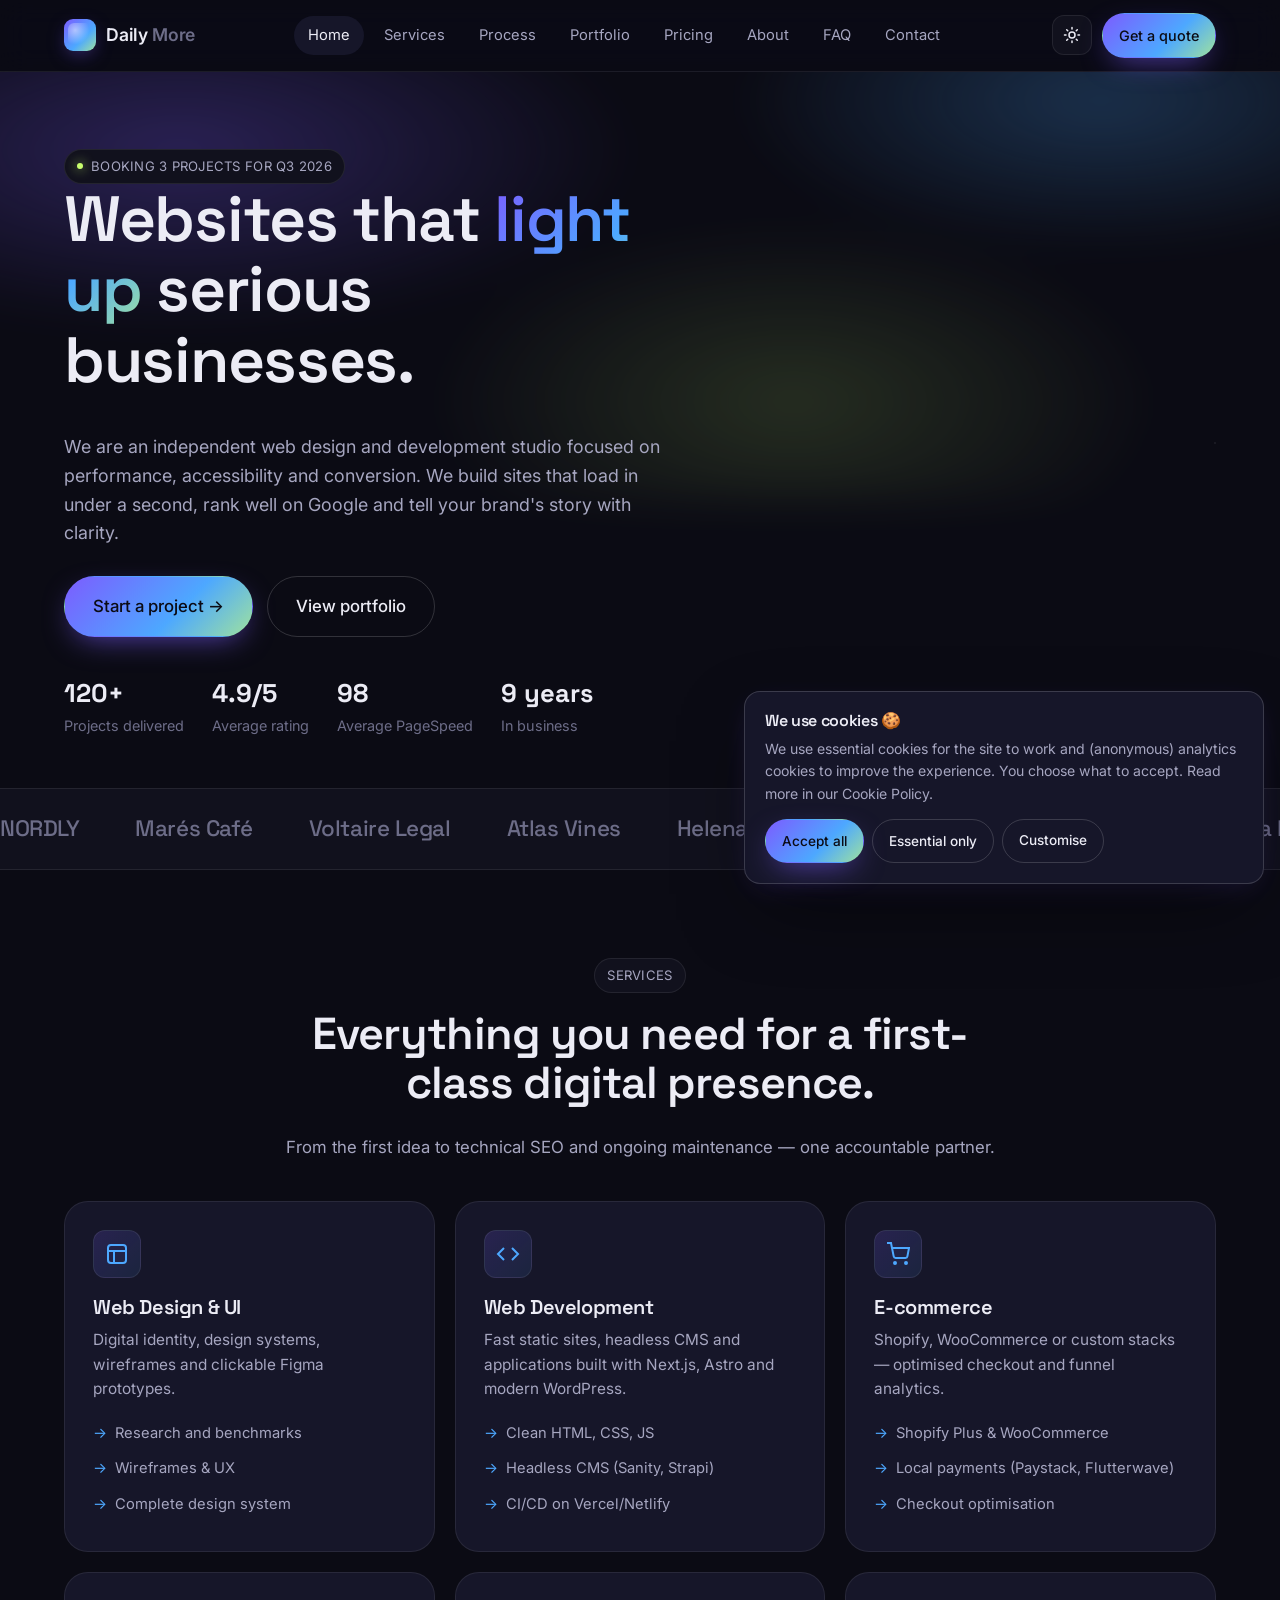
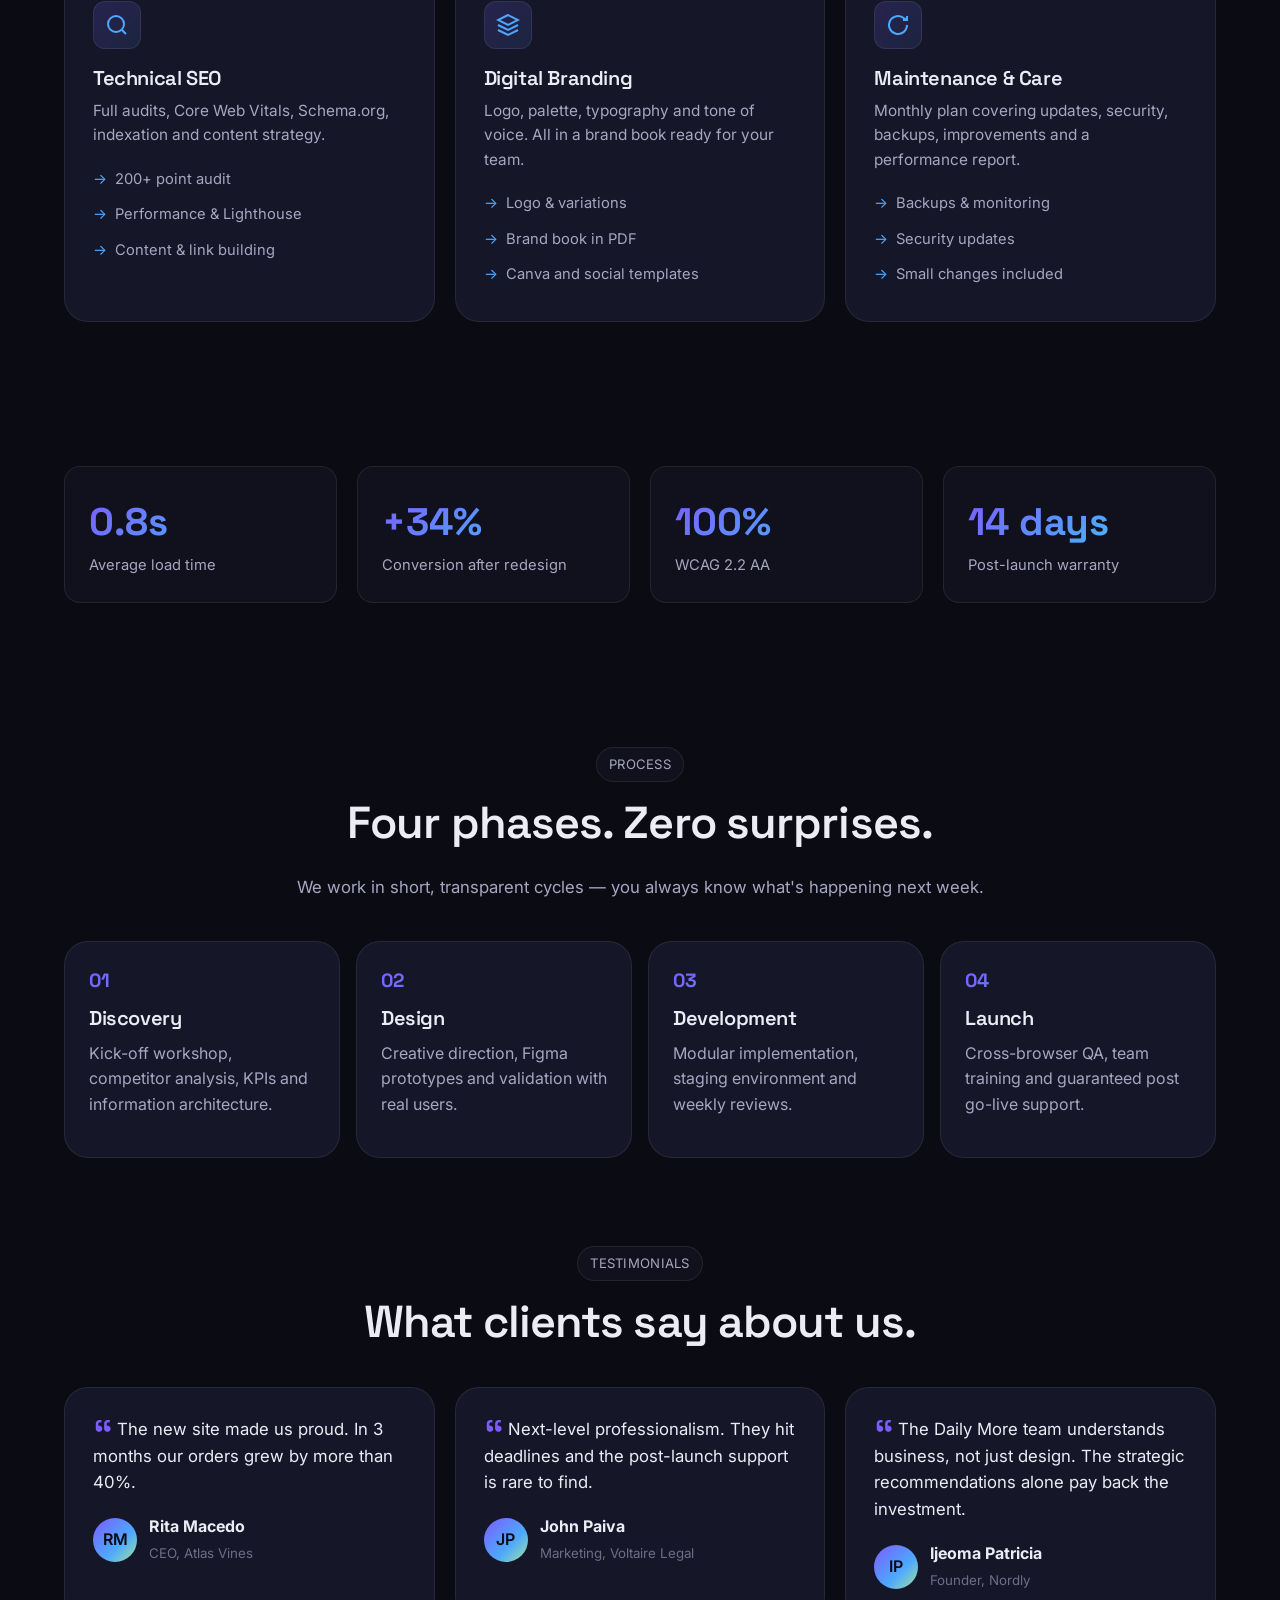
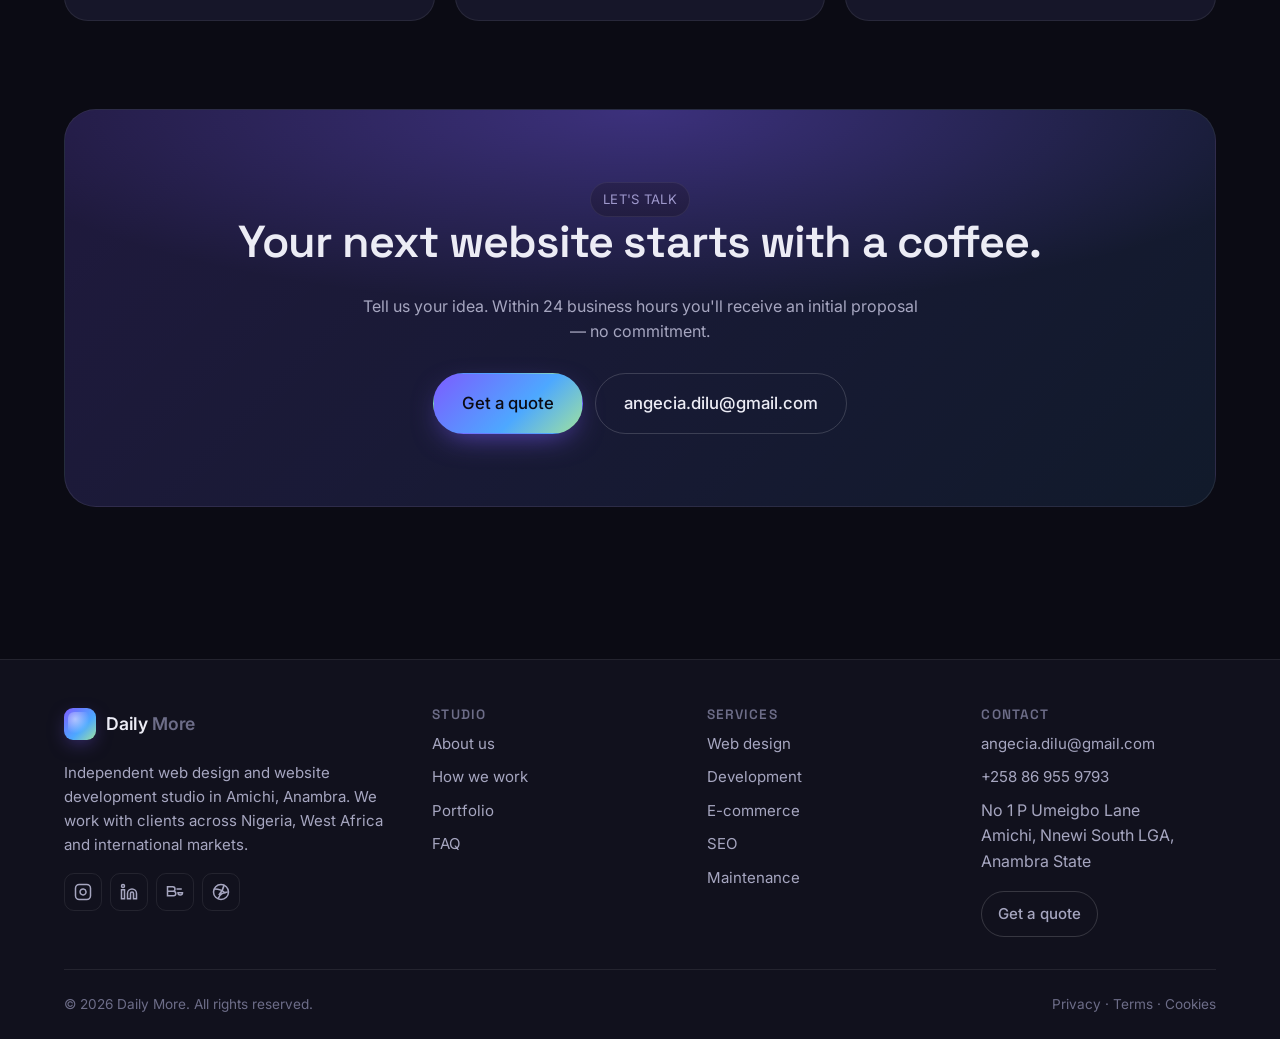
<file: index.html>
<!DOCTYPE html>
<html lang="en">
<head>
  <meta charset="UTF-8">
  <meta name="viewport" content="width=device-width, initial-scale=1.0">
  <title>Daily More — Web Design & Website Development</title>
  <meta name="description" content="A web design and development studio focused on fast, accessible websites that convert. Branding, e-commerce, technical SEO and ongoing care.">
  <meta name="keywords" content="web design, website development, web development, e-commerce, SEO, responsive design, Nigeria, Anambra, Amichi">
  <meta name="author" content="Daily More">
  <meta name="robots" content="index, follow">
  <meta name="theme-color" content="#0b0b14">
  <link rel="canonical" href="https://www.daily-more.info/">
  <link rel="icon" type="image/svg+xml" href="assets/img/favicon.svg">
  <link rel="manifest" href="manifest.webmanifest">

  <!-- Open Graph -->
  <meta property="og:type" content="website">
  <meta property="og:title" content="Daily More — Web Design & Website Development">
  <meta property="og:description" content="Fast, accessible websites with above-average conversion rates. Amichi, Anambra, Nigeria.">
  <meta property="og:url" content="https://www.daily-more.info/">
  <meta property="og:image" content="https://www.daily-more.info/assets/img/og.png">
  <meta name="twitter:card" content="summary_large_image">

  <link rel="preconnect" href="https://fonts.googleapis.com">
  <link rel="preconnect" href="https://fonts.gstatic.com" crossorigin>
  <link href="https://fonts.googleapis.com/css2?family=Inter:wght@400;500;600&family=Space+Grotesk:wght@500;600;700&display=swap" rel="stylesheet">
  <link rel="stylesheet" href="assets/css/styles.css">

  <script type="application/ld+json">
  {
    "@context": "https://schema.org",
    "@type": "ProfessionalService",
    "name": "Daily More",
    "alternateName": "Lumen Studio",
    "image": "https://www.daily-more.info/assets/img/favicon.svg",
    "url": "https://www.daily-more.info/",
    "telephone": "+258 86 955 9793",
    "priceRange": "$$",
    "address": {
      "@type": "PostalAddress",
      "streetAddress": "No 1 P Umeigbo Lane",
      "addressLocality": "Amichi, Nnewi South LGA",
      "addressRegion": "Anambra",
      "addressCountry": "NG"
    },
    "areaServed": ["Nigeria", "West Africa", "International"],
    "sameAs": ["https://www.linkedin.com/", "https://www.behance.net/", "https://dribbble.com/"]
  }
  </script>
</head>
<body>
  <a class="skip" href="#main">Skip to content</a>

  <header class="site-header">
    <div class="container">
      <a href="index.html" class="brand" aria-label="Daily More — home">
        <span class="brand-mark" aria-hidden="true"></span>
        <span>Daily<span class="muted"> More</span></span>
      </a>
      <nav class="nav" aria-label="Main navigation">
        <a href="index.html">Home</a>
        <a href="servicos.html">Services</a>
        <a href="processo.html">Process</a>
        <a href="portfolio.html">Portfolio</a>
        <a href="precos.html">Pricing</a>
        <a href="sobre.html">About</a>
        <a href="faq.html">FAQ</a>
        <a href="contacto.html">Contact</a>
      </nav>
      <div class="nav-actions">
        <button class="theme-toggle" data-theme-toggle aria-label="Toggle light/dark theme" title="Toggle theme">
          <svg width="18" height="18" viewBox="0 0 24 24" fill="none" stroke="currentColor" stroke-width="2" stroke-linecap="round" stroke-linejoin="round"><circle cx="12" cy="12" r="4"/><path d="M12 2v2M12 20v2M4.93 4.93l1.41 1.41M17.66 17.66l1.41 1.41M2 12h2M20 12h2M4.93 19.07l1.41-1.41M17.66 6.34l1.41-1.41"/></svg>
        </button>
        <a href="contacto.html" class="btn btn-primary btn-sm">Get a quote</a>
        <button class="menu-toggle" data-menu-toggle aria-label="Open menu">
          <svg width="20" height="20" viewBox="0 0 24 24" fill="none" stroke="currentColor" stroke-width="2" stroke-linecap="round"><path d="M3 6h18M3 12h18M3 18h18"/></svg>
        </button>
      </div>
    </div>
  </header>

  <main id="main">
    <!-- HERO -->
    <section class="hero">
      <div class="container hero-grid">
        <div class="reveal">
          <span class="eyebrow"><i class="dot"></i> Booking 3 projects for Q3 2026</span>
          <h1>Websites that <span>light up</span> serious businesses.</h1>
          <p class="lead">We are an independent web design and development studio focused on performance, accessibility and conversion. We build sites that load in under a second, rank well on Google and tell your brand's story with clarity.</p>
          <div class="hero-cta">
            <a href="contacto.html" class="btn btn-primary btn-lg">Start a project →</a>
            <a href="portfolio.html" class="btn btn-ghost btn-lg">View portfolio</a>
          </div>
          <div class="hero-meta">
            <div><strong>120+</strong><span>Projects delivered</span></div>
            <div><strong>4.9/5</strong><span>Average rating</span></div>
            <div><strong>98</strong><span>Average PageSpeed</span></div>
            <div><strong>9 years</strong><span>In business</span></div>
          </div>
        </div>
        <div class="hero-art reveal" aria-hidden="true">
          <div class="browser">
            <div class="browser-bar"><i></i><i></i><i></i></div>
            <div class="browser-body">
              <div class="skel lg"></div>
              <div class="skel md"></div>
              <div class="skel sm"></div>
              <div class="skel block"></div>
              <div class="skel md"></div>
              <div class="skel sm"></div>
            </div>
          </div>
        </div>
      </div>
    </section>

    <!-- LOGOS -->
    <section class="logos" aria-label="Clients">
      <div class="logos-track">
        <span>NORDLY</span><span>Marés Café</span><span>Voltaire Legal</span><span>Atlas Vines</span>
        <span>Helena & Sá</span><span>Pinhal Bio</span><span>Studio Krivt</span><span>Câmara Health</span>
        <span>NORDLY</span><span>Marés Café</span><span>Voltaire Legal</span><span>Atlas Vines</span>
        <span>Helena & Sá</span><span>Pinhal Bio</span><span>Studio Krivt</span><span>Câmara Health</span>
      </div>
    </section>

    <!-- SERVICES -->
    <section class="section">
      <div class="container">
        <div class="section-head reveal">
          <span class="eyebrow">Services</span>
          <h2>Everything you need for a first-class digital presence.</h2>
          <p>From the first idea to technical SEO and ongoing maintenance — one accountable partner.</p>
        </div>
        <div class="cards cols-3">
          <article class="card reveal">
            <div class="icon" aria-hidden="true">
              <svg width="24" height="24" viewBox="0 0 24 24" fill="none" stroke="currentColor" stroke-width="2"><rect x="3" y="3" width="18" height="18" rx="3"/><path d="M3 9h18M9 21V9"/></svg>
            </div>
            <h3>Web Design & UI</h3>
            <p>Digital identity, design systems, wireframes and clickable Figma prototypes.</p>
            <ul><li>Research and benchmarks</li><li>Wireframes & UX</li><li>Complete design system</li></ul>
          </article>
          <article class="card reveal">
            <div class="icon" aria-hidden="true">
              <svg width="24" height="24" viewBox="0 0 24 24" fill="none" stroke="currentColor" stroke-width="2"><path d="M16 18l6-6-6-6M8 6L2 12l6 6"/></svg>
            </div>
            <h3>Web Development</h3>
            <p>Fast static sites, headless CMS and applications built with Next.js, Astro and modern WordPress.</p>
            <ul><li>Clean HTML, CSS, JS</li><li>Headless CMS (Sanity, Strapi)</li><li>CI/CD on Vercel/Netlify</li></ul>
          </article>
          <article class="card reveal">
            <div class="icon" aria-hidden="true">
              <svg width="24" height="24" viewBox="0 0 24 24" fill="none" stroke="currentColor" stroke-width="2"><circle cx="9" cy="21" r="1"/><circle cx="20" cy="21" r="1"/><path d="M1 1h4l2.7 13.4a2 2 0 0 0 2 1.6h9.7a2 2 0 0 0 2-1.6L23 6H6"/></svg>
            </div>
            <h3>E-commerce</h3>
            <p>Shopify, WooCommerce or custom stacks — optimised checkout and funnel analytics.</p>
            <ul><li>Shopify Plus & WooCommerce</li><li>Local payments (Paystack, Flutterwave)</li><li>Checkout optimisation</li></ul>
          </article>
          <article class="card reveal">
            <div class="icon" aria-hidden="true">
              <svg width="24" height="24" viewBox="0 0 24 24" fill="none" stroke="currentColor" stroke-width="2"><circle cx="11" cy="11" r="8"/><path d="m21 21-4.3-4.3"/></svg>
            </div>
            <h3>Technical SEO</h3>
            <p>Full audits, Core Web Vitals, Schema.org, indexation and content strategy.</p>
            <ul><li>200+ point audit</li><li>Performance & Lighthouse</li><li>Content & link building</li></ul>
          </article>
          <article class="card reveal">
            <div class="icon" aria-hidden="true">
              <svg width="24" height="24" viewBox="0 0 24 24" fill="none" stroke="currentColor" stroke-width="2"><path d="M12 2 2 7l10 5 10-5-10-5zM2 17l10 5 10-5M2 12l10 5 10-5"/></svg>
            </div>
            <h3>Digital Branding</h3>
            <p>Logo, palette, typography and tone of voice. All in a brand book ready for your team.</p>
            <ul><li>Logo & variations</li><li>Brand book in PDF</li><li>Canva and social templates</li></ul>
          </article>
          <article class="card reveal">
            <div class="icon" aria-hidden="true">
              <svg width="24" height="24" viewBox="0 0 24 24" fill="none" stroke="currentColor" stroke-width="2"><path d="M21 12a9 9 0 1 1-3-6.7L21 7"/><path d="M21 3v4h-4"/></svg>
            </div>
            <h3>Maintenance & Care</h3>
            <p>Monthly plan covering updates, security, backups, improvements and a performance report.</p>
            <ul><li>Backups & monitoring</li><li>Security updates</li><li>Small changes included</li></ul>
          </article>
        </div>
      </div>
    </section>

    <!-- STATS -->
    <section class="section-tight">
      <div class="container">
        <div class="stats reveal">
          <div class="stat"><strong>0.8s</strong><span>Average load time</span></div>
          <div class="stat"><strong>+34%</strong><span>Conversion after redesign</span></div>
          <div class="stat"><strong>100%</strong><span>WCAG 2.2 AA</span></div>
          <div class="stat"><strong>14 days</strong><span>Post-launch warranty</span></div>
        </div>
      </div>
    </section>

    <!-- PROCESS -->
    <section class="section">
      <div class="container">
        <div class="section-head reveal">
          <span class="eyebrow">Process</span>
          <h2>Four phases. Zero surprises.</h2>
          <p>We work in short, transparent cycles — you always know what's happening next week.</p>
        </div>
        <div class="process">
          <div class="process-step reveal">
            <h3>Discovery</h3>
            <p>Kick-off workshop, competitor analysis, KPIs and information architecture.</p>
          </div>
          <div class="process-step reveal">
            <h3>Design</h3>
            <p>Creative direction, Figma prototypes and validation with real users.</p>
          </div>
          <div class="process-step reveal">
            <h3>Development</h3>
            <p>Modular implementation, staging environment and weekly reviews.</p>
          </div>
          <div class="process-step reveal">
            <h3>Launch</h3>
            <p>Cross-browser QA, team training and guaranteed post go-live support.</p>
          </div>
        </div>
      </div>
    </section>

    <!-- TESTIMONIALS -->
    <section class="section">
      <div class="container">
        <div class="section-head reveal">
          <span class="eyebrow">Testimonials</span>
          <h2>What clients say about us.</h2>
        </div>
        <div class="cards cols-3">
          <div class="testimonial reveal">
            <blockquote>The new site made us proud. In 3 months our orders grew by more than 40%.</blockquote>
            <div class="author"><span class="avatar">RM</span><div><strong>Rita Macedo</strong><br><small>CEO, Atlas Vines</small></div></div>
          </div>
          <div class="testimonial reveal">
            <blockquote>Next-level professionalism. They hit deadlines and the post-launch support is rare to find.</blockquote>
            <div class="author"><span class="avatar">JP</span><div><strong>John Paiva</strong><br><small>Marketing, Voltaire Legal</small></div></div>
          </div>
          <div class="testimonial reveal">
            <blockquote>The Daily More team understands business, not just design. The strategic recommendations alone pay back the investment.</blockquote>
            <div class="author"><span class="avatar">IP</span><div><strong>Ijeoma Patricia</strong><br><small>Founder, Nordly</small></div></div>
          </div>
        </div>
      </div>
    </section>

    <!-- CTA -->
    <section class="section">
      <div class="container">
        <div class="cta-banner reveal">
          <span class="eyebrow">Let's talk</span>
          <h2>Your next website starts with a coffee.</h2>
          <p>Tell us your idea. Within 24 business hours you'll receive an initial proposal — no commitment.</p>
          <div class="row center">
            <a href="contacto.html" class="btn btn-primary btn-lg">Get a quote</a>
            <a href="mailto:angecia.dilu@gmail.com" class="btn btn-ghost btn-lg">angecia.dilu@gmail.com</a>
          </div>
        </div>
      </div>
    </section>
  </main>

  <footer class="site-footer">
    <div class="container">
      <div class="footer-grid">
        <div>
          <a href="index.html" class="brand"><span class="brand-mark"></span><span>Daily<span class="muted"> More</span></span></a>
          <p class="dim" style="margin-top:14px;">Independent web design and website development studio in Amichi, Anambra. We work with clients across Nigeria, West Africa and international markets.</p>
          <div class="socials" aria-label="Social media">
            <a href="#" aria-label="Instagram"><svg width="18" height="18" viewBox="0 0 24 24" fill="none" stroke="currentColor" stroke-width="2"><rect x="2" y="2" width="20" height="20" rx="5"/><path d="M16 11.4A4 4 0 1 1 12.6 8 4 4 0 0 1 16 11.4z"/><path d="M17.5 6.5h.01"/></svg></a>
            <a href="#" aria-label="LinkedIn"><svg width="18" height="18" viewBox="0 0 24 24" fill="none" stroke="currentColor" stroke-width="2"><path d="M16 8a6 6 0 0 1 6 6v7h-4v-7a2 2 0 0 0-4 0v7h-4v-7a6 6 0 0 1 6-6z"/><rect x="2" y="9" width="4" height="12"/><circle cx="4" cy="4" r="2"/></svg></a>
            <a href="#" aria-label="Behance"><svg width="18" height="18" viewBox="0 0 24 24" fill="none" stroke="currentColor" stroke-width="2"><path d="M2 5h7a3 3 0 0 1 0 6H2zM2 11h8a3 3 0 0 1 0 6H2zM14 8h7M16 13h6a3 3 0 0 1-6 0z"/></svg></a>
            <a href="#" aria-label="Dribbble"><svg width="18" height="18" viewBox="0 0 24 24" fill="none" stroke="currentColor" stroke-width="2"><circle cx="12" cy="12" r="10"/><path d="M8 21c2-6 8-9 13-9M3 8c5 0 11 1 15 6M16 3c-1 5-3 9-7 13"/></svg></a>
          </div>
        </div>
        <div>
          <h4>Studio</h4>
          <ul>
            <li><a href="sobre.html">About us</a></li>
            <li><a href="processo.html">How we work</a></li>
            <li><a href="portfolio.html">Portfolio</a></li>
            <li><a href="faq.html">FAQ</a></li>
          </ul>
        </div>
        <div>
          <h4>Services</h4>
          <ul>
            <li><a href="servicos.html">Web design</a></li>
            <li><a href="servicos.html">Development</a></li>
            <li><a href="servicos.html">E-commerce</a></li>
            <li><a href="servicos.html">SEO</a></li>
            <li><a href="servicos.html">Maintenance</a></li>
          </ul>
        </div>
        <div>
          <h4>Contact</h4>
          <ul>
            <li><a href="mailto:angecia.dilu@gmail.com">angecia.dilu@gmail.com</a></li>
            <li><a href="tel:+258869559793">+258 86 955 9793</a></li>
            <li class="dim">No 1 P Umeigbo Lane<br>Amichi, Nnewi South LGA, Anambra State</li>
            <li><a href="contacto.html" class="btn btn-ghost btn-sm" style="margin-top:8px;">Get a quote</a></li>
          </ul>
        </div>
      </div>
      <div class="legal-row">
        <span>© <span data-year>2026</span> Daily More. All rights reserved.</span>
        <span>
          <a href="politica-privacidade.html">Privacy</a> ·
          <a href="termos-servico.html">Terms</a> ·
          <a href="politica-cookies.html">Cookies</a>
        </span>
      </div>
    </div>
  </footer>

  <!-- Cookie banner -->
  <div class="cookie-banner" data-cookie-banner role="dialog" aria-live="polite" aria-label="Cookie notice">
    <h4>We use cookies 🍪</h4>
    <p>We use essential cookies for the site to work and (anonymous) analytics cookies to improve the experience. You choose what to accept. Read more in our <a href="politica-cookies.html">Cookie Policy</a>.</p>
    <div class="actions">
      <button class="btn btn-primary" data-cookie-action="accept-all">Accept all</button>
      <button class="btn btn-ghost" data-cookie-action="essential">Essential only</button>
      <a class="btn btn-ghost" href="politica-cookies.html">Customise</a>
    </div>
  </div>

  <script src="assets/js/main.js" defer></script>
</body>
</html>
</file>
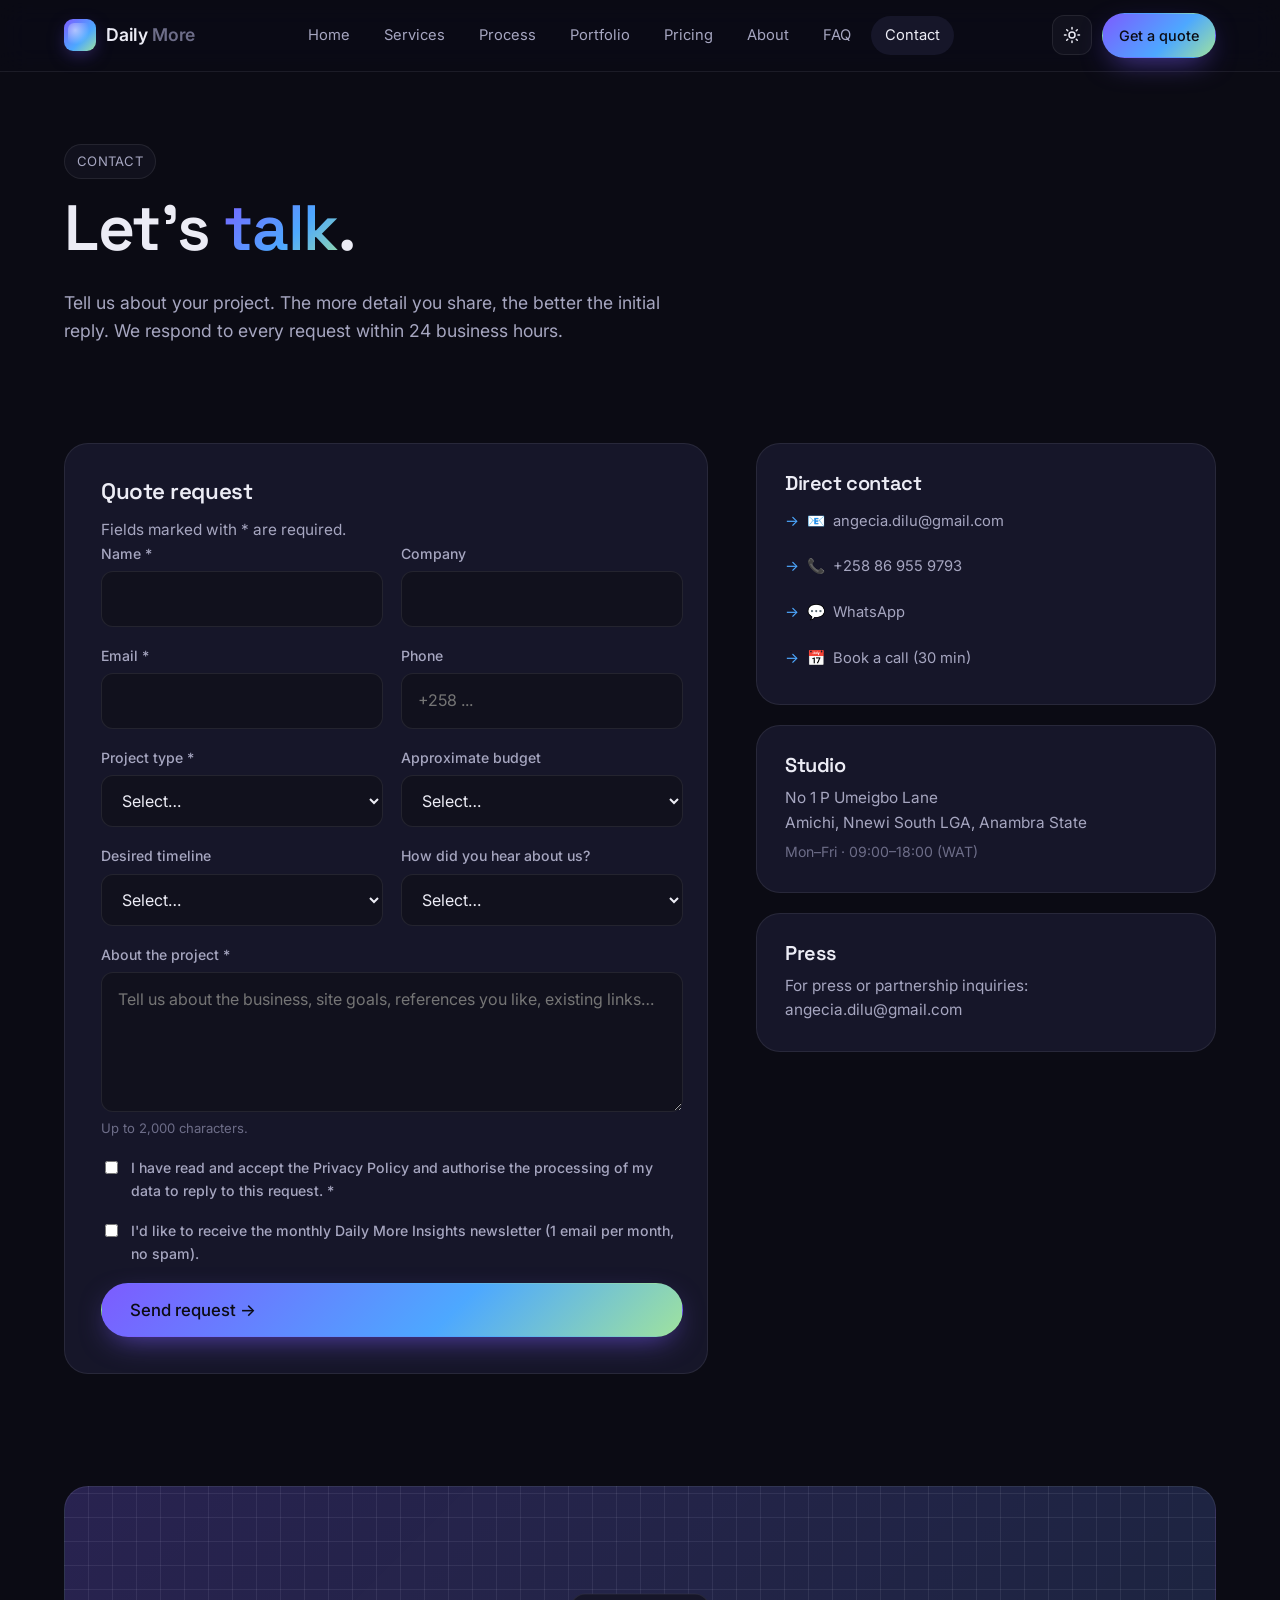
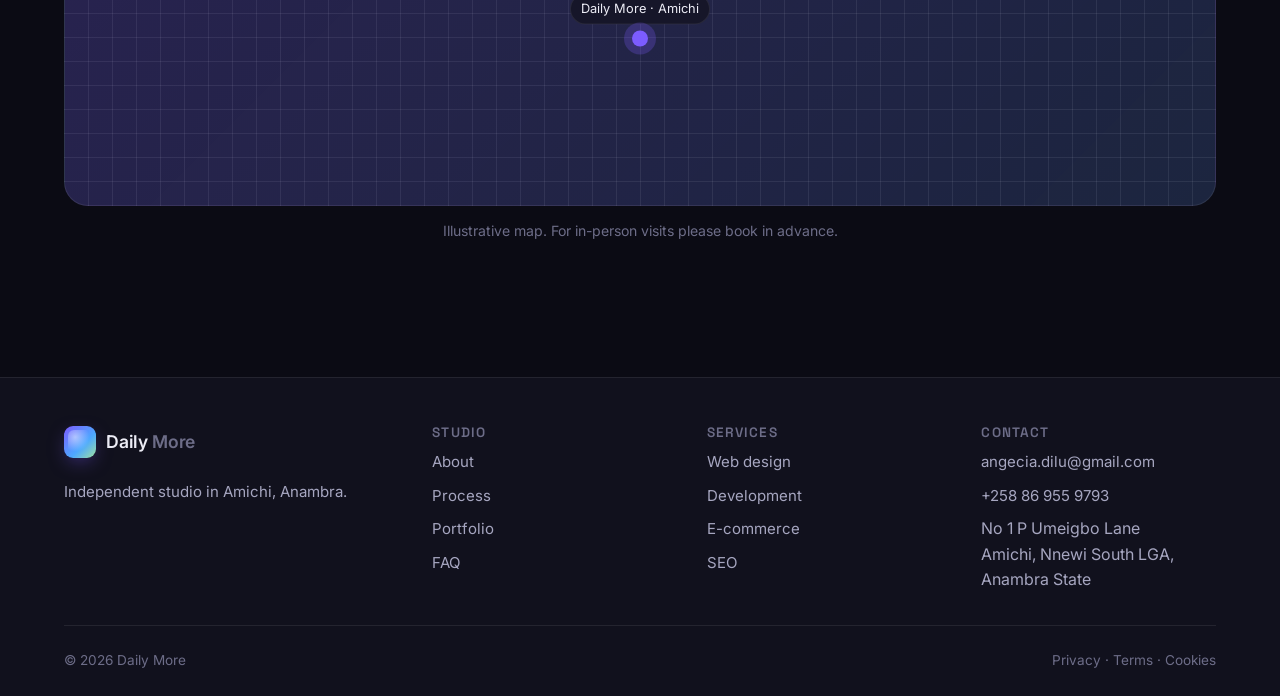
<file: contacto.html>
<!DOCTYPE html>
<html lang="en">
<head>
  <meta charset="UTF-8">
  <meta name="viewport" content="width=device-width, initial-scale=1.0">
  <title>Contact — Daily More</title>
  <meta name="description" content="Get in touch. Quote request, briefing or just a coffee — we reply within 24 business hours.">
  <link rel="canonical" href="https://www.daily-more.info/contacto.html">
  <link rel="icon" type="image/svg+xml" href="assets/img/favicon.svg">
  <meta name="theme-color" content="#0b0b14">
  <link rel="preconnect" href="https://fonts.googleapis.com">
  <link rel="preconnect" href="https://fonts.gstatic.com" crossorigin>
  <link href="https://fonts.googleapis.com/css2?family=Inter:wght@400;500;600&family=Space+Grotesk:wght@500;600;700&display=swap" rel="stylesheet">
  <link rel="stylesheet" href="assets/css/styles.css">
</head>
<body>
  <a class="skip" href="#main">Skip to content</a>
  <header class="site-header">
    <div class="container">
      <a href="index.html" class="brand"><span class="brand-mark"></span><span>Daily<span class="muted"> More</span></span></a>
      <nav class="nav"><a href="index.html">Home</a><a href="servicos.html">Services</a><a href="processo.html">Process</a><a href="portfolio.html">Portfolio</a><a href="precos.html">Pricing</a><a href="sobre.html">About</a><a href="faq.html">FAQ</a><a href="contacto.html">Contact</a></nav>
      <div class="nav-actions">
        <button class="theme-toggle" data-theme-toggle aria-label="Toggle theme"><svg width="18" height="18" viewBox="0 0 24 24" fill="none" stroke="currentColor" stroke-width="2" stroke-linecap="round" stroke-linejoin="round"><circle cx="12" cy="12" r="4"/><path d="M12 2v2M12 20v2M4.93 4.93l1.41 1.41M17.66 17.66l1.41 1.41M2 12h2M20 12h2M4.93 19.07l1.41-1.41M17.66 6.34l1.41-1.41"/></svg></button>
        <a href="contacto.html" class="btn btn-primary btn-sm">Get a quote</a>
        <button class="menu-toggle" data-menu-toggle aria-label="Open menu"><svg width="20" height="20" viewBox="0 0 24 24" fill="none" stroke="currentColor" stroke-width="2"><path d="M3 6h18M3 12h18M3 18h18"/></svg></button>
      </div>
    </div>
  </header>

  <main id="main">
    <section class="page-head">
      <div class="container reveal">
        <span class="eyebrow">Contact</span>
        <h1>Let's <span class="gradient-text">talk</span>.</h1>
        <p>Tell us about your project. The more detail you share, the better the initial reply. We respond to every request within 24 business hours.</p>
      </div>
    </section>

    <section class="section-tight">
      <div class="container">
        <div style="display:grid;grid-template-columns:1.4fr 1fr;gap:48px;align-items:start;">
          <div class="card reveal" style="padding:36px;">
            <h2 style="font-size:1.4rem;">Quote request</h2>
            <p>Fields marked with * are required.</p>
            <form data-contact-form novalidate aria-label="Contact form">
              <div class="form-grid">
                <div class="field">
                  <label for="name">Name *</label>
                  <input id="name" name="name" type="text" required autocomplete="name">
                </div>
                <div class="field">
                  <label for="company">Company</label>
                  <input id="company" name="company" type="text" autocomplete="organization">
                </div>
                <div class="field">
                  <label for="email">Email *</label>
                  <input id="email" name="email" type="email" required autocomplete="email">
                </div>
                <div class="field">
                  <label for="phone">Phone</label>
                  <input id="phone" name="phone" type="tel" autocomplete="tel" placeholder="+258 ...">
                </div>
                <div class="field">
                  <label for="project-type">Project type *</label>
                  <select id="project-type" name="project_type" required>
                    <option value="">Select…</option>
                    <option>Corporate site</option>
                    <option>Online store (e-commerce)</option>
                    <option>SaaS platform</option>
                    <option>Digital branding</option>
                    <option>Redesign / migration</option>
                    <option>Technical SEO</option>
                    <option>Maintenance</option>
                    <option>Other</option>
                  </select>
                </div>
                <div class="field">
                  <label for="budget">Approximate budget</label>
                  <select id="budget" name="budget">
                    <option value="">Select…</option>
                    <option>Up to $3,000</option>
                    <option>$3,000 – $6,000</option>
                    <option>$6,000 – $12,000</option>
                    <option>$12,000 – $25,000</option>
                    <option>$25,000 +</option>
                    <option>Not sure yet</option>
                  </select>
                </div>
                <div class="field">
                  <label for="timeline">Desired timeline</label>
                  <select id="timeline" name="timeline">
                    <option value="">Select…</option>
                    <option>No rush (4+ months)</option>
                    <option>Next 2–3 months</option>
                    <option>Next month</option>
                    <option>Urgent (weeks)</option>
                  </select>
                </div>
                <div class="field">
                  <label for="source">How did you hear about us?</label>
                  <select id="source" name="source">
                    <option value="">Select…</option>
                    <option>Google search</option>
                    <option>Recommendation</option>
                    <option>Social media</option>
                    <option>Portfolio (Behance, Dribbble)</option>
                    <option>Event / talk</option>
                    <option>Other</option>
                  </select>
                </div>
                <div class="field full">
                  <label for="message">About the project *</label>
                  <textarea id="message" name="message" required placeholder="Tell us about the business, site goals, references you like, existing links…"></textarea>
                  <span class="hint">Up to 2,000 characters.</span>
                </div>
                <div class="field full">
                  <label class="checkbox">
                    <input type="checkbox" name="privacy" required>
                    <span>I have read and accept the <a href="politica-privacidade.html">Privacy Policy</a> and authorise the processing of my data to reply to this request. *</span>
                  </label>
                </div>
                <div class="field full">
                  <label class="checkbox">
                    <input type="checkbox" name="newsletter">
                    <span>I'd like to receive the monthly Daily More Insights newsletter (1 email per month, no spam).</span>
                  </label>
                </div>
                <div class="field full">
                  <button type="submit" class="btn btn-primary btn-lg">Send request →</button>
                </div>
              </div>
              <div class="form-status" role="status" aria-live="polite"></div>
            </form>
          </div>

          <div class="reveal">
            <div class="card" style="margin-bottom:20px;">
              <h3>Direct contact</h3>
              <ul style="list-style:none;padding:0;margin:0;display:grid;gap:10px;">
                <li>📧 <a href="mailto:angecia.dilu@gmail.com">angecia.dilu@gmail.com</a></li>
                <li>📞 <a href="tel:+258869559793">+258 86 955 9793</a></li>
                <li>💬 <a href="https://wa.me/258869559793" target="_blank" rel="noopener">WhatsApp</a></li>
                <li>📅 <a href="#" target="_blank" rel="noopener">Book a call (30 min)</a></li>
              </ul>
            </div>
            <div class="card" style="margin-bottom:20px;">
              <h3>Studio</h3>
              <p class="dim" style="margin:0 0 6px;">No 1 P Umeigbo Lane<br>Amichi, Nnewi South LGA, Anambra State</p>
              <p class="muted" style="margin:0;font-size:.88rem;">Mon–Fri · 09:00–18:00 (WAT)</p>
            </div>
            <div class="card">
              <h3>Press</h3>
              <p class="dim" style="margin:0;">For press or partnership inquiries: <a href="mailto:angecia.dilu@gmail.com">angecia.dilu@gmail.com</a></p>
            </div>
          </div>
        </div>
      </div>
    </section>

    <section class="section-tight">
      <div class="container">
        <div class="map reveal" aria-label="Studio location in Amichi, Anambra">
          <div class="pin"><small>Daily More · Amichi</small><span class="dot"></span></div>
        </div>
        <p class="muted center" style="margin-top:14px;font-size:.88rem;">Illustrative map. For in-person visits please book in advance.</p>
      </div>
    </section>
  </main>

  <footer class="site-footer">
    <div class="container">
      <div class="footer-grid">
        <div><a href="index.html" class="brand"><span class="brand-mark"></span><span>Daily<span class="muted"> More</span></span></a><p class="dim" style="margin-top:14px;">Independent studio in Amichi, Anambra.</p></div>
        <div><h4>Studio</h4><ul><li><a href="sobre.html">About</a></li><li><a href="processo.html">Process</a></li><li><a href="portfolio.html">Portfolio</a></li><li><a href="faq.html">FAQ</a></li></ul></div>
        <div><h4>Services</h4><ul><li><a href="servicos.html">Web design</a></li><li><a href="servicos.html">Development</a></li><li><a href="servicos.html">E-commerce</a></li><li><a href="servicos.html">SEO</a></li></ul></div>
        <div><h4>Contact</h4><ul><li><a href="mailto:angecia.dilu@gmail.com">angecia.dilu@gmail.com</a></li><li><a href="tel:+258869559793">+258 86 955 9793</a></li><li class="dim">No 1 P Umeigbo Lane<br>Amichi, Nnewi South LGA, Anambra State</li></ul></div>
      </div>
      <div class="legal-row">
        <span>© <span data-year>2026</span> Daily More</span>
        <span><a href="politica-privacidade.html">Privacy</a> · <a href="termos-servico.html">Terms</a> · <a href="politica-cookies.html">Cookies</a></span>
      </div>
    </div>
  </footer>
  <script src="assets/js/main.js" defer></script>
</body>
</html>
</file>
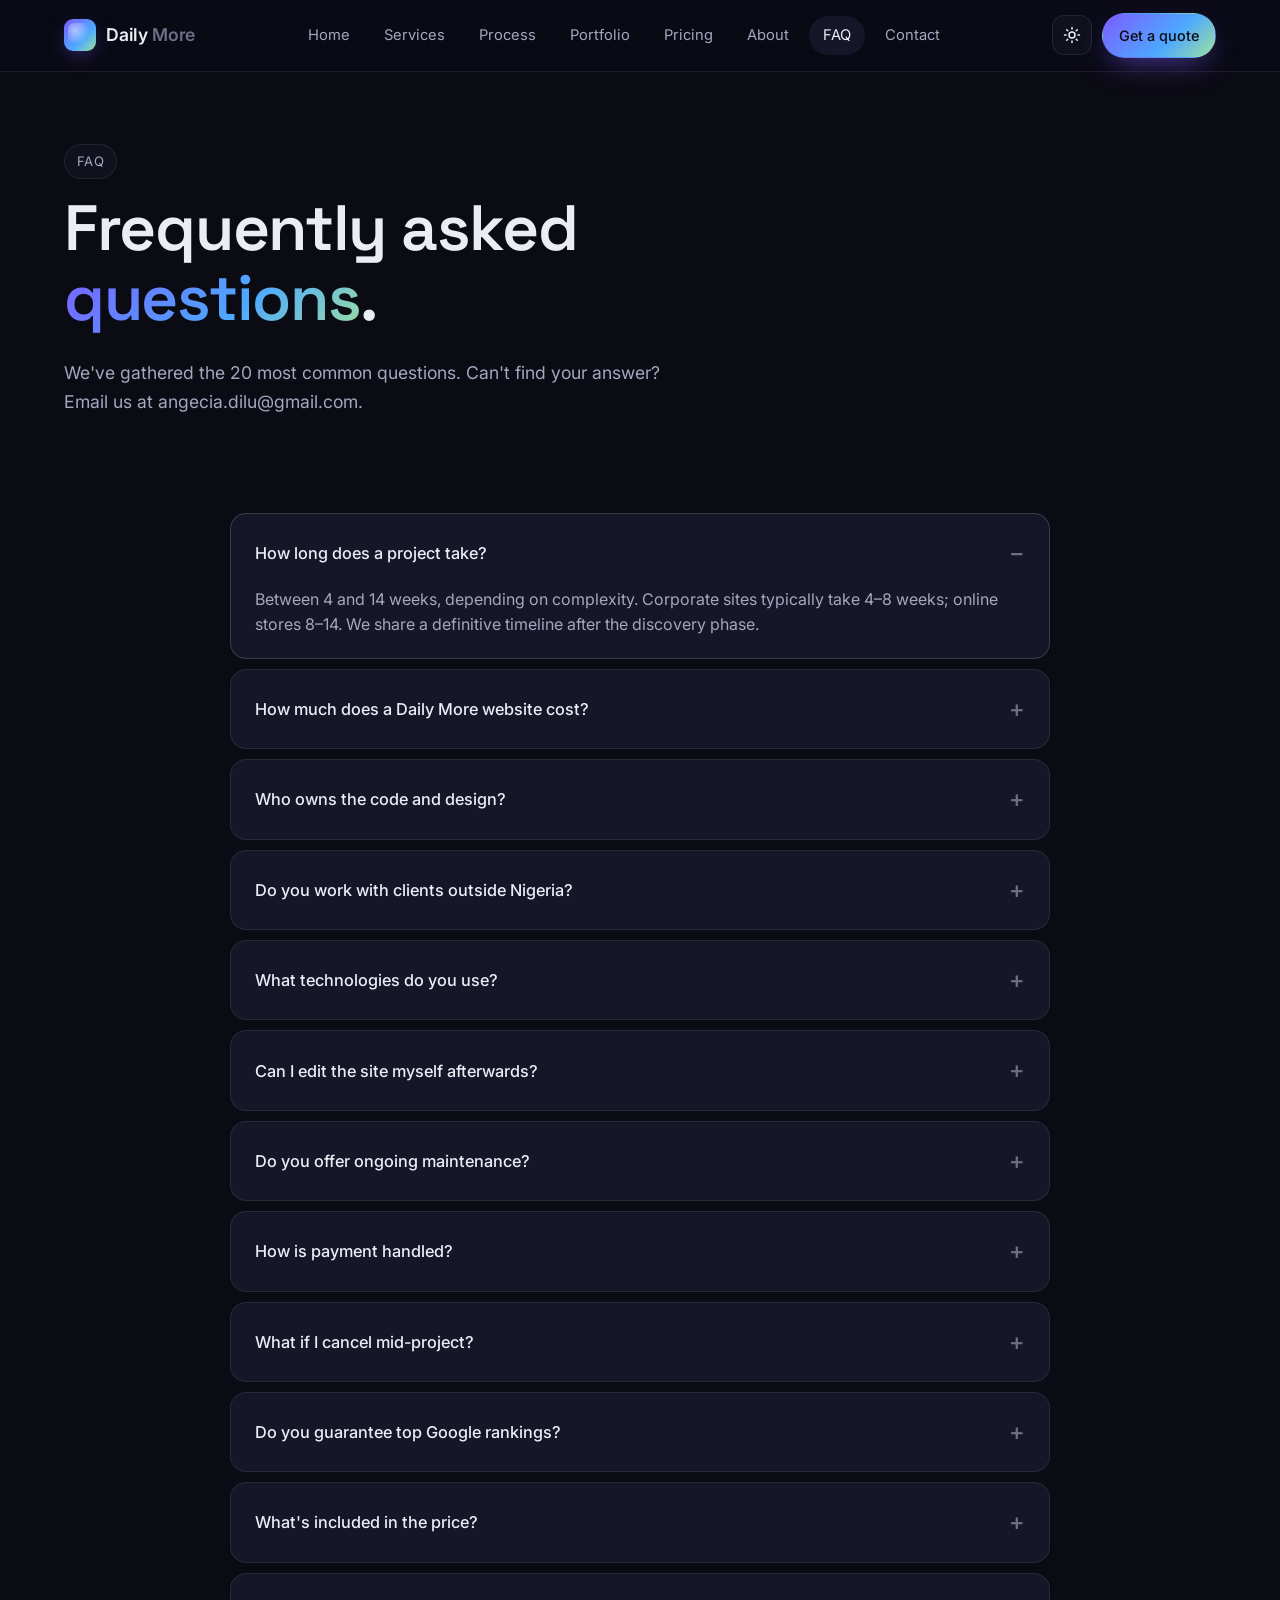
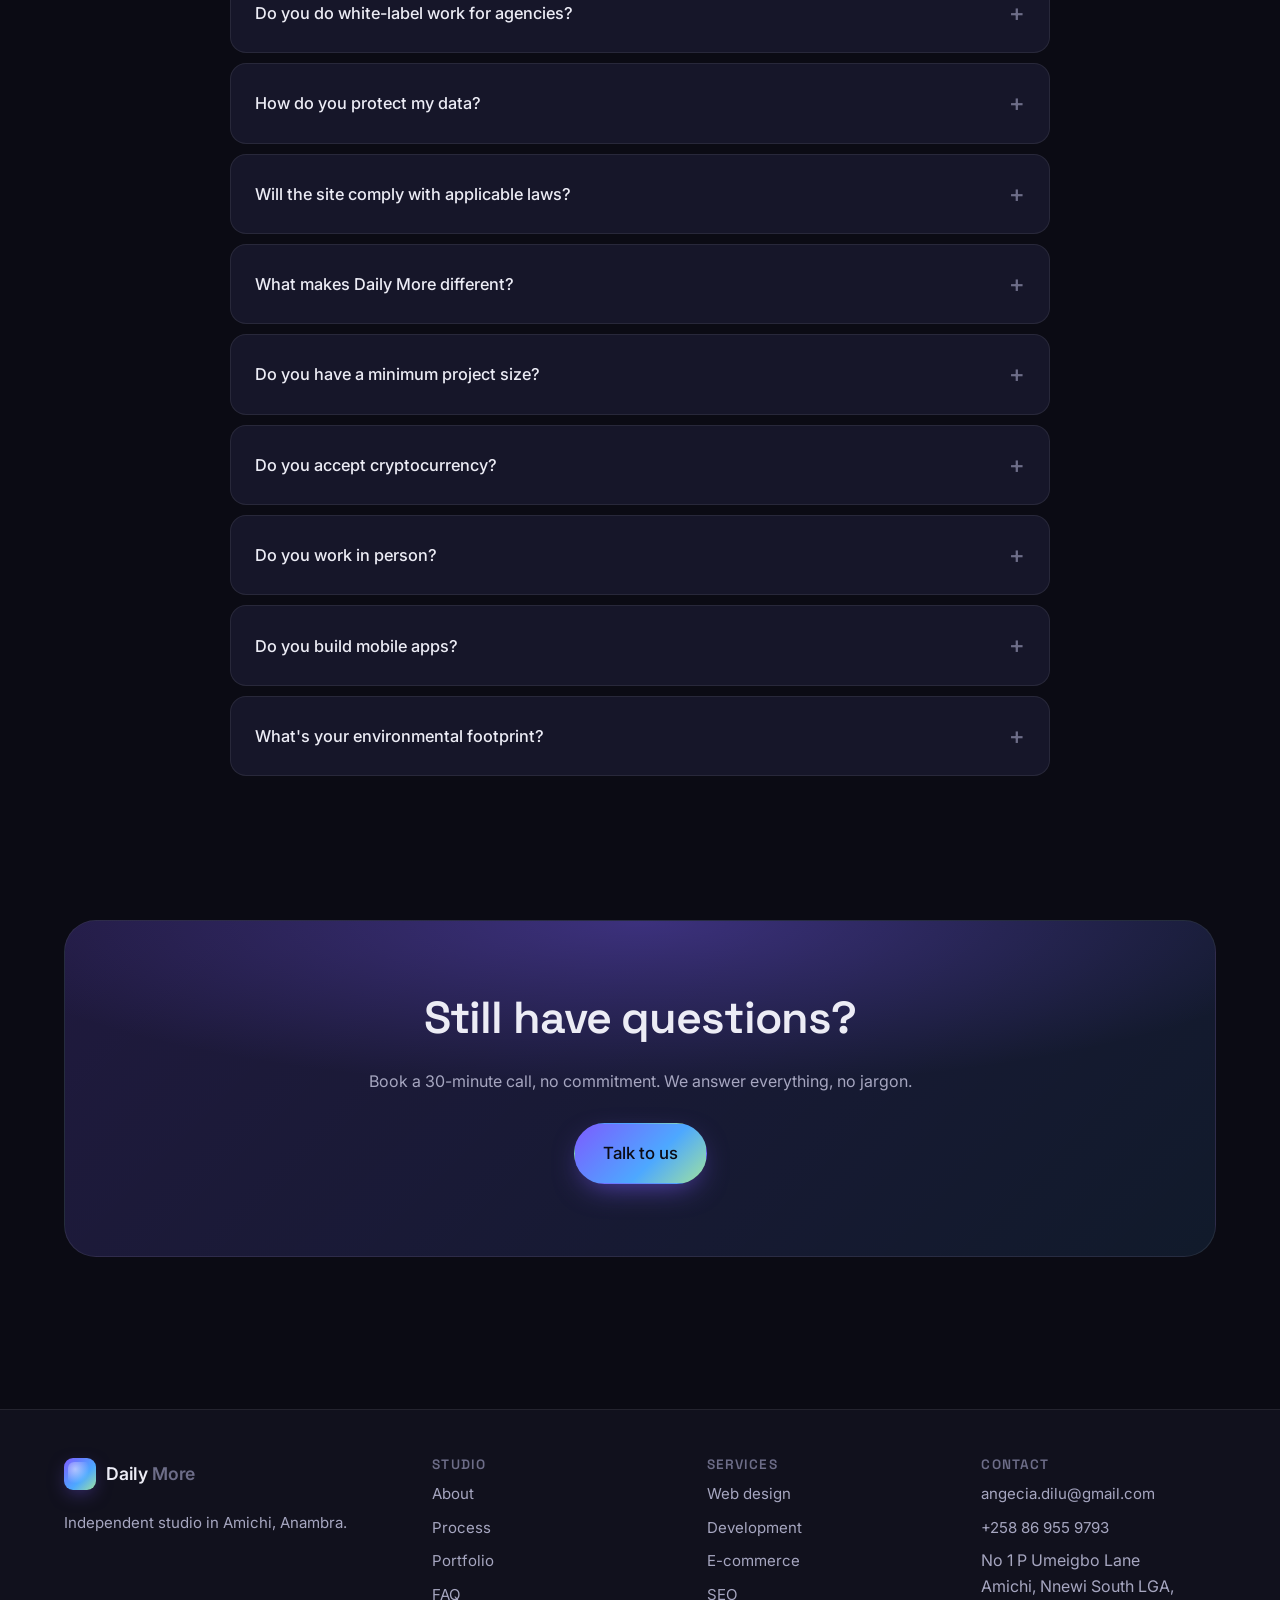
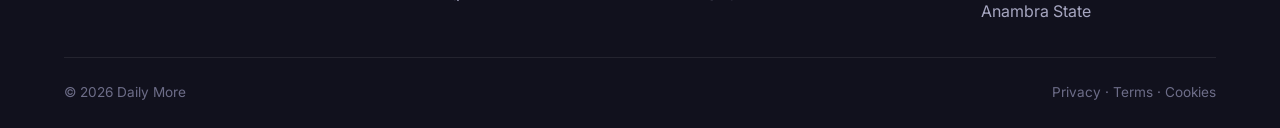
<file: faq.html>
<!DOCTYPE html>
<html lang="en">
<head>
  <meta charset="UTF-8">
  <meta name="viewport" content="width=device-width, initial-scale=1.0">
  <title>Frequently Asked Questions — Daily More</title>
  <meta name="description" content="The most frequent questions about our web design process, timelines, pricing and intellectual property.">
  <link rel="canonical" href="https://www.daily-more.info/faq.html">
  <link rel="icon" type="image/svg+xml" href="assets/img/favicon.svg">
  <meta name="theme-color" content="#0b0b14">
  <link rel="preconnect" href="https://fonts.googleapis.com">
  <link rel="preconnect" href="https://fonts.gstatic.com" crossorigin>
  <link href="https://fonts.googleapis.com/css2?family=Inter:wght@400;500;600&family=Space+Grotesk:wght@500;600;700&display=swap" rel="stylesheet">
  <link rel="stylesheet" href="assets/css/styles.css">
  <script type="application/ld+json">
  {
    "@context": "https://schema.org",
    "@type": "FAQPage",
    "mainEntity": [
      {"@type":"Question","name":"How long does a project take?","acceptedAnswer":{"@type":"Answer","text":"Between 4 and 14 weeks, depending on complexity. Corporate sites 4–8 weeks; e-commerce 8–14 weeks."}},
      {"@type":"Question","name":"Who owns the code?","acceptedAnswer":{"@type":"Answer","text":"The client. After full payment, all code, design and assets become the client's property."}}
    ]
  }
  </script>
</head>
<body>
  <a class="skip" href="#main">Skip to content</a>
  <header class="site-header">
    <div class="container">
      <a href="index.html" class="brand"><span class="brand-mark"></span><span>Daily<span class="muted"> More</span></span></a>
      <nav class="nav"><a href="index.html">Home</a><a href="servicos.html">Services</a><a href="processo.html">Process</a><a href="portfolio.html">Portfolio</a><a href="precos.html">Pricing</a><a href="sobre.html">About</a><a href="faq.html">FAQ</a><a href="contacto.html">Contact</a></nav>
      <div class="nav-actions">
        <button class="theme-toggle" data-theme-toggle aria-label="Toggle theme"><svg width="18" height="18" viewBox="0 0 24 24" fill="none" stroke="currentColor" stroke-width="2" stroke-linecap="round" stroke-linejoin="round"><circle cx="12" cy="12" r="4"/><path d="M12 2v2M12 20v2M4.93 4.93l1.41 1.41M17.66 17.66l1.41 1.41M2 12h2M20 12h2M4.93 19.07l1.41-1.41M17.66 6.34l1.41-1.41"/></svg></button>
        <a href="contacto.html" class="btn btn-primary btn-sm">Get a quote</a>
        <button class="menu-toggle" data-menu-toggle aria-label="Open menu"><svg width="20" height="20" viewBox="0 0 24 24" fill="none" stroke="currentColor" stroke-width="2"><path d="M3 6h18M3 12h18M3 18h18"/></svg></button>
      </div>
    </div>
  </header>

  <main id="main">
    <section class="page-head">
      <div class="container reveal">
        <span class="eyebrow">FAQ</span>
        <h1>Frequently asked <span class="gradient-text">questions</span>.</h1>
        <p>We've gathered the 20 most common questions. Can't find your answer? Email us at <a href="mailto:angecia.dilu@gmail.com">angecia.dilu@gmail.com</a>.</p>
      </div>
    </section>

    <section class="section-tight">
      <div class="container">
        <div class="faq reveal">
          <details open>
            <summary>How long does a project take?</summary>
            <p>Between 4 and 14 weeks, depending on complexity. Corporate sites typically take 4–8 weeks; online stores 8–14. We share a definitive timeline after the discovery phase.</p>
          </details>
          <details>
            <summary>How much does a Daily More website cost?</summary>
            <p>Packages start at $2,950 + VAT (Daily More Start). Most corporate projects fall between $5,000 and $9,000, and e-commerce between $9,000 and $18,000. For custom projects we deliver tailored quotes.</p>
          </details>
          <details>
            <summary>Who owns the code and design?</summary>
            <p>The client. After full payment, all assets (source code, design files, content) become the client's exclusive property. We only reserve the right to feature the work in our portfolio (unless there's an NDA).</p>
          </details>
          <details>
            <summary>Do you work with clients outside Nigeria?</summary>
            <p>Yes. About 30% of our clients are international, mainly in Ghana, Kenya, South Africa, the United Kingdom and the United States. We work in English, pt-PT, pt-BR and French.</p>
          </details>
          <details>
            <summary>What technologies do you use?</summary>
            <p>We pick the stack per project. For corporate sites we often use Astro or Next.js with a headless CMS (Sanity, Strapi). For e-commerce, Shopify or WooCommerce. When the client needs full editorial autonomy, we build on modern WordPress.</p>
          </details>
          <details>
            <summary>Can I edit the site myself afterwards?</summary>
            <p>Yes. Pro and Commerce plans include a CMS so you can edit text, images, blog and products without depending on us. We deliver a recorded video tutorial and a live training session.</p>
          </details>
          <details>
            <summary>Do you offer ongoing maintenance?</summary>
            <p>Yes. We offer three Care plans (Light, Pro, Plus) starting at $79 + VAT / month. They include backups, security updates, monitoring and monthly hours for changes.</p>
          </details>
          <details>
            <summary>How is payment handled?</summary>
            <p>In three milestones: 40% on sign-off, 30% on design approval, 30% on launch. We accept bank transfer, card (via Stripe), Paystack/Flutterwave and issue compliant electronic invoices.</p>
          </details>
          <details>
            <summary>What if I cancel mid-project?</summary>
            <p>You can cancel any time. We invoice for work done up to the cancellation date, with a minimum equal to the milestone(s) already paid. We don't charge cancellation fees.</p>
          </details>
          <details>
            <summary>Do you guarantee top Google rankings?</summary>
            <p>No. Nobody can guarantee positions — Google changes its algorithms hundreds of times a year. What we guarantee is that the site is technically prepared for SEO (Core Web Vitals, schema, correct indexation) and that you receive a viable content plan.</p>
          </details>
          <details>
            <summary>What's included in the price?</summary>
            <p>Design, development, content (up to 1,500 words), 1 round of revision per deliverable, training, documentation and 14 days of post-launch warranty. Not included: hosting, domain, professional photography, long-form copywriting, translations and third-party software licences (we present transparent options).</p>
          </details>
          <details>
            <summary>Do you do white-label work for agencies?</summary>
            <p>Yes. About 20% of our work is white-label for partner communications agencies. We sign NDAs and can work under the agency's brand.</p>
          </details>
          <details>
            <summary>How do you protect my data?</summary>
            <p>We follow data protection regulations strictly. Credentials are stored in a password manager (1Password). Encrypted backups on European servers. We have an external DPO. See the <a href="politica-privacidade.html">Privacy Policy</a> for details.</p>
          </details>
          <details>
            <summary>Will the site comply with applicable laws?</summary>
            <p>Yes. We implement: cookie notice (NDPR/RGPD/ePrivacy), privacy policy, terms of use, corporate identification in the footer, technical info for e-commerce and shipping integrations where applicable.</p>
          </details>
          <details>
            <summary>What makes Daily More different?</summary>
            <p>Three things: 1) the entire team is senior, no hidden juniors; 2) we work on fixed prices, with deadlines guaranteed by contract; 3) we hand over the code and remain partners, not gatekeepers.</p>
          </details>
          <details>
            <summary>Do you have a minimum project size?</summary>
            <p>Yes. We don't accept projects under $2,500 + VAT. Below that we recommend Webflow or Squarespace templates and offer a 2-hour consultancy to help you set up.</p>
          </details>
          <details>
            <summary>Do you accept cryptocurrency?</summary>
            <p>Occasionally yes, in USDC or ETH for international clients. Pricing is converted at the Coinbase exchange rate on the day the invoice is issued.</p>
          </details>
          <details>
            <summary>Do you work in person?</summary>
            <p>Kick-off and final presentation can be in-person in Amichi. The rest is remote and async — we've proved it's more productive.</p>
          </details>
          <details>
            <summary>Do you build mobile apps?</summary>
            <p>No. We specialise in web. For native apps we recommend trusted partners we've collaborated with.</p>
          </details>
          <details>
            <summary>What's your environmental footprint?</summary>
            <p>The sites we deliver are up to 60% lighter than the market average, which reduces emissions. We host on 100% renewable providers (Cloudflare, GreenGeeks, Fastly). We buy carbon credits via Stripe Climate equivalent to 1% of our annual revenue.</p>
          </details>
        </div>
      </div>
    </section>

    <section class="section">
      <div class="container">
        <div class="cta-banner reveal">
          <h2>Still have questions?</h2>
          <p>Book a 30-minute call, no commitment. We answer everything, no jargon.</p>
          <div class="row center"><a href="contacto.html" class="btn btn-primary btn-lg">Talk to us</a></div>
        </div>
      </div>
    </section>
  </main>

  <footer class="site-footer">
    <div class="container">
      <div class="footer-grid">
        <div><a href="index.html" class="brand"><span class="brand-mark"></span><span>Daily<span class="muted"> More</span></span></a><p class="dim" style="margin-top:14px;">Independent studio in Amichi, Anambra.</p></div>
        <div><h4>Studio</h4><ul><li><a href="sobre.html">About</a></li><li><a href="processo.html">Process</a></li><li><a href="portfolio.html">Portfolio</a></li><li><a href="faq.html">FAQ</a></li></ul></div>
        <div><h4>Services</h4><ul><li><a href="servicos.html">Web design</a></li><li><a href="servicos.html">Development</a></li><li><a href="servicos.html">E-commerce</a></li><li><a href="servicos.html">SEO</a></li></ul></div>
        <div><h4>Contact</h4><ul><li><a href="mailto:angecia.dilu@gmail.com">angecia.dilu@gmail.com</a></li><li><a href="tel:+258869559793">+258 86 955 9793</a></li><li class="dim">No 1 P Umeigbo Lane<br>Amichi, Nnewi South LGA, Anambra State</li></ul></div>
      </div>
      <div class="legal-row">
        <span>© <span data-year>2026</span> Daily More</span>
        <span><a href="politica-privacidade.html">Privacy</a> · <a href="termos-servico.html">Terms</a> · <a href="politica-cookies.html">Cookies</a></span>
      </div>
    </div>
  </footer>
  <script src="assets/js/main.js" defer></script>
</body>
</html>
</file>
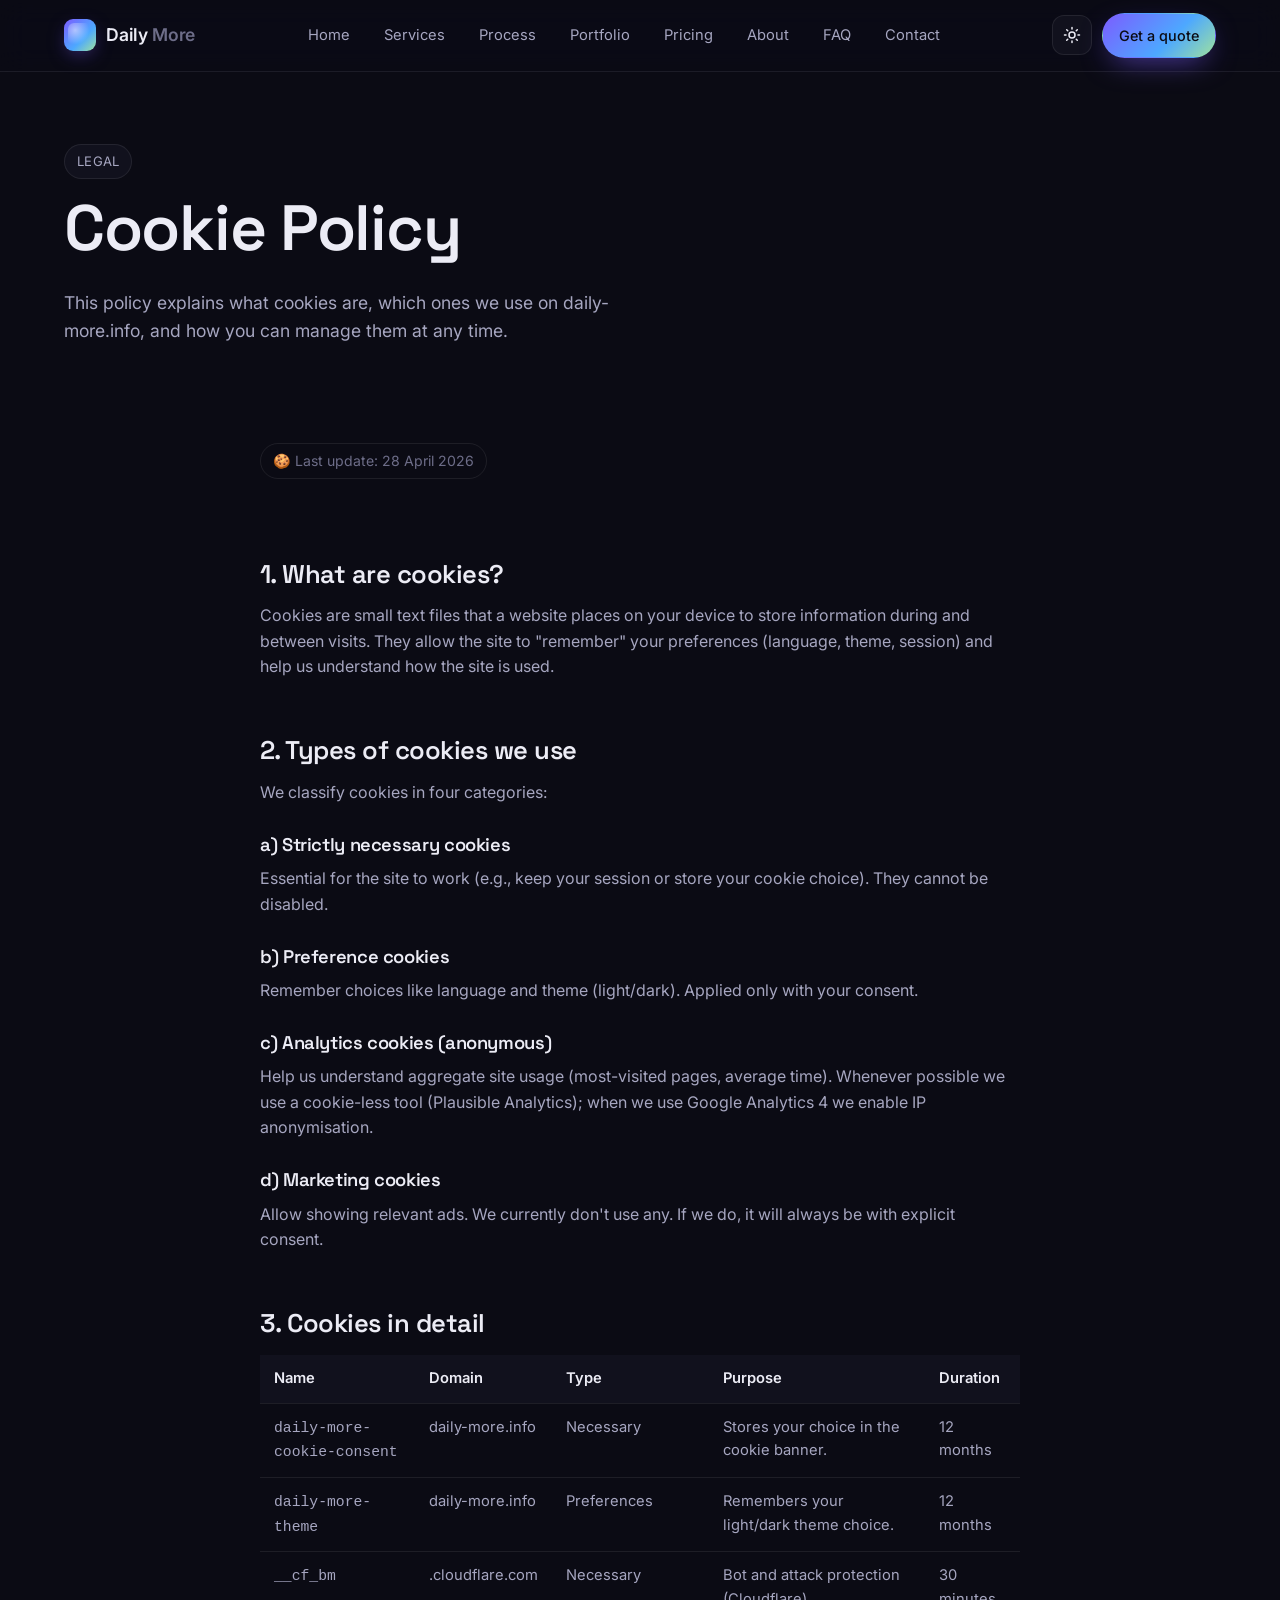
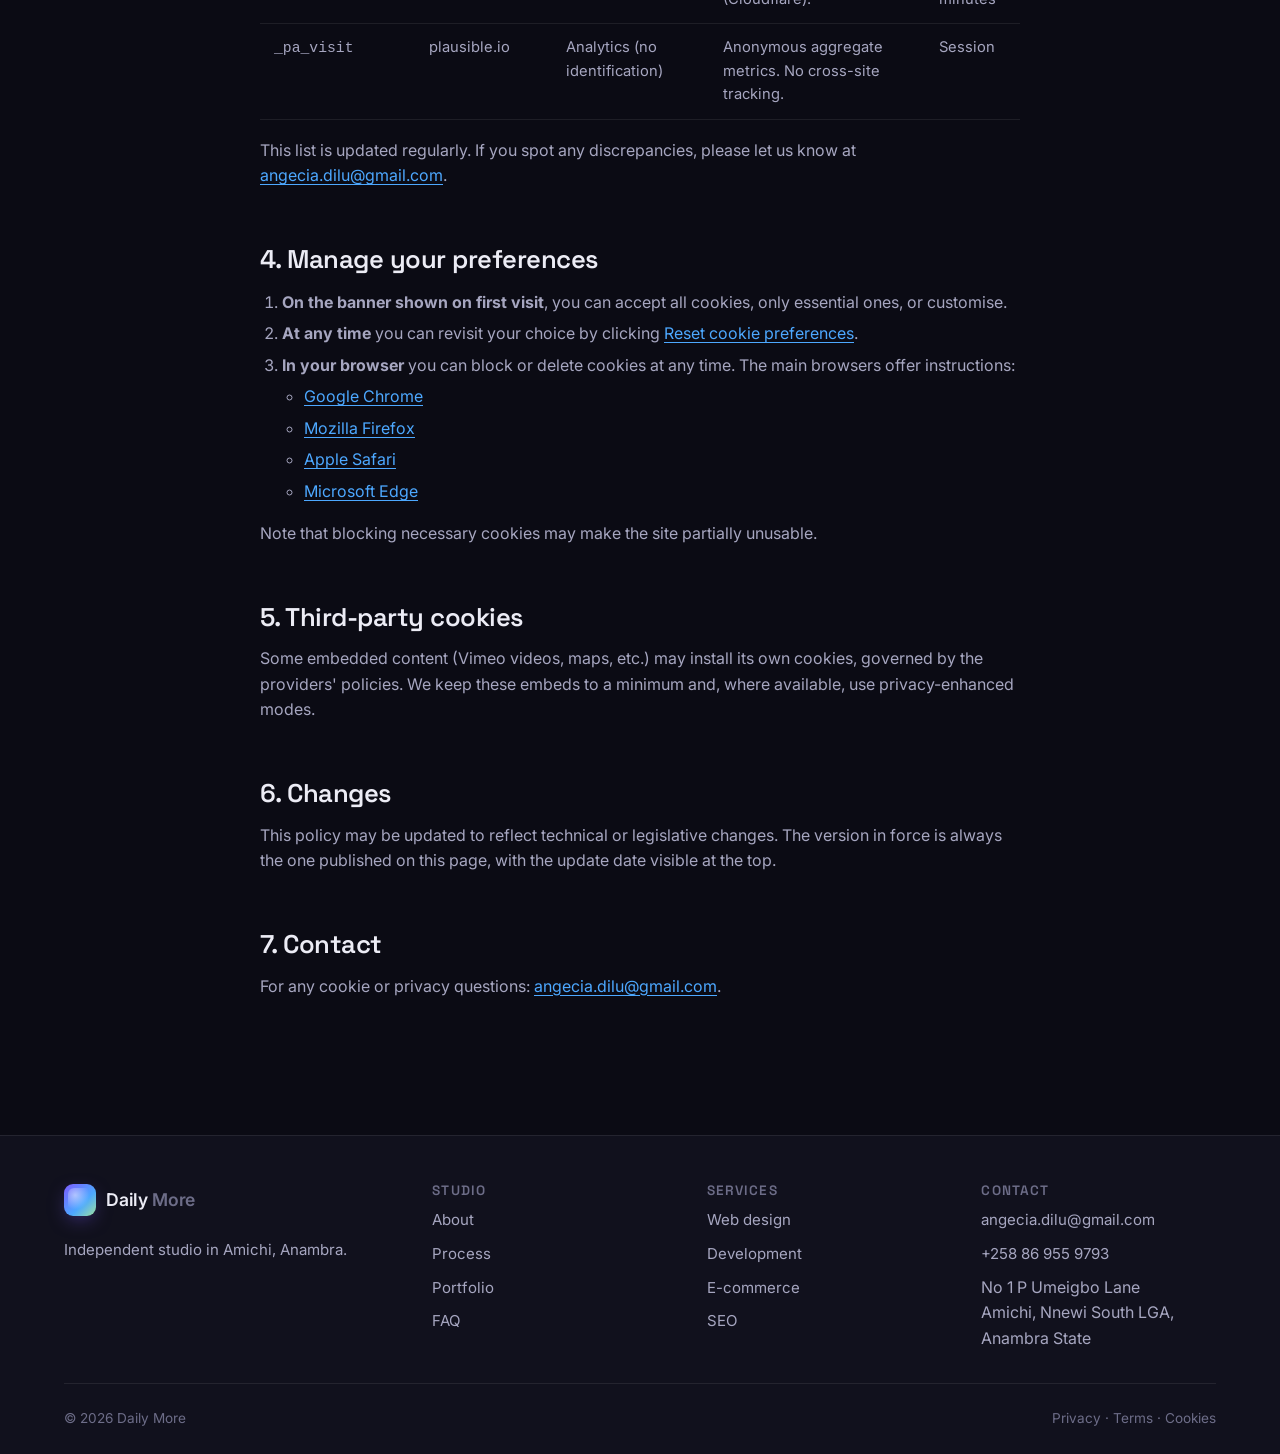
<file: politica-cookies.html>
<!DOCTYPE html>
<html lang="en">
<head>
  <meta charset="UTF-8">
  <meta name="viewport" content="width=device-width, initial-scale=1.0">
  <title>Cookie Policy — Daily More</title>
  <meta name="description" content="Daily More's Cookie Policy: which cookies we use, why and how to manage your preferences.">
  <link rel="canonical" href="https://www.daily-more.info/politica-cookies.html">
  <link rel="icon" type="image/svg+xml" href="assets/img/favicon.svg">
  <meta name="theme-color" content="#0b0b14">
  <link rel="preconnect" href="https://fonts.googleapis.com">
  <link rel="preconnect" href="https://fonts.gstatic.com" crossorigin>
  <link href="https://fonts.googleapis.com/css2?family=Inter:wght@400;500;600&family=Space+Grotesk:wght@500;600;700&display=swap" rel="stylesheet">
  <link rel="stylesheet" href="assets/css/styles.css">
  <style>
    table.cookies { width: 100%; border-collapse: collapse; margin: 18px 0; font-size: .92rem; }
    table.cookies th, table.cookies td { text-align: left; padding: 12px 14px; border-bottom: 1px solid var(--line); }
    table.cookies th { font-weight: 600; color: var(--text); background: var(--bg-soft); }
    table.cookies td { color: var(--text-dim); vertical-align: top; }
    table.cookies tr:hover td { background: var(--bg-soft); }
    @media (max-width: 720px) {
      table.cookies, table.cookies tbody, table.cookies tr, table.cookies td, table.cookies th { display: block; }
      table.cookies th { display: none; }
      table.cookies td { padding: 8px 14px; border: none; }
      table.cookies tr { border: 1px solid var(--line); border-radius: 12px; margin-bottom: 10px; padding: 8px 0; }
      table.cookies td::before { content: attr(data-label); display: block; font-weight: 600; color: var(--text); font-size: .8rem; }
    }
  </style>
</head>
<body>
  <a class="skip" href="#main">Skip to content</a>
  <header class="site-header">
    <div class="container">
      <a href="index.html" class="brand"><span class="brand-mark"></span><span>Daily<span class="muted"> More</span></span></a>
      <nav class="nav"><a href="index.html">Home</a><a href="servicos.html">Services</a><a href="processo.html">Process</a><a href="portfolio.html">Portfolio</a><a href="precos.html">Pricing</a><a href="sobre.html">About</a><a href="faq.html">FAQ</a><a href="contacto.html">Contact</a></nav>
      <div class="nav-actions">
        <button class="theme-toggle" data-theme-toggle aria-label="Toggle theme"><svg width="18" height="18" viewBox="0 0 24 24" fill="none" stroke="currentColor" stroke-width="2" stroke-linecap="round" stroke-linejoin="round"><circle cx="12" cy="12" r="4"/><path d="M12 2v2M12 20v2M4.93 4.93l1.41 1.41M17.66 17.66l1.41 1.41M2 12h2M20 12h2M4.93 19.07l1.41-1.41M17.66 6.34l1.41-1.41"/></svg></button>
        <a href="contacto.html" class="btn btn-primary btn-sm">Get a quote</a>
        <button class="menu-toggle" data-menu-toggle aria-label="Open menu"><svg width="20" height="20" viewBox="0 0 24 24" fill="none" stroke="currentColor" stroke-width="2"><path d="M3 6h18M3 12h18M3 18h18"/></svg></button>
      </div>
    </div>
  </header>

  <main id="main">
    <section class="page-head">
      <div class="container reveal">
        <span class="eyebrow">Legal</span>
        <h1>Cookie Policy</h1>
        <p>This policy explains what cookies are, which ones we use on daily-more.info, and how you can manage them at any time.</p>
      </div>
    </section>

    <section class="section-tight">
      <div class="container">
        <article class="prose reveal">
          <span class="updated">🍪 Last update: 28 April 2026</span>

          <h2>1. What are cookies?</h2>
          <p>Cookies are small text files that a website places on your device to store information during and between visits. They allow the site to "remember" your preferences (language, theme, session) and help us understand how the site is used.</p>

          <h2>2. Types of cookies we use</h2>
          <p>We classify cookies in four categories:</p>

          <h3>a) Strictly necessary cookies</h3>
          <p>Essential for the site to work (e.g., keep your session or store your cookie choice). They cannot be disabled.</p>

          <h3>b) Preference cookies</h3>
          <p>Remember choices like language and theme (light/dark). Applied only with your consent.</p>

          <h3>c) Analytics cookies (anonymous)</h3>
          <p>Help us understand aggregate site usage (most-visited pages, average time). Whenever possible we use a cookie-less tool (Plausible Analytics); when we use Google Analytics 4 we enable IP anonymisation.</p>

          <h3>d) Marketing cookies</h3>
          <p>Allow showing relevant ads. We currently don't use any. If we do, it will always be with explicit consent.</p>

          <h2>3. Cookies in detail</h2>
          <table class="cookies">
            <thead><tr><th>Name</th><th>Domain</th><th>Type</th><th>Purpose</th><th>Duration</th></tr></thead>
            <tbody>
              <tr>
                <td data-label="Name"><code>daily-more-cookie-consent</code></td>
                <td data-label="Domain">daily-more.info</td>
                <td data-label="Type">Necessary</td>
                <td data-label="Purpose">Stores your choice in the cookie banner.</td>
                <td data-label="Duration">12 months</td>
              </tr>
              <tr>
                <td data-label="Name"><code>daily-more-theme</code></td>
                <td data-label="Domain">daily-more.info</td>
                <td data-label="Type">Preferences</td>
                <td data-label="Purpose">Remembers your light/dark theme choice.</td>
                <td data-label="Duration">12 months</td>
              </tr>
              <tr>
                <td data-label="Name"><code>__cf_bm</code></td>
                <td data-label="Domain">.cloudflare.com</td>
                <td data-label="Type">Necessary</td>
                <td data-label="Purpose">Bot and attack protection (Cloudflare).</td>
                <td data-label="Duration">30 minutes</td>
              </tr>
              <tr>
                <td data-label="Name"><code>_pa_visit</code></td>
                <td data-label="Domain">plausible.io</td>
                <td data-label="Type">Analytics (no identification)</td>
                <td data-label="Purpose">Anonymous aggregate metrics. No cross-site tracking.</td>
                <td data-label="Duration">Session</td>
              </tr>
            </tbody>
          </table>
          <p class="muted">This list is updated regularly. If you spot any discrepancies, please let us know at <a href="mailto:angecia.dilu@gmail.com">angecia.dilu@gmail.com</a>.</p>

          <h2>4. Manage your preferences</h2>
          <ol>
            <li><strong>On the banner shown on first visit</strong>, you can accept all cookies, only essential ones, or customise.</li>
            <li><strong>At any time</strong> you can revisit your choice by clicking <a href="#" onclick="localStorage.removeItem('daily-more-cookie-consent'); location.reload(); return false;">Reset cookie preferences</a>.</li>
            <li><strong>In your browser</strong> you can block or delete cookies at any time. The main browsers offer instructions:
              <ul>
                <li><a href="https://support.google.com/chrome/answer/95647" target="_blank" rel="noopener">Google Chrome</a></li>
                <li><a href="https://support.mozilla.org/kb/cookies-information-websites-store-on-your-computer" target="_blank" rel="noopener">Mozilla Firefox</a></li>
                <li><a href="https://support.apple.com/guide/safari/manage-cookies-sfri11471/mac" target="_blank" rel="noopener">Apple Safari</a></li>
                <li><a href="https://support.microsoft.com/help/4027947" target="_blank" rel="noopener">Microsoft Edge</a></li>
              </ul>
            </li>
          </ol>
          <p>Note that blocking necessary cookies may make the site partially unusable.</p>

          <h2>5. Third-party cookies</h2>
          <p>Some embedded content (Vimeo videos, maps, etc.) may install its own cookies, governed by the providers' policies. We keep these embeds to a minimum and, where available, use privacy-enhanced modes.</p>

          <h2>6. Changes</h2>
          <p>This policy may be updated to reflect technical or legislative changes. The version in force is always the one published on this page, with the update date visible at the top.</p>

          <h2>7. Contact</h2>
          <p>For any cookie or privacy questions: <a href="mailto:angecia.dilu@gmail.com">angecia.dilu@gmail.com</a>.</p>
        </article>
      </div>
    </section>
  </main>

  <footer class="site-footer">
    <div class="container">
      <div class="footer-grid">
        <div><a href="index.html" class="brand"><span class="brand-mark"></span><span>Daily<span class="muted"> More</span></span></a><p class="dim" style="margin-top:14px;">Independent studio in Amichi, Anambra.</p></div>
        <div><h4>Studio</h4><ul><li><a href="sobre.html">About</a></li><li><a href="processo.html">Process</a></li><li><a href="portfolio.html">Portfolio</a></li><li><a href="faq.html">FAQ</a></li></ul></div>
        <div><h4>Services</h4><ul><li><a href="servicos.html">Web design</a></li><li><a href="servicos.html">Development</a></li><li><a href="servicos.html">E-commerce</a></li><li><a href="servicos.html">SEO</a></li></ul></div>
        <div><h4>Contact</h4><ul><li><a href="mailto:angecia.dilu@gmail.com">angecia.dilu@gmail.com</a></li><li><a href="tel:+258869559793">+258 86 955 9793</a></li><li class="dim">No 1 P Umeigbo Lane<br>Amichi, Nnewi South LGA, Anambra State</li></ul></div>
      </div>
      <div class="legal-row">
        <span>© <span data-year>2026</span> Daily More</span>
        <span><a href="politica-privacidade.html">Privacy</a> · <a href="termos-servico.html">Terms</a> · <a href="politica-cookies.html">Cookies</a></span>
      </div>
    </div>
  </footer>
  <script src="assets/js/main.js" defer></script>
</body>
</html>
</file>
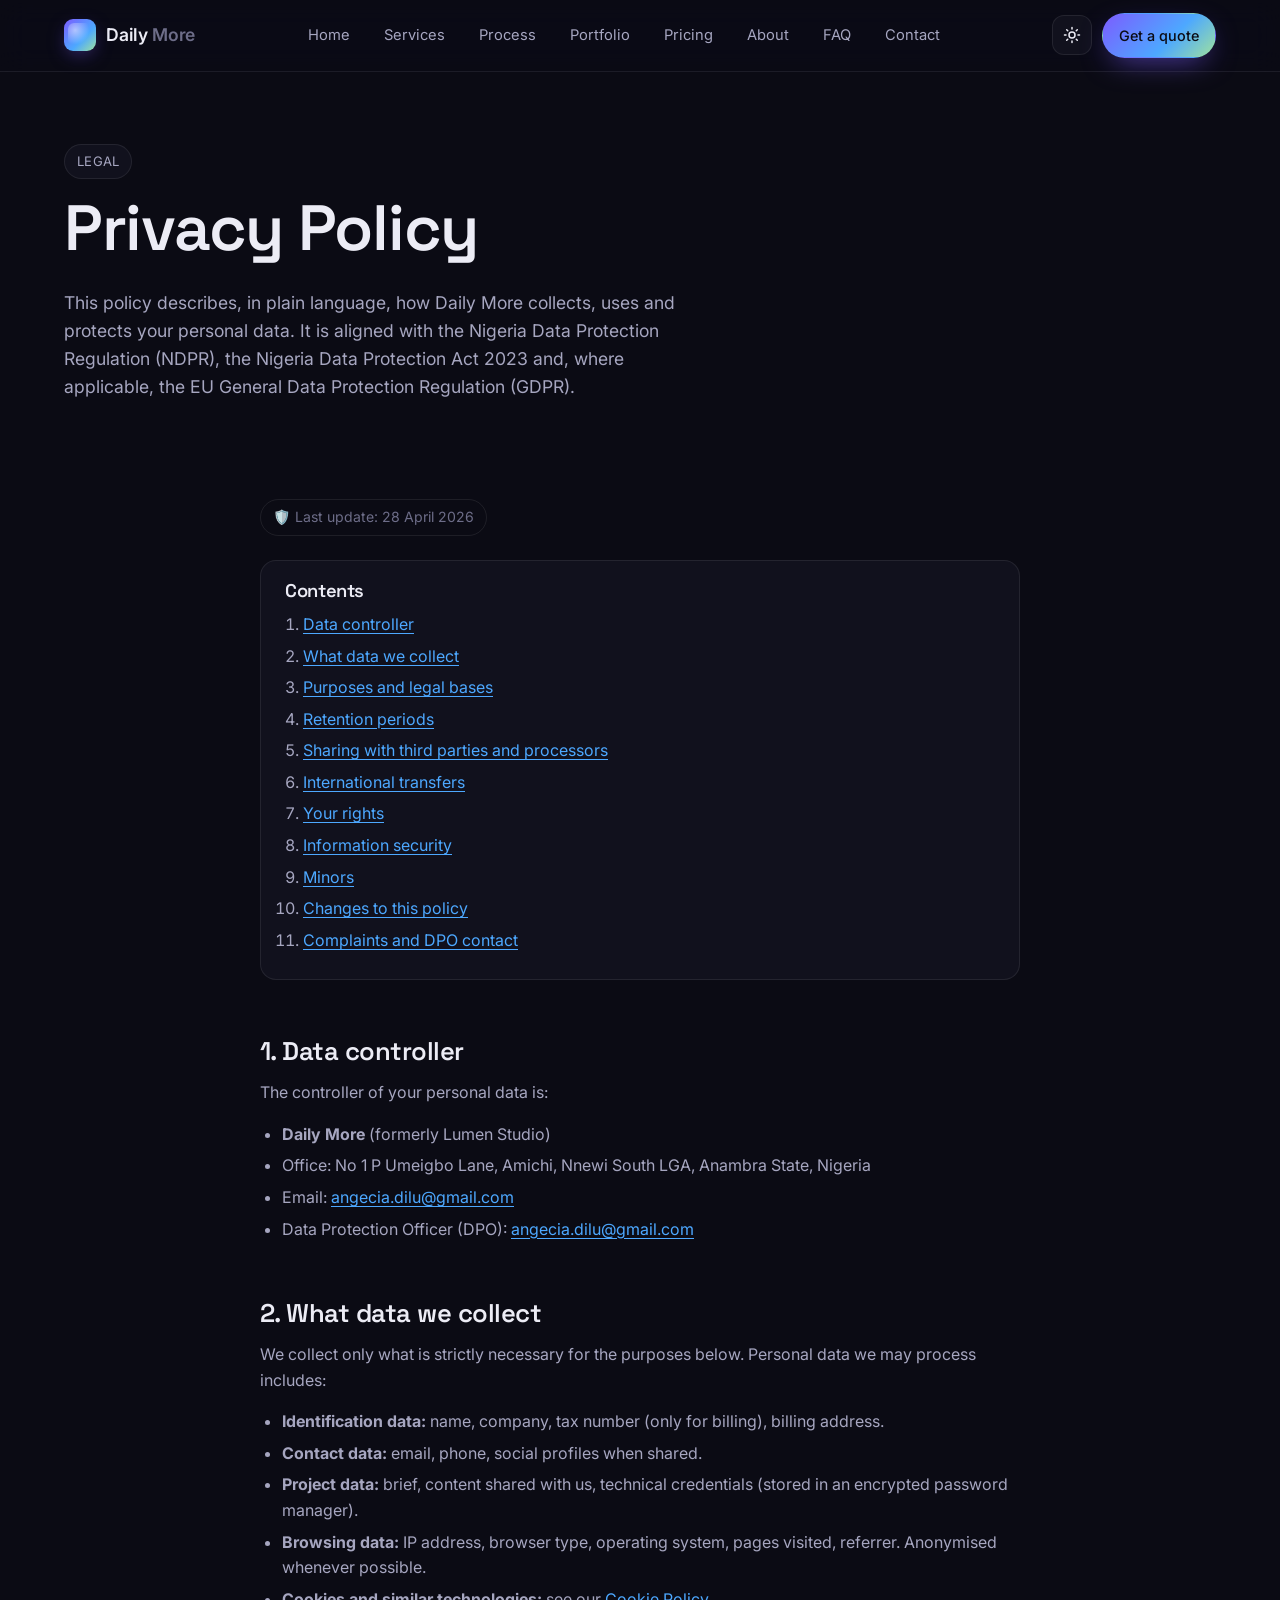
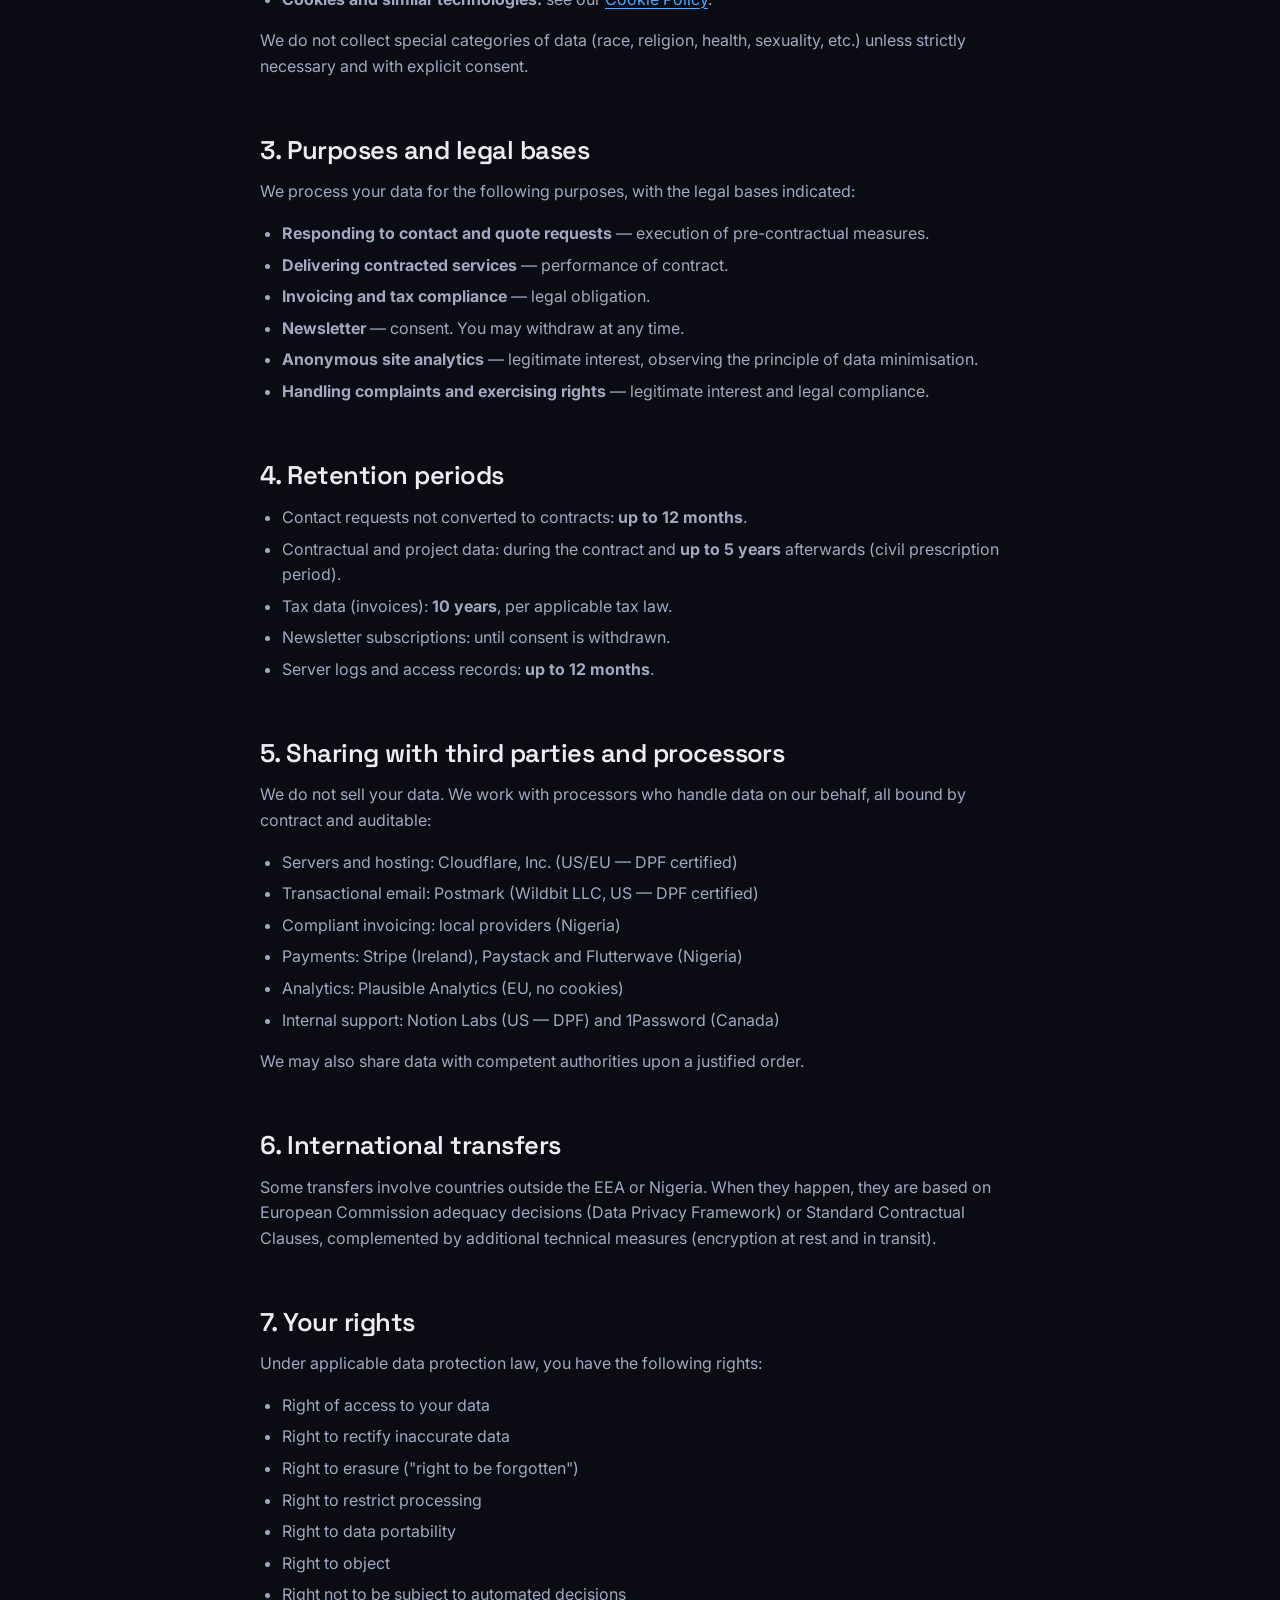
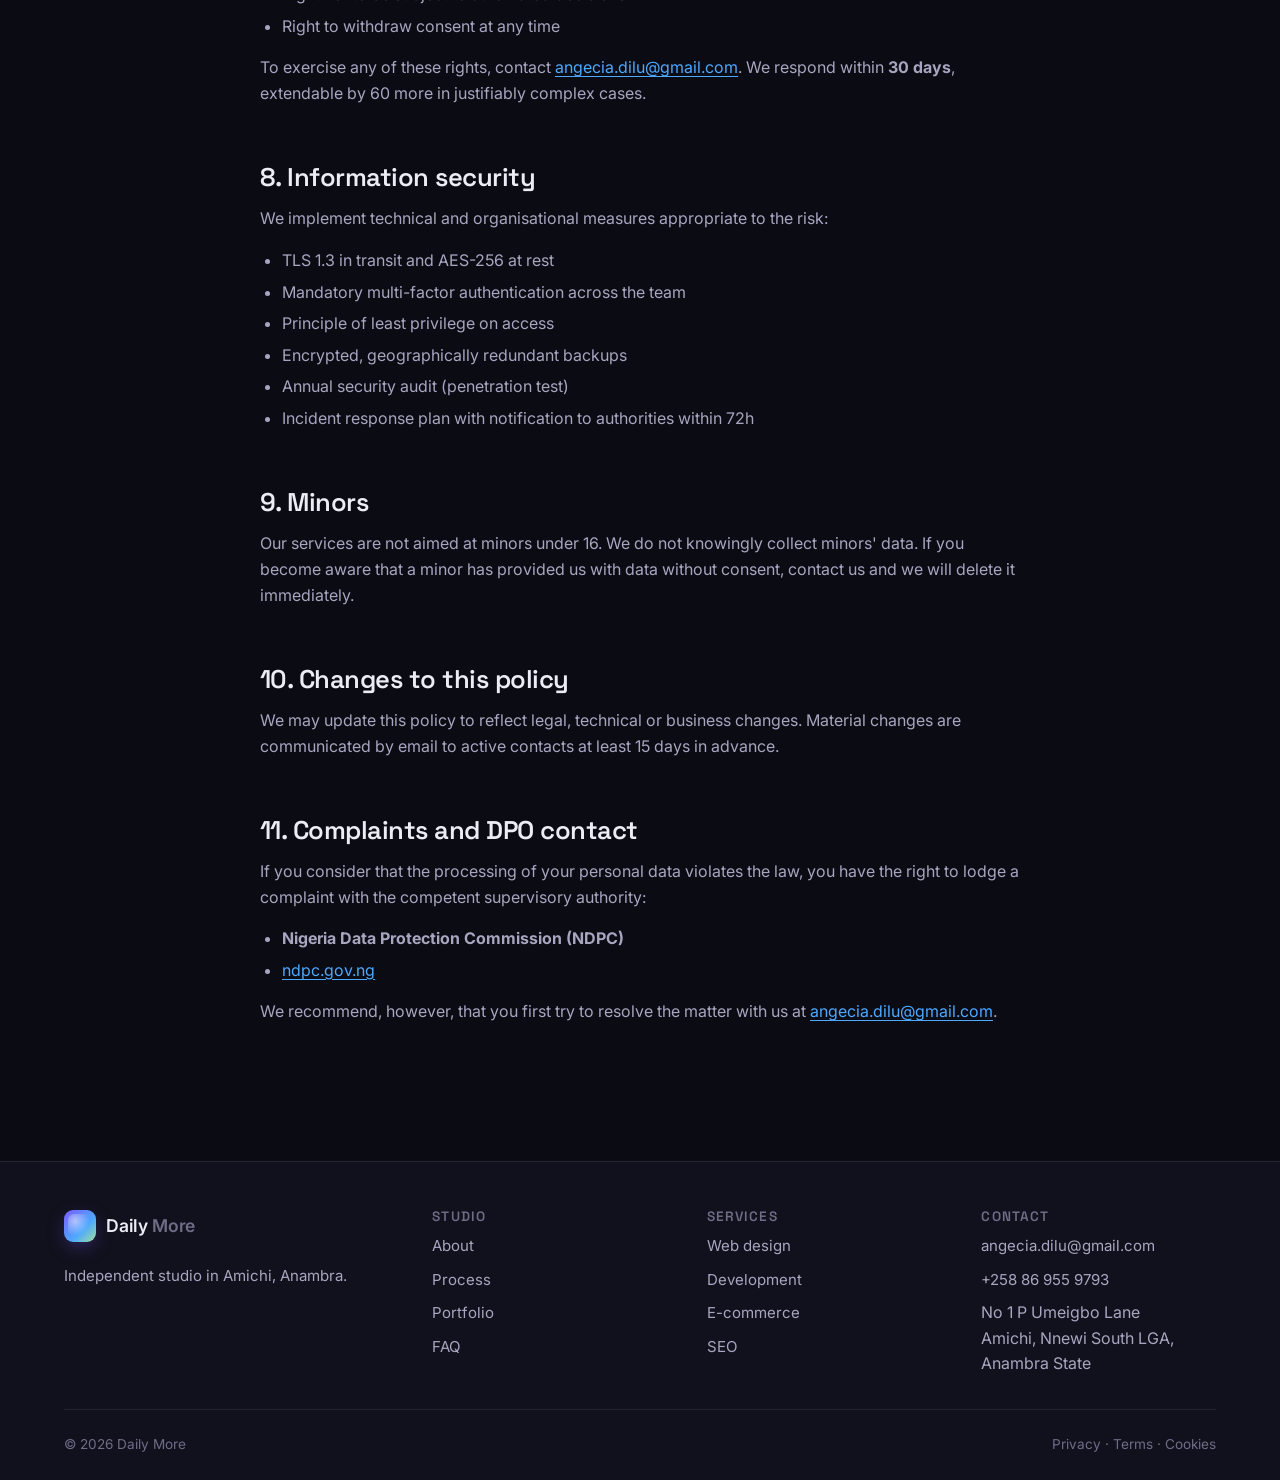
<file: politica-privacidade.html>
<!DOCTYPE html>
<html lang="en">
<head>
  <meta charset="UTF-8">
  <meta name="viewport" content="width=device-width, initial-scale=1.0">
  <title>Privacy Policy — Daily More</title>
  <meta name="description" content="Daily More's privacy policy: what data we collect, why and how we protect it. Aligned with NDPR and GDPR.">
  <link rel="canonical" href="https://www.daily-more.info/politica-privacidade.html">
  <link rel="icon" type="image/svg+xml" href="assets/img/favicon.svg">
  <meta name="theme-color" content="#0b0b14">
  <meta name="robots" content="index, follow">
  <link rel="preconnect" href="https://fonts.googleapis.com">
  <link rel="preconnect" href="https://fonts.gstatic.com" crossorigin>
  <link href="https://fonts.googleapis.com/css2?family=Inter:wght@400;500;600&family=Space+Grotesk:wght@500;600;700&display=swap" rel="stylesheet">
  <link rel="stylesheet" href="assets/css/styles.css">
</head>
<body>
  <a class="skip" href="#main">Skip to content</a>
  <header class="site-header">
    <div class="container">
      <a href="index.html" class="brand"><span class="brand-mark"></span><span>Daily<span class="muted"> More</span></span></a>
      <nav class="nav"><a href="index.html">Home</a><a href="servicos.html">Services</a><a href="processo.html">Process</a><a href="portfolio.html">Portfolio</a><a href="precos.html">Pricing</a><a href="sobre.html">About</a><a href="faq.html">FAQ</a><a href="contacto.html">Contact</a></nav>
      <div class="nav-actions">
        <button class="theme-toggle" data-theme-toggle aria-label="Toggle theme"><svg width="18" height="18" viewBox="0 0 24 24" fill="none" stroke="currentColor" stroke-width="2" stroke-linecap="round" stroke-linejoin="round"><circle cx="12" cy="12" r="4"/><path d="M12 2v2M12 20v2M4.93 4.93l1.41 1.41M17.66 17.66l1.41 1.41M2 12h2M20 12h2M4.93 19.07l1.41-1.41M17.66 6.34l1.41-1.41"/></svg></button>
        <a href="contacto.html" class="btn btn-primary btn-sm">Get a quote</a>
        <button class="menu-toggle" data-menu-toggle aria-label="Open menu"><svg width="20" height="20" viewBox="0 0 24 24" fill="none" stroke="currentColor" stroke-width="2"><path d="M3 6h18M3 12h18M3 18h18"/></svg></button>
      </div>
    </div>
  </header>

  <main id="main">
    <section class="page-head">
      <div class="container reveal">
        <span class="eyebrow">Legal</span>
        <h1>Privacy Policy</h1>
        <p>This policy describes, in plain language, how Daily More collects, uses and protects your personal data. It is aligned with the Nigeria Data Protection Regulation (NDPR), the Nigeria Data Protection Act 2023 and, where applicable, the EU General Data Protection Regulation (GDPR).</p>
      </div>
    </section>

    <section class="section-tight">
      <div class="container">
        <article class="prose reveal">
          <span class="updated">🛡️ Last update: 28 April 2026</span>

          <div class="toc">
            <h3>Contents</h3>
            <ol>
              <li><a href="#controller">Data controller</a></li>
              <li><a href="#data">What data we collect</a></li>
              <li><a href="#purposes">Purposes and legal bases</a></li>
              <li><a href="#retention">Retention periods</a></li>
              <li><a href="#sharing">Sharing with third parties and processors</a></li>
              <li><a href="#transfers">International transfers</a></li>
              <li><a href="#rights">Your rights</a></li>
              <li><a href="#security">Information security</a></li>
              <li><a href="#minors">Minors</a></li>
              <li><a href="#changes">Changes to this policy</a></li>
              <li><a href="#complaints">Complaints and DPO contact</a></li>
            </ol>
          </div>

          <h2 id="controller">1. Data controller</h2>
          <p>The controller of your personal data is:</p>
          <ul>
            <li><strong>Daily More</strong> (formerly Lumen Studio)</li>
            <li>Office: No 1 P Umeigbo Lane, Amichi, Nnewi South LGA, Anambra State, Nigeria</li>
            <li>Email: <a href="mailto:angecia.dilu@gmail.com">angecia.dilu@gmail.com</a></li>
            <li>Data Protection Officer (DPO): <a href="mailto:angecia.dilu@gmail.com">angecia.dilu@gmail.com</a></li>
          </ul>

          <h2 id="data">2. What data we collect</h2>
          <p>We collect only what is strictly necessary for the purposes below. Personal data we may process includes:</p>
          <ul>
            <li><strong>Identification data:</strong> name, company, tax number (only for billing), billing address.</li>
            <li><strong>Contact data:</strong> email, phone, social profiles when shared.</li>
            <li><strong>Project data:</strong> brief, content shared with us, technical credentials (stored in an encrypted password manager).</li>
            <li><strong>Browsing data:</strong> IP address, browser type, operating system, pages visited, referrer. Anonymised whenever possible.</li>
            <li><strong>Cookies and similar technologies:</strong> see our <a href="politica-cookies.html">Cookie Policy</a>.</li>
          </ul>
          <p>We do not collect special categories of data (race, religion, health, sexuality, etc.) unless strictly necessary and with explicit consent.</p>

          <h2 id="purposes">3. Purposes and legal bases</h2>
          <p>We process your data for the following purposes, with the legal bases indicated:</p>
          <ul>
            <li><strong>Responding to contact and quote requests</strong> — execution of pre-contractual measures.</li>
            <li><strong>Delivering contracted services</strong> — performance of contract.</li>
            <li><strong>Invoicing and tax compliance</strong> — legal obligation.</li>
            <li><strong>Newsletter</strong> — consent. You may withdraw at any time.</li>
            <li><strong>Anonymous site analytics</strong> — legitimate interest, observing the principle of data minimisation.</li>
            <li><strong>Handling complaints and exercising rights</strong> — legitimate interest and legal compliance.</li>
          </ul>

          <h2 id="retention">4. Retention periods</h2>
          <ul>
            <li>Contact requests not converted to contracts: <strong>up to 12 months</strong>.</li>
            <li>Contractual and project data: during the contract and <strong>up to 5 years</strong> afterwards (civil prescription period).</li>
            <li>Tax data (invoices): <strong>10 years</strong>, per applicable tax law.</li>
            <li>Newsletter subscriptions: until consent is withdrawn.</li>
            <li>Server logs and access records: <strong>up to 12 months</strong>.</li>
          </ul>

          <h2 id="sharing">5. Sharing with third parties and processors</h2>
          <p>We do not sell your data. We work with processors who handle data on our behalf, all bound by contract and auditable:</p>
          <ul>
            <li>Servers and hosting: Cloudflare, Inc. (US/EU — DPF certified)</li>
            <li>Transactional email: Postmark (Wildbit LLC, US — DPF certified)</li>
            <li>Compliant invoicing: local providers (Nigeria)</li>
            <li>Payments: Stripe (Ireland), Paystack and Flutterwave (Nigeria)</li>
            <li>Analytics: Plausible Analytics (EU, no cookies)</li>
            <li>Internal support: Notion Labs (US — DPF) and 1Password (Canada)</li>
          </ul>
          <p>We may also share data with competent authorities upon a justified order.</p>

          <h2 id="transfers">6. International transfers</h2>
          <p>Some transfers involve countries outside the EEA or Nigeria. When they happen, they are based on European Commission adequacy decisions (Data Privacy Framework) or Standard Contractual Clauses, complemented by additional technical measures (encryption at rest and in transit).</p>

          <h2 id="rights">7. Your rights</h2>
          <p>Under applicable data protection law, you have the following rights:</p>
          <ul>
            <li>Right of access to your data</li>
            <li>Right to rectify inaccurate data</li>
            <li>Right to erasure ("right to be forgotten")</li>
            <li>Right to restrict processing</li>
            <li>Right to data portability</li>
            <li>Right to object</li>
            <li>Right not to be subject to automated decisions</li>
            <li>Right to withdraw consent at any time</li>
          </ul>
          <p>To exercise any of these rights, contact <a href="mailto:angecia.dilu@gmail.com">angecia.dilu@gmail.com</a>. We respond within <strong>30 days</strong>, extendable by 60 more in justifiably complex cases.</p>

          <h2 id="security">8. Information security</h2>
          <p>We implement technical and organisational measures appropriate to the risk:</p>
          <ul>
            <li>TLS 1.3 in transit and AES-256 at rest</li>
            <li>Mandatory multi-factor authentication across the team</li>
            <li>Principle of least privilege on access</li>
            <li>Encrypted, geographically redundant backups</li>
            <li>Annual security audit (penetration test)</li>
            <li>Incident response plan with notification to authorities within 72h</li>
          </ul>

          <h2 id="minors">9. Minors</h2>
          <p>Our services are not aimed at minors under 16. We do not knowingly collect minors' data. If you become aware that a minor has provided us with data without consent, contact us and we will delete it immediately.</p>

          <h2 id="changes">10. Changes to this policy</h2>
          <p>We may update this policy to reflect legal, technical or business changes. Material changes are communicated by email to active contacts at least 15 days in advance.</p>

          <h2 id="complaints">11. Complaints and DPO contact</h2>
          <p>If you consider that the processing of your personal data violates the law, you have the right to lodge a complaint with the competent supervisory authority:</p>
          <ul>
            <li><strong>Nigeria Data Protection Commission (NDPC)</strong></li>
            <li><a href="https://ndpc.gov.ng" target="_blank" rel="noopener">ndpc.gov.ng</a></li>
          </ul>
          <p>We recommend, however, that you first try to resolve the matter with us at <a href="mailto:angecia.dilu@gmail.com">angecia.dilu@gmail.com</a>.</p>
        </article>
      </div>
    </section>
  </main>

  <footer class="site-footer">
    <div class="container">
      <div class="footer-grid">
        <div><a href="index.html" class="brand"><span class="brand-mark"></span><span>Daily<span class="muted"> More</span></span></a><p class="dim" style="margin-top:14px;">Independent studio in Amichi, Anambra.</p></div>
        <div><h4>Studio</h4><ul><li><a href="sobre.html">About</a></li><li><a href="processo.html">Process</a></li><li><a href="portfolio.html">Portfolio</a></li><li><a href="faq.html">FAQ</a></li></ul></div>
        <div><h4>Services</h4><ul><li><a href="servicos.html">Web design</a></li><li><a href="servicos.html">Development</a></li><li><a href="servicos.html">E-commerce</a></li><li><a href="servicos.html">SEO</a></li></ul></div>
        <div><h4>Contact</h4><ul><li><a href="mailto:angecia.dilu@gmail.com">angecia.dilu@gmail.com</a></li><li><a href="tel:+258869559793">+258 86 955 9793</a></li><li class="dim">No 1 P Umeigbo Lane<br>Amichi, Nnewi South LGA, Anambra State</li></ul></div>
      </div>
      <div class="legal-row">
        <span>© <span data-year>2026</span> Daily More</span>
        <span><a href="politica-privacidade.html">Privacy</a> · <a href="termos-servico.html">Terms</a> · <a href="politica-cookies.html">Cookies</a></span>
      </div>
    </div>
  </footer>
  <script src="assets/js/main.js" defer></script>
</body>
</html>
</file>
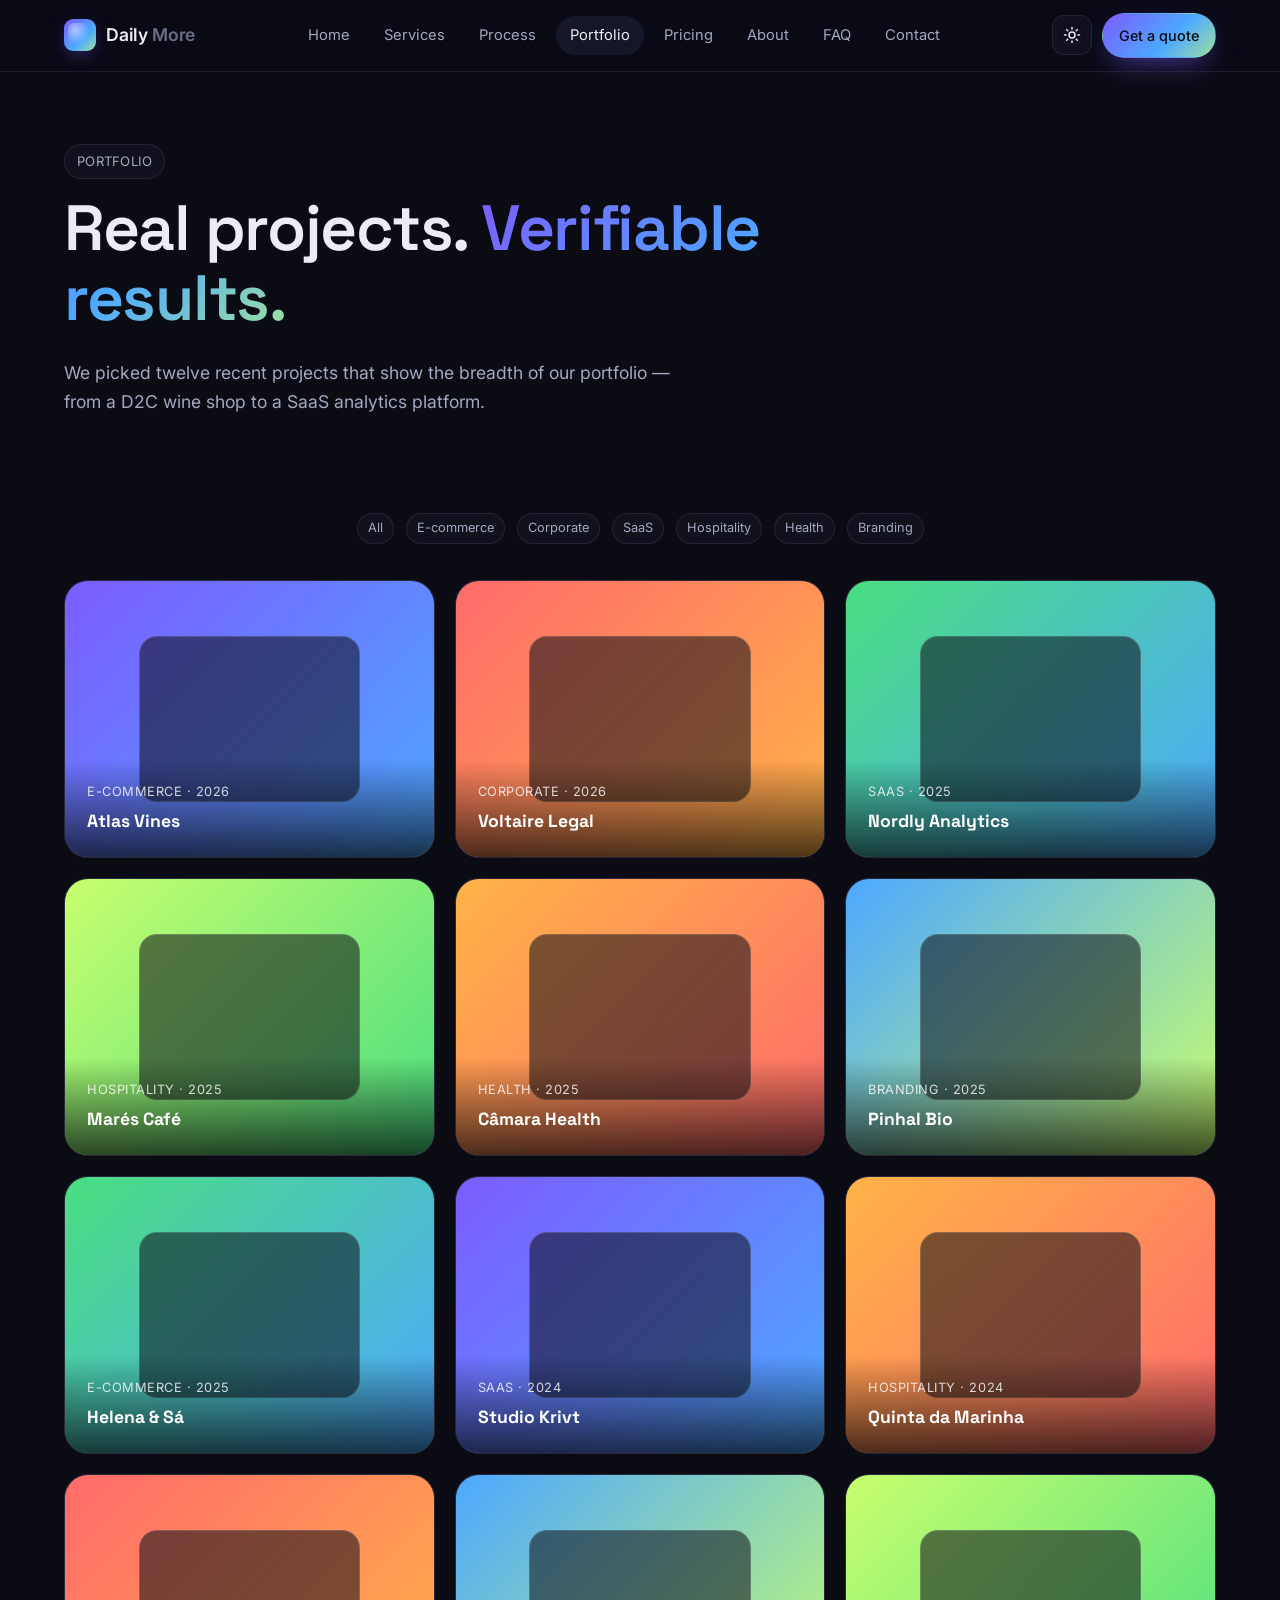
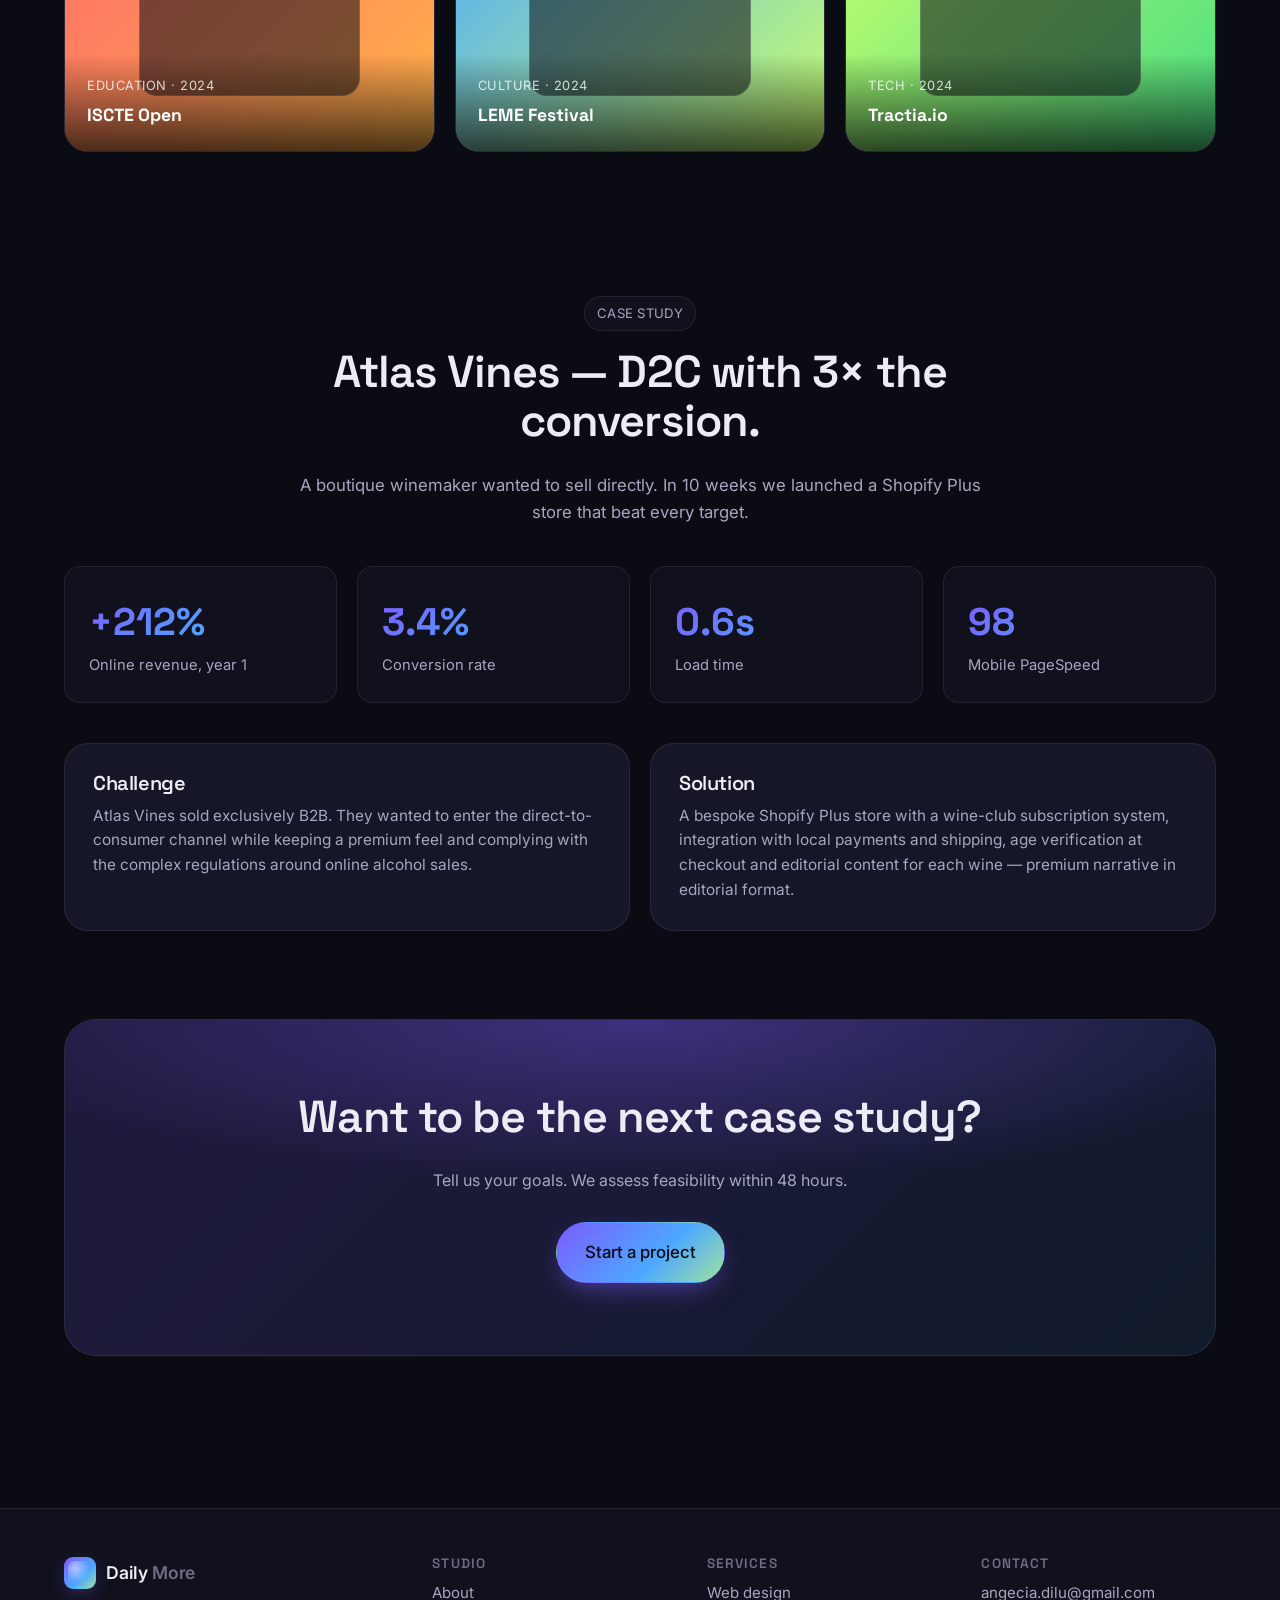
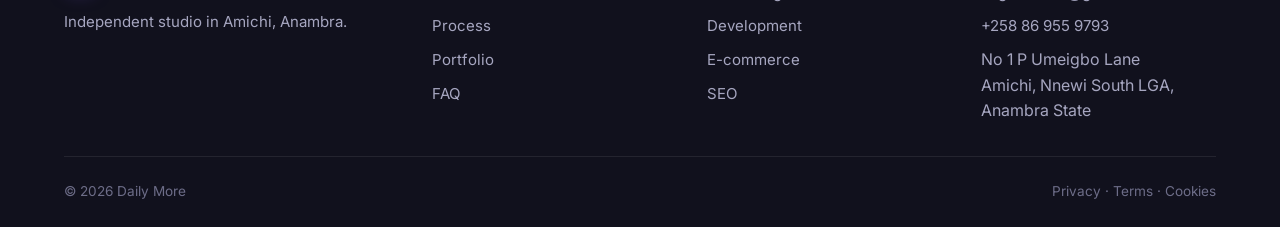
<file: portfolio.html>
<!DOCTYPE html>
<html lang="en">
<head>
  <meta charset="UTF-8">
  <meta name="viewport" content="width=device-width, initial-scale=1.0">
  <title>Portfolio — Daily More</title>
  <meta name="description" content="Case studies of websites designed and built by Daily More: e-commerce, corporate, SaaS and more.">
  <link rel="canonical" href="https://www.daily-more.info/portfolio.html">
  <link rel="icon" type="image/svg+xml" href="assets/img/favicon.svg">
  <meta name="theme-color" content="#0b0b14">
  <link rel="preconnect" href="https://fonts.googleapis.com">
  <link rel="preconnect" href="https://fonts.gstatic.com" crossorigin>
  <link href="https://fonts.googleapis.com/css2?family=Inter:wght@400;500;600&family=Space+Grotesk:wght@500;600;700&display=swap" rel="stylesheet">
  <link rel="stylesheet" href="assets/css/styles.css">
</head>
<body>
  <a class="skip" href="#main">Skip to content</a>
  <header class="site-header">
    <div class="container">
      <a href="index.html" class="brand"><span class="brand-mark"></span><span>Daily<span class="muted"> More</span></span></a>
      <nav class="nav"><a href="index.html">Home</a><a href="servicos.html">Services</a><a href="processo.html">Process</a><a href="portfolio.html">Portfolio</a><a href="precos.html">Pricing</a><a href="sobre.html">About</a><a href="faq.html">FAQ</a><a href="contacto.html">Contact</a></nav>
      <div class="nav-actions">
        <button class="theme-toggle" data-theme-toggle aria-label="Toggle theme"><svg width="18" height="18" viewBox="0 0 24 24" fill="none" stroke="currentColor" stroke-width="2" stroke-linecap="round" stroke-linejoin="round"><circle cx="12" cy="12" r="4"/><path d="M12 2v2M12 20v2M4.93 4.93l1.41 1.41M17.66 17.66l1.41 1.41M2 12h2M20 12h2M4.93 19.07l1.41-1.41M17.66 6.34l1.41-1.41"/></svg></button>
        <a href="contacto.html" class="btn btn-primary btn-sm">Get a quote</a>
        <button class="menu-toggle" data-menu-toggle aria-label="Open menu"><svg width="20" height="20" viewBox="0 0 24 24" fill="none" stroke="currentColor" stroke-width="2"><path d="M3 6h18M3 12h18M3 18h18"/></svg></button>
      </div>
    </div>
  </header>

  <main id="main">
    <section class="page-head">
      <div class="container reveal">
        <span class="eyebrow">Portfolio</span>
        <h1>Real projects. <span class="gradient-text">Verifiable results.</span></h1>
        <p>We picked twelve recent projects that show the breadth of our portfolio — from a D2C wine shop to a SaaS analytics platform.</p>
      </div>
    </section>

    <section class="section-tight">
      <div class="container">
        <div class="row" style="justify-content:center;margin-bottom:36px;">
          <span class="tag">All</span>
          <span class="tag">E-commerce</span>
          <span class="tag">Corporate</span>
          <span class="tag">SaaS</span>
          <span class="tag">Hospitality</span>
          <span class="tag">Health</span>
          <span class="tag">Branding</span>
        </div>
        <div class="portfolio">
          <a href="#" class="work reveal"><span class="thumb g1"></span><div class="meta"><small>E-commerce · 2026</small><strong>Atlas Vines</strong></div></a>
          <a href="#" class="work reveal"><span class="thumb g2"></span><div class="meta"><small>Corporate · 2026</small><strong>Voltaire Legal</strong></div></a>
          <a href="#" class="work reveal"><span class="thumb g3"></span><div class="meta"><small>SaaS · 2025</small><strong>Nordly Analytics</strong></div></a>
          <a href="#" class="work reveal"><span class="thumb g4"></span><div class="meta"><small>Hospitality · 2025</small><strong>Marés Café</strong></div></a>
          <a href="#" class="work reveal"><span class="thumb g5"></span><div class="meta"><small>Health · 2025</small><strong>Câmara Health</strong></div></a>
          <a href="#" class="work reveal"><span class="thumb g6"></span><div class="meta"><small>Branding · 2025</small><strong>Pinhal Bio</strong></div></a>
          <a href="#" class="work reveal"><span class="thumb g3"></span><div class="meta"><small>E-commerce · 2025</small><strong>Helena & Sá</strong></div></a>
          <a href="#" class="work reveal"><span class="thumb g1"></span><div class="meta"><small>SaaS · 2024</small><strong>Studio Krivt</strong></div></a>
          <a href="#" class="work reveal"><span class="thumb g5"></span><div class="meta"><small>Hospitality · 2024</small><strong>Quinta da Marinha</strong></div></a>
          <a href="#" class="work reveal"><span class="thumb g2"></span><div class="meta"><small>Education · 2024</small><strong>ISCTE Open</strong></div></a>
          <a href="#" class="work reveal"><span class="thumb g6"></span><div class="meta"><small>Culture · 2024</small><strong>LEME Festival</strong></div></a>
          <a href="#" class="work reveal"><span class="thumb g4"></span><div class="meta"><small>Tech · 2024</small><strong>Tractia.io</strong></div></a>
        </div>
      </div>
    </section>

    <section class="section">
      <div class="container">
        <div class="section-head reveal">
          <span class="eyebrow">Case study</span>
          <h2>Atlas Vines — D2C with 3× the conversion.</h2>
          <p>A boutique winemaker wanted to sell directly. In 10 weeks we launched a Shopify Plus store that beat every target.</p>
        </div>
        <div class="stats reveal">
          <div class="stat"><strong>+212%</strong><span>Online revenue, year 1</span></div>
          <div class="stat"><strong>3.4%</strong><span>Conversion rate</span></div>
          <div class="stat"><strong>0.6s</strong><span>Load time</span></div>
          <div class="stat"><strong>98</strong><span>Mobile PageSpeed</span></div>
        </div>
        <div style="margin-top:40px;">
          <div class="cards cols-2">
            <div class="card reveal">
              <h3>Challenge</h3>
              <p>Atlas Vines sold exclusively B2B. They wanted to enter the direct-to-consumer channel while keeping a premium feel and complying with the complex regulations around online alcohol sales.</p>
            </div>
            <div class="card reveal">
              <h3>Solution</h3>
              <p>A bespoke Shopify Plus store with a wine-club subscription system, integration with local payments and shipping, age verification at checkout and editorial content for each wine — premium narrative in editorial format.</p>
            </div>
          </div>
        </div>
      </div>
    </section>

    <section class="section">
      <div class="container">
        <div class="cta-banner reveal">
          <h2>Want to be the next case study?</h2>
          <p>Tell us your goals. We assess feasibility within 48 hours.</p>
          <div class="row center"><a href="contacto.html" class="btn btn-primary btn-lg">Start a project</a></div>
        </div>
      </div>
    </section>
  </main>

  <footer class="site-footer">
    <div class="container">
      <div class="footer-grid">
        <div><a href="index.html" class="brand"><span class="brand-mark"></span><span>Daily<span class="muted"> More</span></span></a><p class="dim" style="margin-top:14px;">Independent studio in Amichi, Anambra.</p></div>
        <div><h4>Studio</h4><ul><li><a href="sobre.html">About</a></li><li><a href="processo.html">Process</a></li><li><a href="portfolio.html">Portfolio</a></li><li><a href="faq.html">FAQ</a></li></ul></div>
        <div><h4>Services</h4><ul><li><a href="servicos.html">Web design</a></li><li><a href="servicos.html">Development</a></li><li><a href="servicos.html">E-commerce</a></li><li><a href="servicos.html">SEO</a></li></ul></div>
        <div><h4>Contact</h4><ul><li><a href="mailto:angecia.dilu@gmail.com">angecia.dilu@gmail.com</a></li><li><a href="tel:+258869559793">+258 86 955 9793</a></li><li class="dim">No 1 P Umeigbo Lane<br>Amichi, Nnewi South LGA, Anambra State</li></ul></div>
      </div>
      <div class="legal-row">
        <span>© <span data-year>2026</span> Daily More</span>
        <span><a href="politica-privacidade.html">Privacy</a> · <a href="termos-servico.html">Terms</a> · <a href="politica-cookies.html">Cookies</a></span>
      </div>
    </div>
  </footer>
  <script src="assets/js/main.js" defer></script>
</body>
</html>
</file>
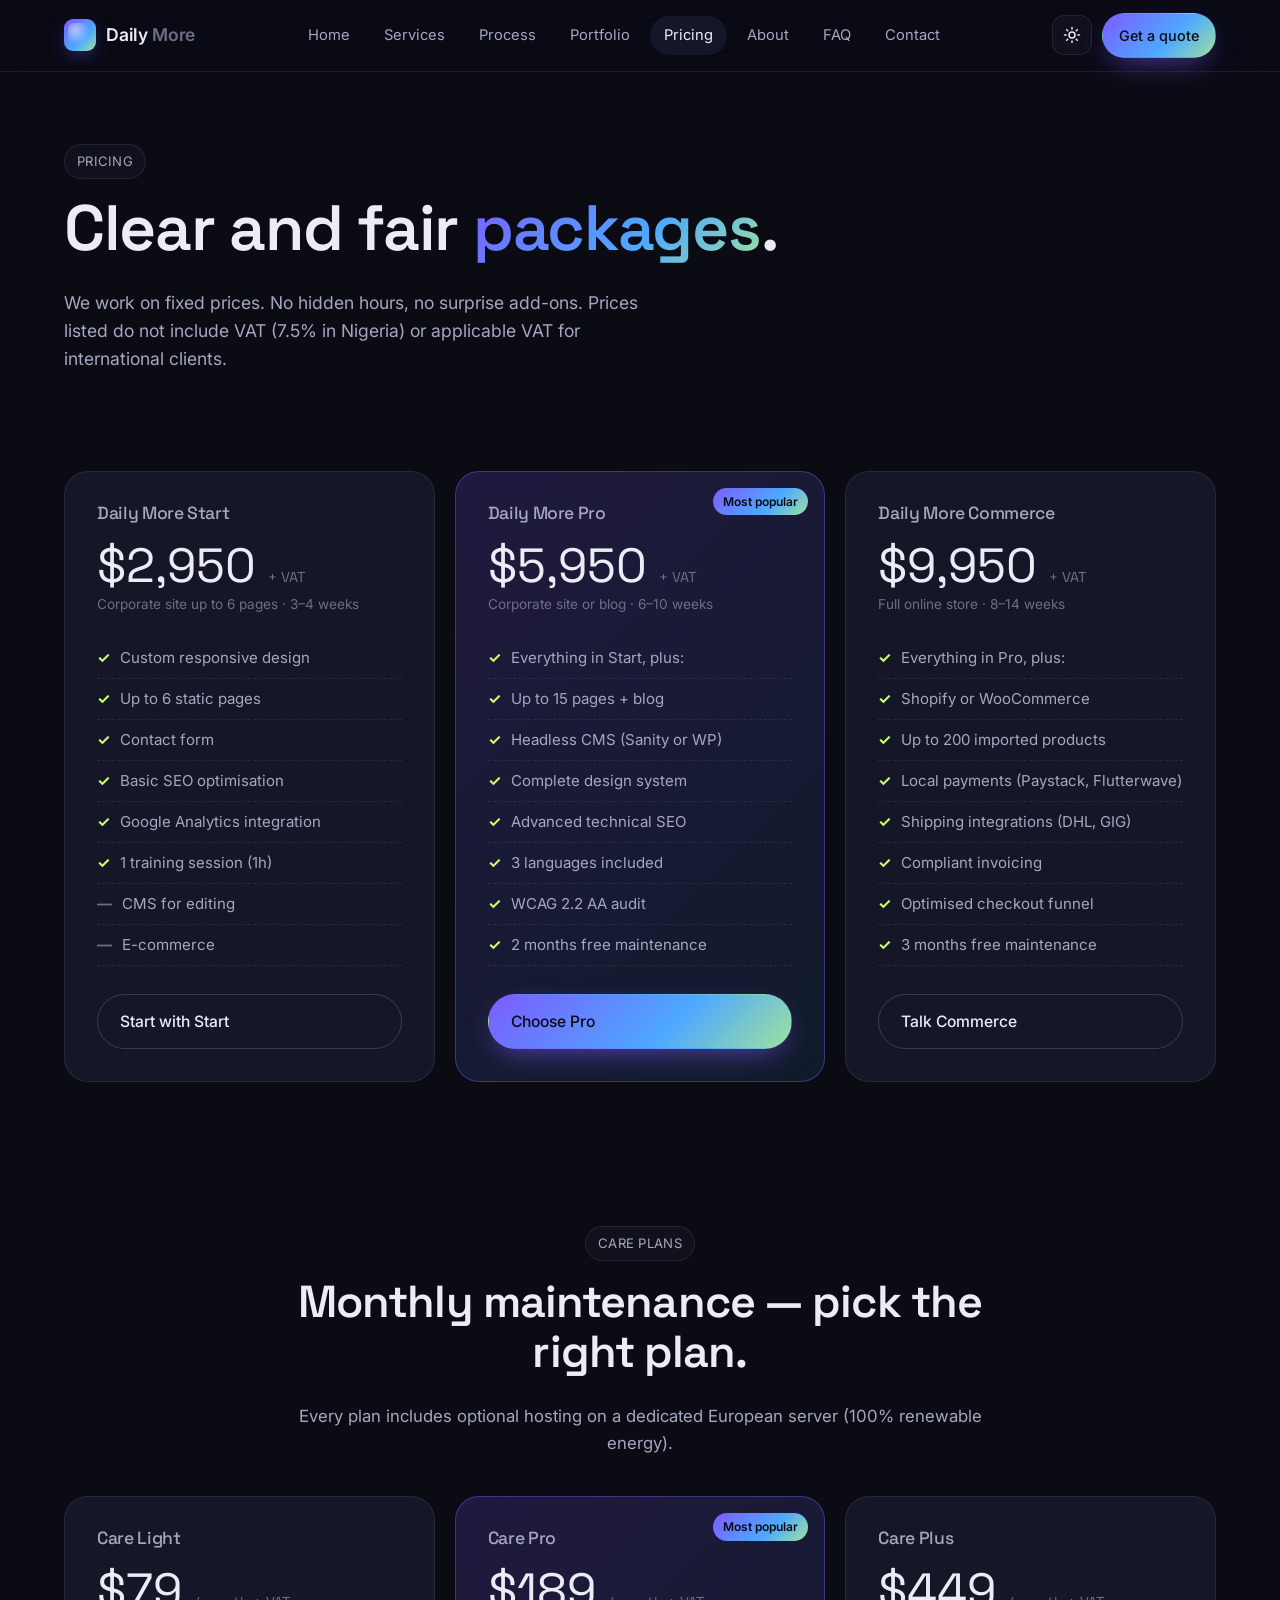
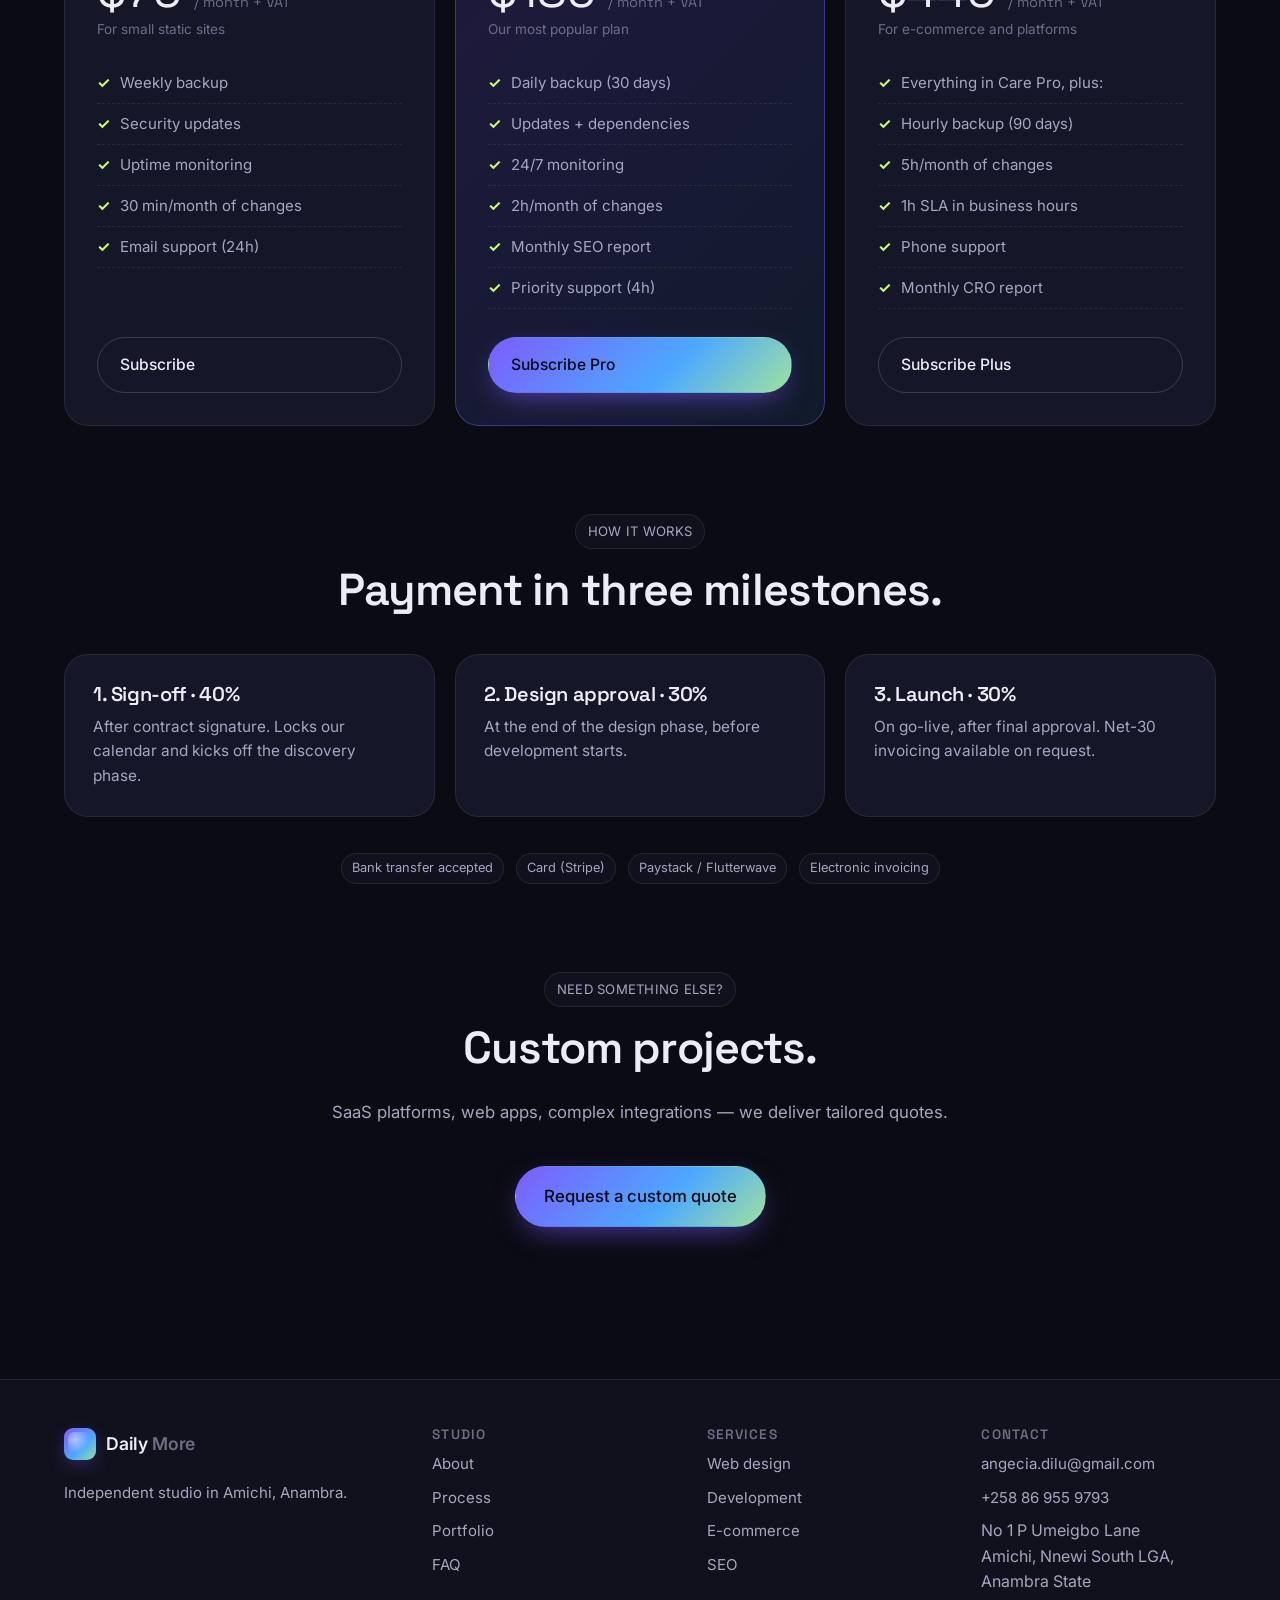
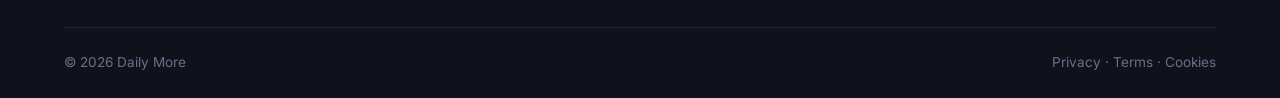
<file: precos.html>
<!DOCTYPE html>
<html lang="en">
<head>
  <meta charset="UTF-8">
  <meta name="viewport" content="width=device-width, initial-scale=1.0">
  <title>Pricing — Daily More</title>
  <meta name="description" content="Clear packages for web design and development. No hidden costs. Payment in three milestones.">
  <link rel="canonical" href="https://www.daily-more.info/precos.html">
  <link rel="icon" type="image/svg+xml" href="assets/img/favicon.svg">
  <meta name="theme-color" content="#0b0b14">
  <link rel="preconnect" href="https://fonts.googleapis.com">
  <link rel="preconnect" href="https://fonts.gstatic.com" crossorigin>
  <link href="https://fonts.googleapis.com/css2?family=Inter:wght@400;500;600&family=Space+Grotesk:wght@500;600;700&display=swap" rel="stylesheet">
  <link rel="stylesheet" href="assets/css/styles.css">
</head>
<body>
  <a class="skip" href="#main">Skip to content</a>
  <header class="site-header">
    <div class="container">
      <a href="index.html" class="brand"><span class="brand-mark"></span><span>Daily<span class="muted"> More</span></span></a>
      <nav class="nav"><a href="index.html">Home</a><a href="servicos.html">Services</a><a href="processo.html">Process</a><a href="portfolio.html">Portfolio</a><a href="precos.html">Pricing</a><a href="sobre.html">About</a><a href="faq.html">FAQ</a><a href="contacto.html">Contact</a></nav>
      <div class="nav-actions">
        <button class="theme-toggle" data-theme-toggle aria-label="Toggle theme"><svg width="18" height="18" viewBox="0 0 24 24" fill="none" stroke="currentColor" stroke-width="2" stroke-linecap="round" stroke-linejoin="round"><circle cx="12" cy="12" r="4"/><path d="M12 2v2M12 20v2M4.93 4.93l1.41 1.41M17.66 17.66l1.41 1.41M2 12h2M20 12h2M4.93 19.07l1.41-1.41M17.66 6.34l1.41-1.41"/></svg></button>
        <a href="contacto.html" class="btn btn-primary btn-sm">Get a quote</a>
        <button class="menu-toggle" data-menu-toggle aria-label="Open menu"><svg width="20" height="20" viewBox="0 0 24 24" fill="none" stroke="currentColor" stroke-width="2"><path d="M3 6h18M3 12h18M3 18h18"/></svg></button>
      </div>
    </div>
  </header>

  <main id="main">
    <section class="page-head">
      <div class="container reveal">
        <span class="eyebrow">Pricing</span>
        <h1>Clear and fair <span class="gradient-text">packages</span>.</h1>
        <p>We work on fixed prices. No hidden hours, no surprise add-ons. Prices listed do not include VAT (7.5% in Nigeria) or applicable VAT for international clients.</p>
      </div>
    </section>

    <section class="section-tight">
      <div class="container">
        <div class="pricing">
          <div class="plan reveal">
            <h3>Daily More Start</h3>
            <div class="price">$2,950 <small>+ VAT</small></div>
            <p class="price-note">Corporate site up to 6 pages · 3–4 weeks</p>
            <ul>
              <li>Custom responsive design</li>
              <li>Up to 6 static pages</li>
              <li>Contact form</li>
              <li>Basic SEO optimisation</li>
              <li>Google Analytics integration</li>
              <li>1 training session (1h)</li>
              <li class="no">CMS for editing</li>
              <li class="no">E-commerce</li>
            </ul>
            <a href="contacto.html" class="btn btn-ghost">Start with Start</a>
          </div>

          <div class="plan featured reveal">
            <h3>Daily More Pro</h3>
            <div class="price">$5,950 <small>+ VAT</small></div>
            <p class="price-note">Corporate site or blog · 6–10 weeks</p>
            <ul>
              <li>Everything in Start, plus:</li>
              <li>Up to 15 pages + blog</li>
              <li>Headless CMS (Sanity or WP)</li>
              <li>Complete design system</li>
              <li>Advanced technical SEO</li>
              <li>3 languages included</li>
              <li>WCAG 2.2 AA audit</li>
              <li>2 months free maintenance</li>
            </ul>
            <a href="contacto.html" class="btn btn-primary">Choose Pro</a>
          </div>

          <div class="plan reveal">
            <h3>Daily More Commerce</h3>
            <div class="price">$9,950 <small>+ VAT</small></div>
            <p class="price-note">Full online store · 8–14 weeks</p>
            <ul>
              <li>Everything in Pro, plus:</li>
              <li>Shopify or WooCommerce</li>
              <li>Up to 200 imported products</li>
              <li>Local payments (Paystack, Flutterwave)</li>
              <li>Shipping integrations (DHL, GIG)</li>
              <li>Compliant invoicing</li>
              <li>Optimised checkout funnel</li>
              <li>3 months free maintenance</li>
            </ul>
            <a href="contacto.html" class="btn btn-ghost">Talk Commerce</a>
          </div>
        </div>
      </div>
    </section>

    <section class="section">
      <div class="container">
        <div class="section-head reveal">
          <span class="eyebrow">Care plans</span>
          <h2>Monthly maintenance — pick the right plan.</h2>
          <p>Every plan includes optional hosting on a dedicated European server (100% renewable energy).</p>
        </div>
        <div class="pricing">
          <div class="plan reveal">
            <h3>Care Light</h3>
            <div class="price">$79 <small>/ month + VAT</small></div>
            <p class="price-note">For small static sites</p>
            <ul>
              <li>Weekly backup</li>
              <li>Security updates</li>
              <li>Uptime monitoring</li>
              <li>30 min/month of changes</li>
              <li>Email support (24h)</li>
            </ul>
            <a href="contacto.html" class="btn btn-ghost">Subscribe</a>
          </div>
          <div class="plan featured reveal">
            <h3>Care Pro</h3>
            <div class="price">$189 <small>/ month + VAT</small></div>
            <p class="price-note">Our most popular plan</p>
            <ul>
              <li>Daily backup (30 days)</li>
              <li>Updates + dependencies</li>
              <li>24/7 monitoring</li>
              <li>2h/month of changes</li>
              <li>Monthly SEO report</li>
              <li>Priority support (4h)</li>
            </ul>
            <a href="contacto.html" class="btn btn-primary">Subscribe Pro</a>
          </div>
          <div class="plan reveal">
            <h3>Care Plus</h3>
            <div class="price">$449 <small>/ month + VAT</small></div>
            <p class="price-note">For e-commerce and platforms</p>
            <ul>
              <li>Everything in Care Pro, plus:</li>
              <li>Hourly backup (90 days)</li>
              <li>5h/month of changes</li>
              <li>1h SLA in business hours</li>
              <li>Phone support</li>
              <li>Monthly CRO report</li>
            </ul>
            <a href="contacto.html" class="btn btn-ghost">Subscribe Plus</a>
          </div>
        </div>
      </div>
    </section>

    <section class="section">
      <div class="container">
        <div class="section-head reveal">
          <span class="eyebrow">How it works</span>
          <h2>Payment in three milestones.</h2>
        </div>
        <div class="cards cols-3">
          <div class="card reveal"><h3>1. Sign-off · 40%</h3><p>After contract signature. Locks our calendar and kicks off the discovery phase.</p></div>
          <div class="card reveal"><h3>2. Design approval · 30%</h3><p>At the end of the design phase, before development starts.</p></div>
          <div class="card reveal"><h3>3. Launch · 30%</h3><p>On go-live, after final approval. Net-30 invoicing available on request.</p></div>
        </div>
        <div class="row center reveal" style="margin-top:36px;">
          <span class="tag">Bank transfer accepted</span>
          <span class="tag">Card (Stripe)</span>
          <span class="tag">Paystack / Flutterwave</span>
          <span class="tag">Electronic invoicing</span>
        </div>
      </div>
    </section>

    <section class="section">
      <div class="container">
        <div class="section-head reveal">
          <span class="eyebrow">Need something else?</span>
          <h2>Custom projects.</h2>
          <p>SaaS platforms, web apps, complex integrations — we deliver tailored quotes.</p>
        </div>
        <div class="row center"><a href="contacto.html" class="btn btn-primary btn-lg">Request a custom quote</a></div>
      </div>
    </section>
  </main>

  <footer class="site-footer">
    <div class="container">
      <div class="footer-grid">
        <div><a href="index.html" class="brand"><span class="brand-mark"></span><span>Daily<span class="muted"> More</span></span></a><p class="dim" style="margin-top:14px;">Independent studio in Amichi, Anambra.</p></div>
        <div><h4>Studio</h4><ul><li><a href="sobre.html">About</a></li><li><a href="processo.html">Process</a></li><li><a href="portfolio.html">Portfolio</a></li><li><a href="faq.html">FAQ</a></li></ul></div>
        <div><h4>Services</h4><ul><li><a href="servicos.html">Web design</a></li><li><a href="servicos.html">Development</a></li><li><a href="servicos.html">E-commerce</a></li><li><a href="servicos.html">SEO</a></li></ul></div>
        <div><h4>Contact</h4><ul><li><a href="mailto:angecia.dilu@gmail.com">angecia.dilu@gmail.com</a></li><li><a href="tel:+258869559793">+258 86 955 9793</a></li><li class="dim">No 1 P Umeigbo Lane<br>Amichi, Nnewi South LGA, Anambra State</li></ul></div>
      </div>
      <div class="legal-row">
        <span>© <span data-year>2026</span> Daily More</span>
        <span><a href="politica-privacidade.html">Privacy</a> · <a href="termos-servico.html">Terms</a> · <a href="politica-cookies.html">Cookies</a></span>
      </div>
    </div>
  </footer>
  <script src="assets/js/main.js" defer></script>
</body>
</html>
</file>
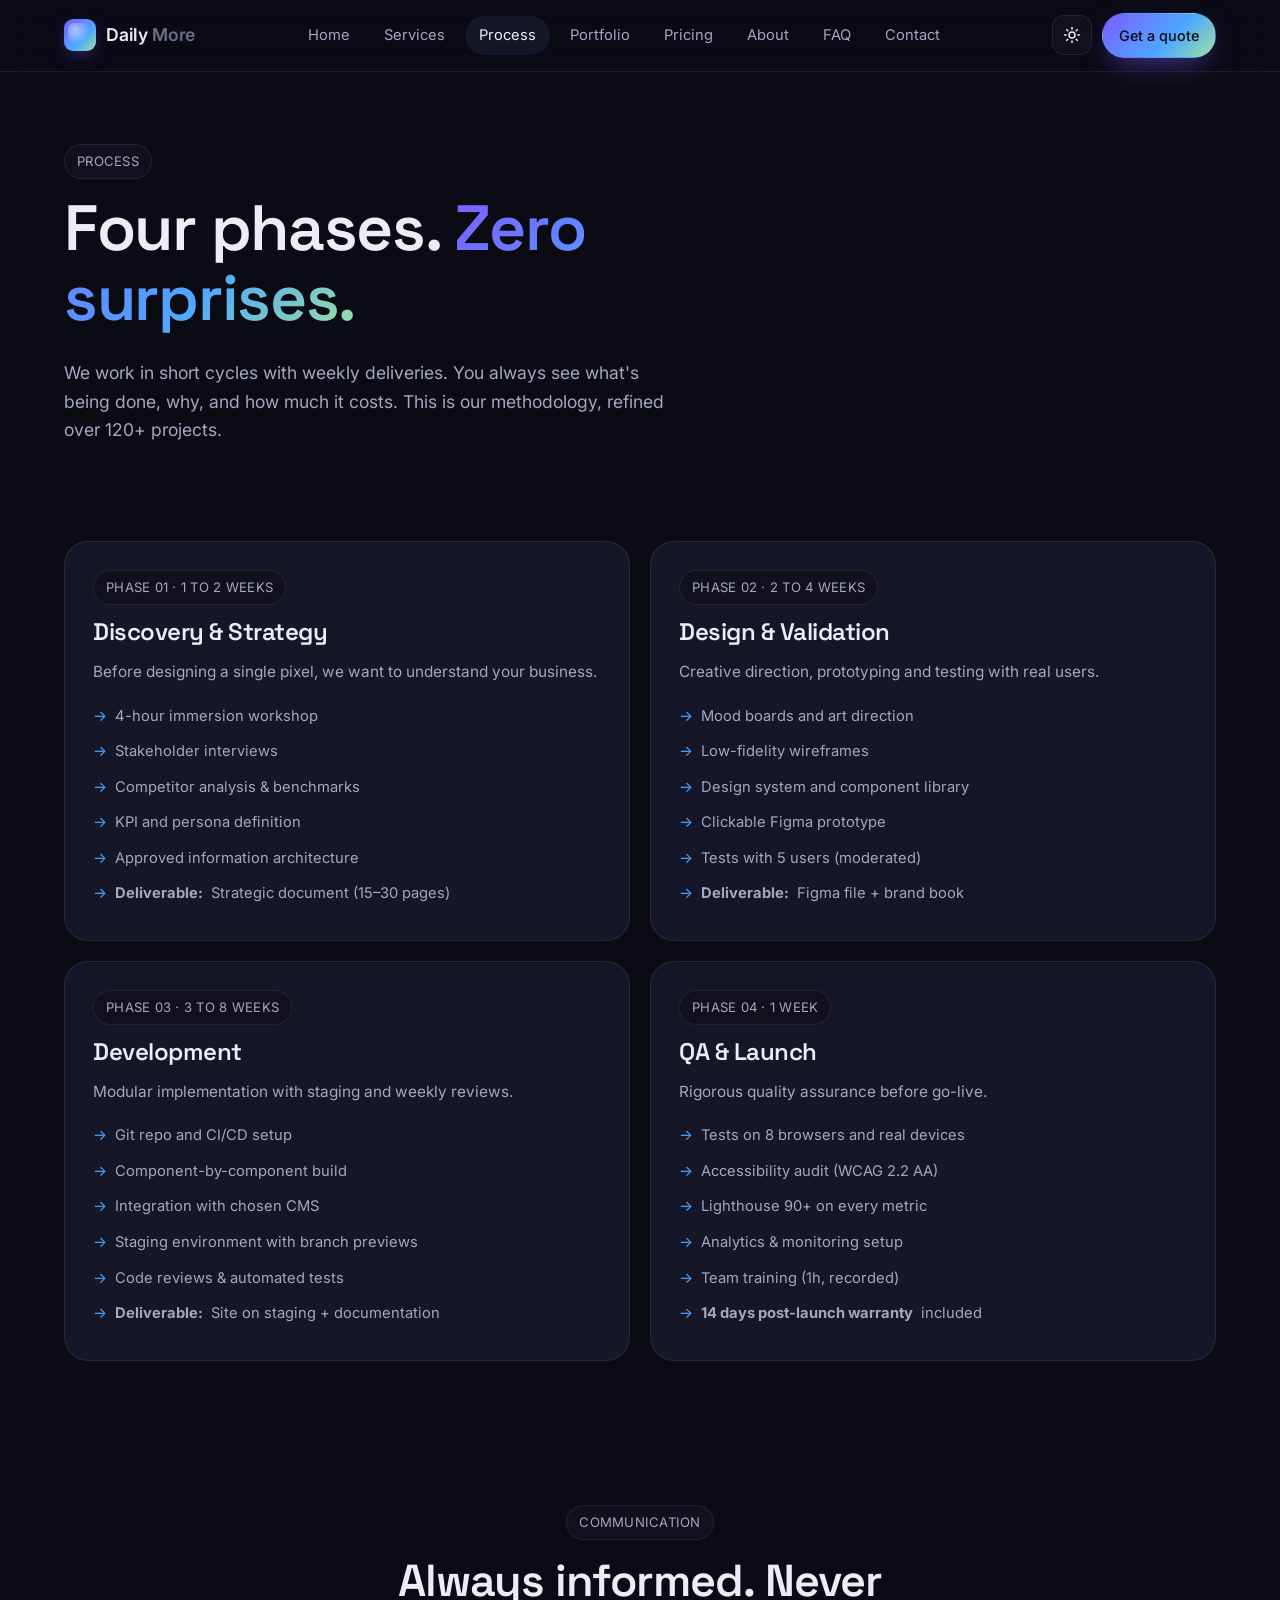
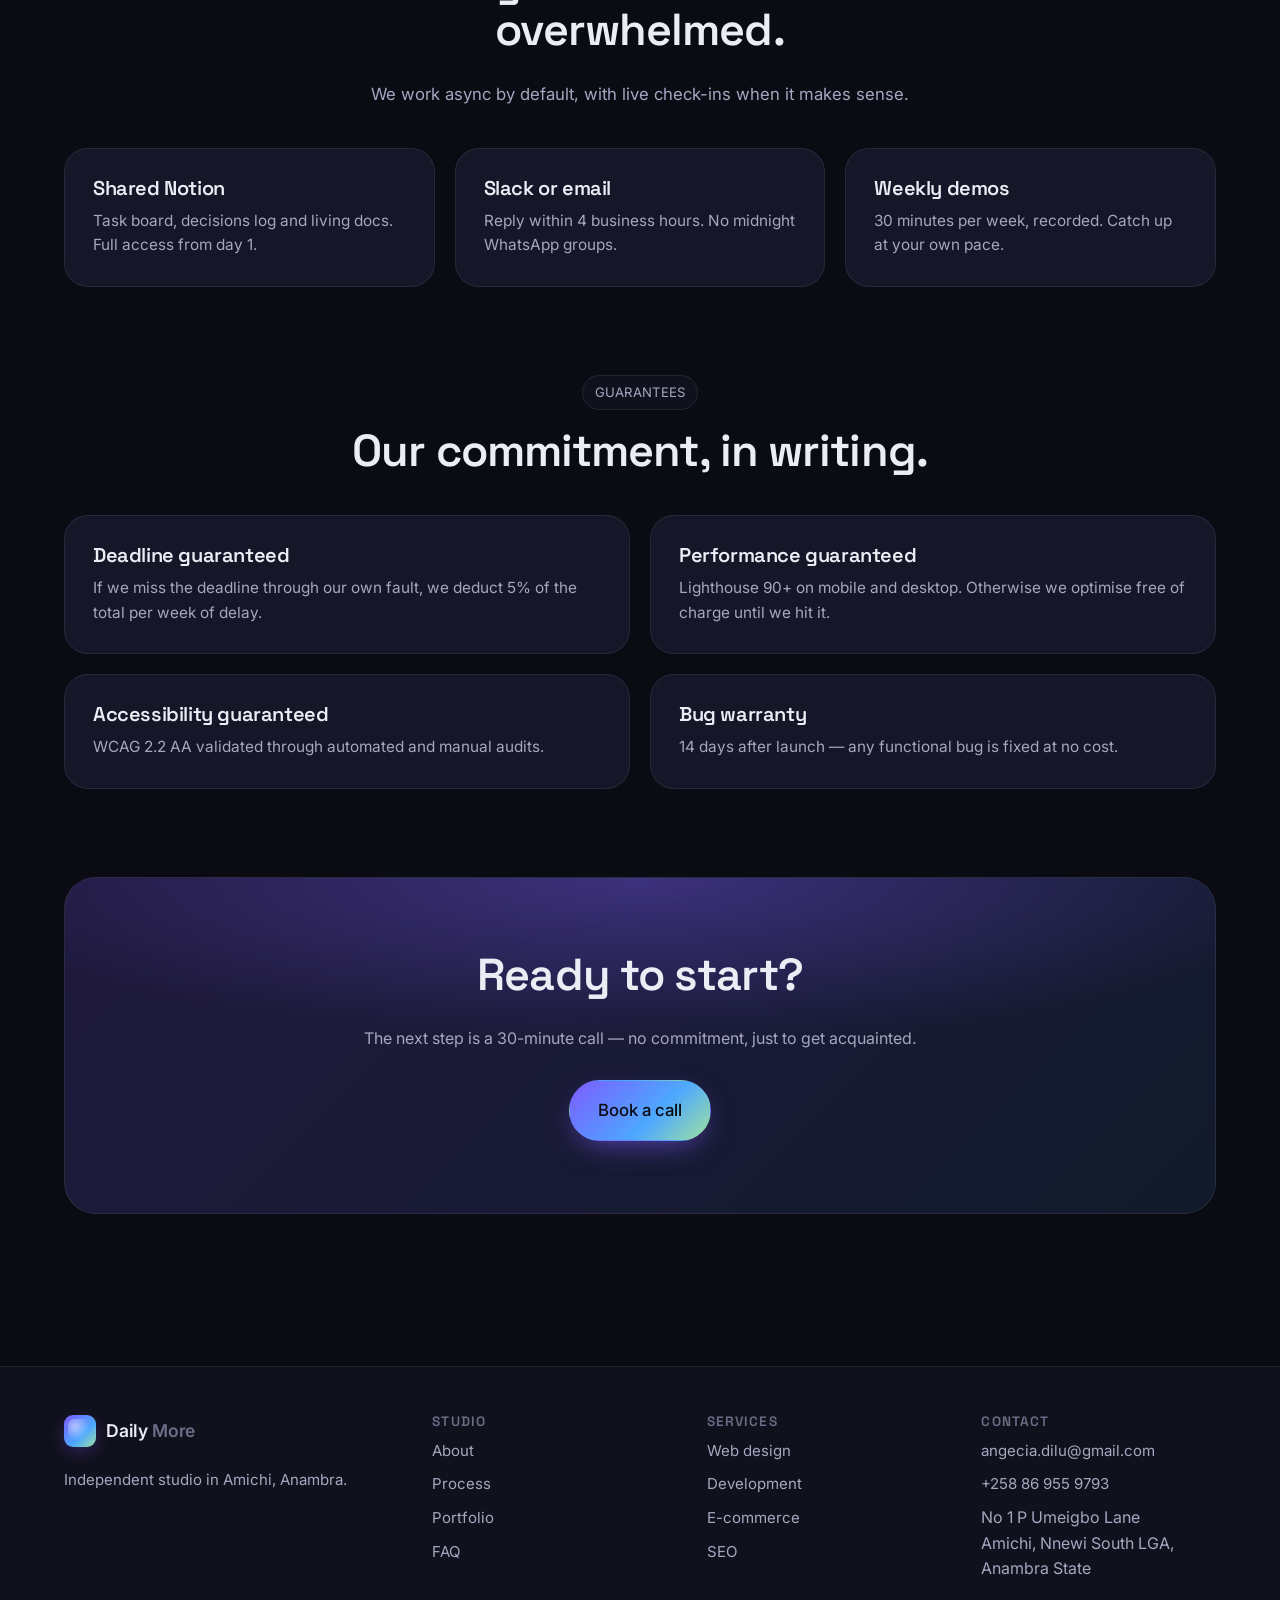
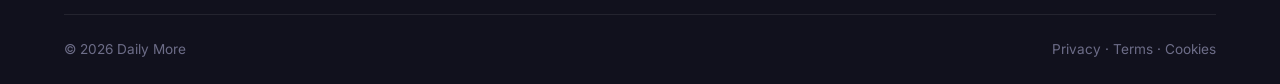
<file: processo.html>
<!DOCTYPE html>
<html lang="en">
<head>
  <meta charset="UTF-8">
  <meta name="viewport" content="width=device-width, initial-scale=1.0">
  <title>Process — Daily More</title>
  <meta name="description" content="Our four-phase web design process: discovery, design, development and launch. No surprises, with a written warranty.">
  <link rel="canonical" href="https://www.daily-more.info/processo.html">
  <link rel="icon" type="image/svg+xml" href="assets/img/favicon.svg">
  <meta name="theme-color" content="#0b0b14">
  <link rel="preconnect" href="https://fonts.googleapis.com">
  <link rel="preconnect" href="https://fonts.gstatic.com" crossorigin>
  <link href="https://fonts.googleapis.com/css2?family=Inter:wght@400;500;600&family=Space+Grotesk:wght@500;600;700&display=swap" rel="stylesheet">
  <link rel="stylesheet" href="assets/css/styles.css">
</head>
<body>
  <a class="skip" href="#main">Skip to content</a>
  <header class="site-header">
    <div class="container">
      <a href="index.html" class="brand"><span class="brand-mark"></span><span>Daily<span class="muted"> More</span></span></a>
      <nav class="nav"><a href="index.html">Home</a><a href="servicos.html">Services</a><a href="processo.html">Process</a><a href="portfolio.html">Portfolio</a><a href="precos.html">Pricing</a><a href="sobre.html">About</a><a href="faq.html">FAQ</a><a href="contacto.html">Contact</a></nav>
      <div class="nav-actions">
        <button class="theme-toggle" data-theme-toggle aria-label="Toggle theme"><svg width="18" height="18" viewBox="0 0 24 24" fill="none" stroke="currentColor" stroke-width="2" stroke-linecap="round" stroke-linejoin="round"><circle cx="12" cy="12" r="4"/><path d="M12 2v2M12 20v2M4.93 4.93l1.41 1.41M17.66 17.66l1.41 1.41M2 12h2M20 12h2M4.93 19.07l1.41-1.41M17.66 6.34l1.41-1.41"/></svg></button>
        <a href="contacto.html" class="btn btn-primary btn-sm">Get a quote</a>
        <button class="menu-toggle" data-menu-toggle aria-label="Open menu"><svg width="20" height="20" viewBox="0 0 24 24" fill="none" stroke="currentColor" stroke-width="2"><path d="M3 6h18M3 12h18M3 18h18"/></svg></button>
      </div>
    </div>
  </header>

  <main id="main">
    <section class="page-head">
      <div class="container reveal">
        <span class="eyebrow">Process</span>
        <h1>Four phases. <span class="gradient-text">Zero surprises.</span></h1>
        <p>We work in short cycles with weekly deliveries. You always see what's being done, why, and how much it costs. This is our methodology, refined over 120+ projects.</p>
      </div>
    </section>

    <section class="section-tight">
      <div class="container">
        <div class="cards cols-2">
          <div class="card reveal">
            <span class="eyebrow">Phase 01 · 1 to 2 weeks</span>
            <h2 style="font-size:1.5rem;margin-top:14px;">Discovery & Strategy</h2>
            <p>Before designing a single pixel, we want to understand your business.</p>
            <ul>
              <li>4-hour immersion workshop</li>
              <li>Stakeholder interviews</li>
              <li>Competitor analysis & benchmarks</li>
              <li>KPI and persona definition</li>
              <li>Approved information architecture</li>
              <li><strong>Deliverable:</strong> Strategic document (15–30 pages)</li>
            </ul>
          </div>
          <div class="card reveal">
            <span class="eyebrow">Phase 02 · 2 to 4 weeks</span>
            <h2 style="font-size:1.5rem;margin-top:14px;">Design & Validation</h2>
            <p>Creative direction, prototyping and testing with real users.</p>
            <ul>
              <li>Mood boards and art direction</li>
              <li>Low-fidelity wireframes</li>
              <li>Design system and component library</li>
              <li>Clickable Figma prototype</li>
              <li>Tests with 5 users (moderated)</li>
              <li><strong>Deliverable:</strong> Figma file + brand book</li>
            </ul>
          </div>
          <div class="card reveal">
            <span class="eyebrow">Phase 03 · 3 to 8 weeks</span>
            <h2 style="font-size:1.5rem;margin-top:14px;">Development</h2>
            <p>Modular implementation with staging and weekly reviews.</p>
            <ul>
              <li>Git repo and CI/CD setup</li>
              <li>Component-by-component build</li>
              <li>Integration with chosen CMS</li>
              <li>Staging environment with branch previews</li>
              <li>Code reviews & automated tests</li>
              <li><strong>Deliverable:</strong> Site on staging + documentation</li>
            </ul>
          </div>
          <div class="card reveal">
            <span class="eyebrow">Phase 04 · 1 week</span>
            <h2 style="font-size:1.5rem;margin-top:14px;">QA & Launch</h2>
            <p>Rigorous quality assurance before go-live.</p>
            <ul>
              <li>Tests on 8 browsers and real devices</li>
              <li>Accessibility audit (WCAG 2.2 AA)</li>
              <li>Lighthouse 90+ on every metric</li>
              <li>Analytics & monitoring setup</li>
              <li>Team training (1h, recorded)</li>
              <li><strong>14 days post-launch warranty</strong> included</li>
            </ul>
          </div>
        </div>
      </div>
    </section>

    <section class="section">
      <div class="container">
        <div class="section-head reveal">
          <span class="eyebrow">Communication</span>
          <h2>Always informed. Never overwhelmed.</h2>
          <p>We work async by default, with live check-ins when it makes sense.</p>
        </div>
        <div class="cards cols-3">
          <div class="card reveal"><h3>Shared Notion</h3><p>Task board, decisions log and living docs. Full access from day 1.</p></div>
          <div class="card reveal"><h3>Slack or email</h3><p>Reply within 4 business hours. No midnight WhatsApp groups.</p></div>
          <div class="card reveal"><h3>Weekly demos</h3><p>30 minutes per week, recorded. Catch up at your own pace.</p></div>
        </div>
      </div>
    </section>

    <section class="section">
      <div class="container">
        <div class="section-head reveal">
          <span class="eyebrow">Guarantees</span>
          <h2>Our commitment, in writing.</h2>
        </div>
        <div class="cards cols-2">
          <div class="card reveal"><h3>Deadline guaranteed</h3><p>If we miss the deadline through our own fault, we deduct 5% of the total per week of delay.</p></div>
          <div class="card reveal"><h3>Performance guaranteed</h3><p>Lighthouse 90+ on mobile and desktop. Otherwise we optimise free of charge until we hit it.</p></div>
          <div class="card reveal"><h3>Accessibility guaranteed</h3><p>WCAG 2.2 AA validated through automated and manual audits.</p></div>
          <div class="card reveal"><h3>Bug warranty</h3><p>14 days after launch — any functional bug is fixed at no cost.</p></div>
        </div>
      </div>
    </section>

    <section class="section">
      <div class="container">
        <div class="cta-banner reveal">
          <h2>Ready to start?</h2>
          <p>The next step is a 30-minute call — no commitment, just to get acquainted.</p>
          <div class="row center"><a href="contacto.html" class="btn btn-primary btn-lg">Book a call</a></div>
        </div>
      </div>
    </section>
  </main>

  <footer class="site-footer">
    <div class="container">
      <div class="footer-grid">
        <div><a href="index.html" class="brand"><span class="brand-mark"></span><span>Daily<span class="muted"> More</span></span></a><p class="dim" style="margin-top:14px;">Independent studio in Amichi, Anambra.</p></div>
        <div><h4>Studio</h4><ul><li><a href="sobre.html">About</a></li><li><a href="processo.html">Process</a></li><li><a href="portfolio.html">Portfolio</a></li><li><a href="faq.html">FAQ</a></li></ul></div>
        <div><h4>Services</h4><ul><li><a href="servicos.html">Web design</a></li><li><a href="servicos.html">Development</a></li><li><a href="servicos.html">E-commerce</a></li><li><a href="servicos.html">SEO</a></li></ul></div>
        <div><h4>Contact</h4><ul><li><a href="mailto:angecia.dilu@gmail.com">angecia.dilu@gmail.com</a></li><li><a href="tel:+258869559793">+258 86 955 9793</a></li><li class="dim">No 1 P Umeigbo Lane<br>Amichi, Nnewi South LGA, Anambra State</li></ul></div>
      </div>
      <div class="legal-row">
        <span>© <span data-year>2026</span> Daily More</span>
        <span><a href="politica-privacidade.html">Privacy</a> · <a href="termos-servico.html">Terms</a> · <a href="politica-cookies.html">Cookies</a></span>
      </div>
    </div>
  </footer>
  <script src="assets/js/main.js" defer></script>
</body>
</html>
</file>
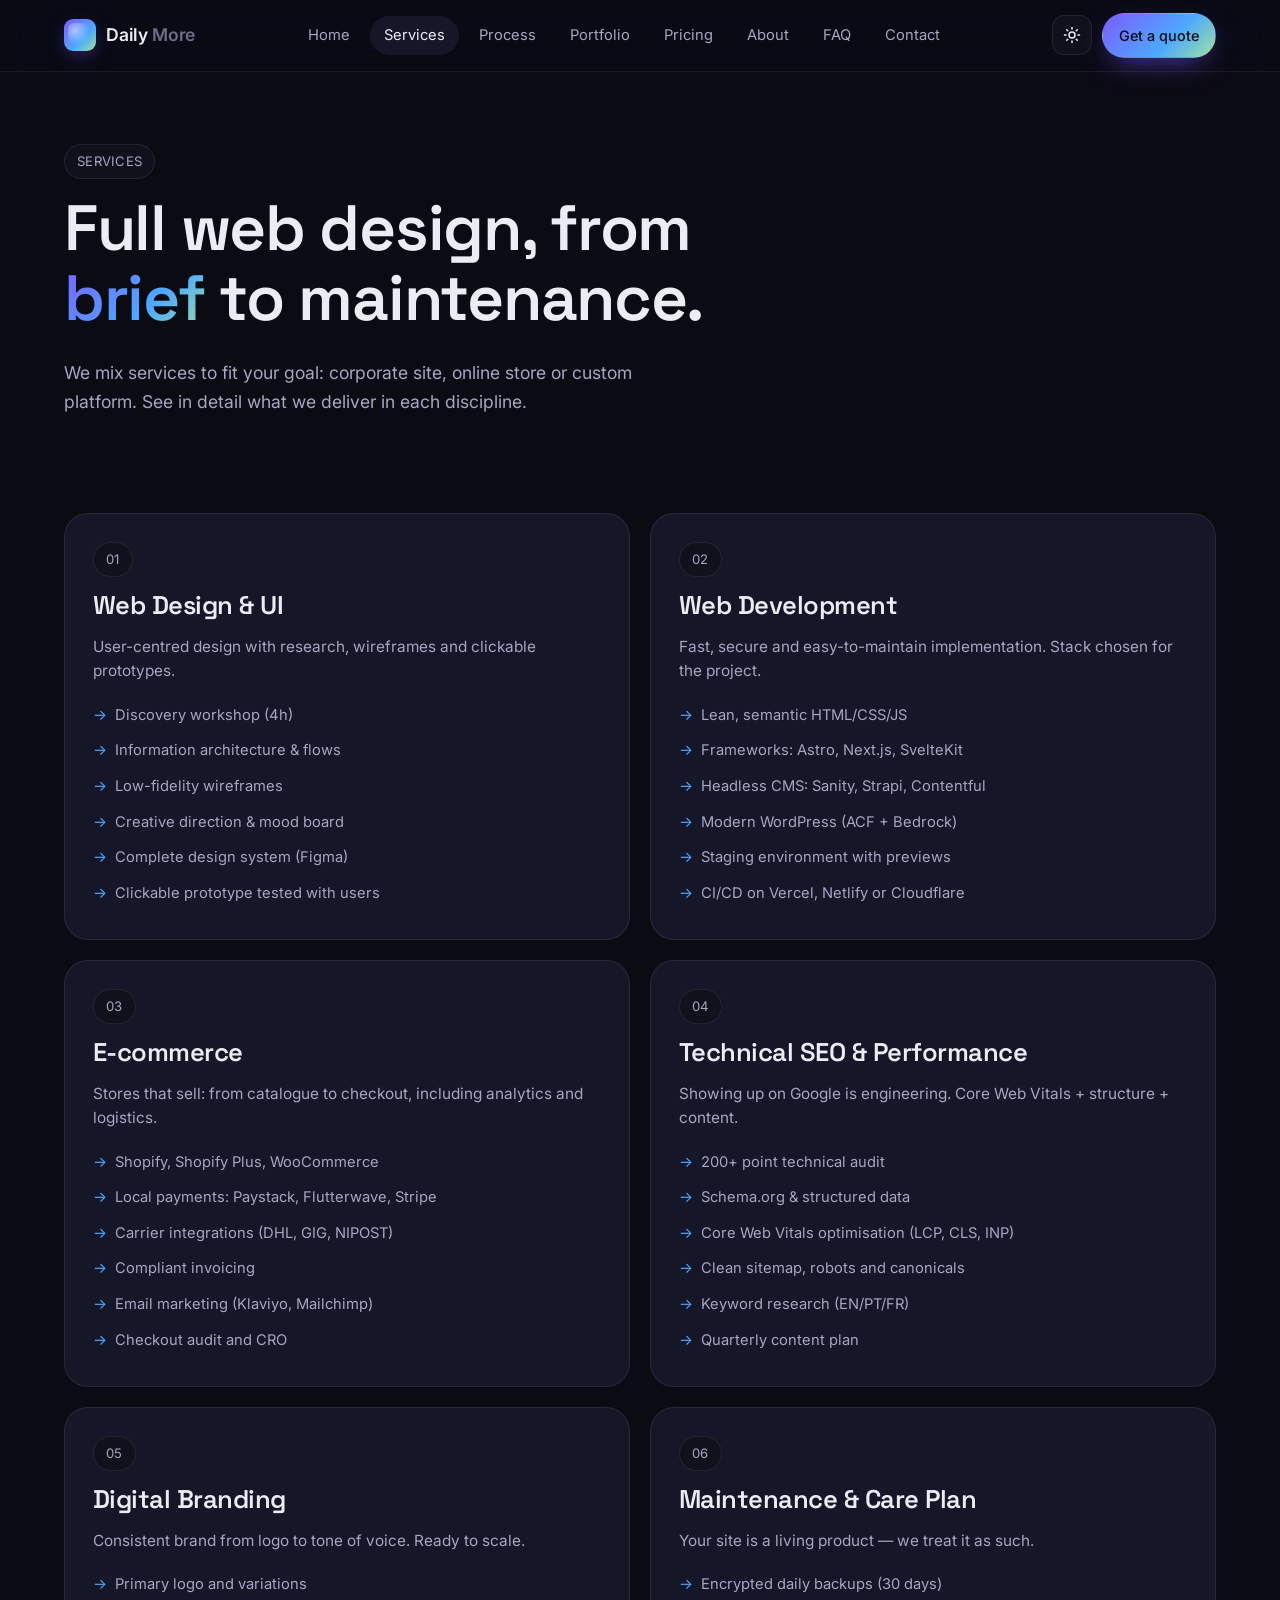
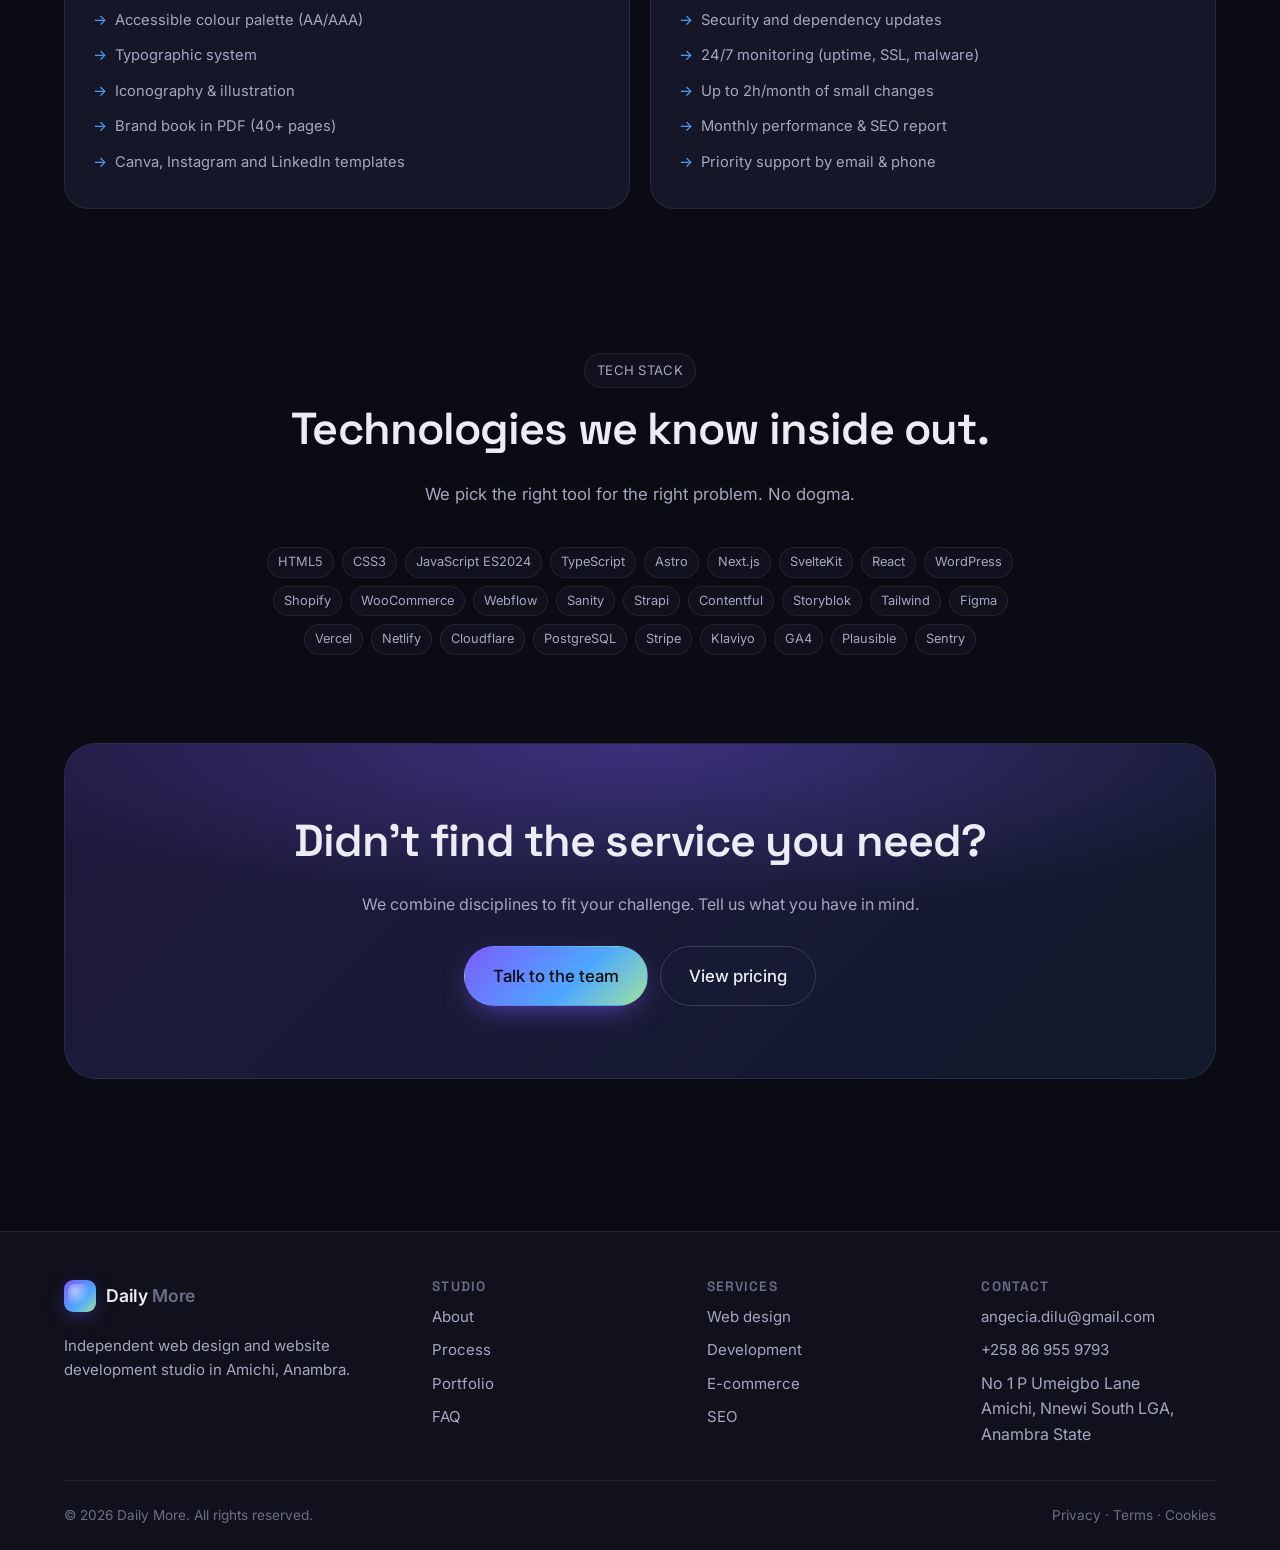
<file: servicos.html>
<!DOCTYPE html>
<html lang="en">
<head>
  <meta charset="UTF-8">
  <meta name="viewport" content="width=device-width, initial-scale=1.0">
  <title>Services — Daily More</title>
  <meta name="description" content="Web design, development, e-commerce, technical SEO, digital branding and monthly maintenance services.">
  <link rel="canonical" href="https://www.daily-more.info/servicos.html">
  <link rel="icon" type="image/svg+xml" href="assets/img/favicon.svg">
  <meta name="theme-color" content="#0b0b14">
  <link rel="preconnect" href="https://fonts.googleapis.com">
  <link rel="preconnect" href="https://fonts.gstatic.com" crossorigin>
  <link href="https://fonts.googleapis.com/css2?family=Inter:wght@400;500;600&family=Space+Grotesk:wght@500;600;700&display=swap" rel="stylesheet">
  <link rel="stylesheet" href="assets/css/styles.css">
</head>
<body>
  <a class="skip" href="#main">Skip to content</a>
  <header class="site-header">
    <div class="container">
      <a href="index.html" class="brand"><span class="brand-mark"></span><span>Daily<span class="muted"> More</span></span></a>
      <nav class="nav"><a href="index.html">Home</a><a href="servicos.html">Services</a><a href="processo.html">Process</a><a href="portfolio.html">Portfolio</a><a href="precos.html">Pricing</a><a href="sobre.html">About</a><a href="faq.html">FAQ</a><a href="contacto.html">Contact</a></nav>
      <div class="nav-actions">
        <button class="theme-toggle" data-theme-toggle aria-label="Toggle theme"><svg width="18" height="18" viewBox="0 0 24 24" fill="none" stroke="currentColor" stroke-width="2" stroke-linecap="round" stroke-linejoin="round"><circle cx="12" cy="12" r="4"/><path d="M12 2v2M12 20v2M4.93 4.93l1.41 1.41M17.66 17.66l1.41 1.41M2 12h2M20 12h2M4.93 19.07l1.41-1.41M17.66 6.34l1.41-1.41"/></svg></button>
        <a href="contacto.html" class="btn btn-primary btn-sm">Get a quote</a>
        <button class="menu-toggle" data-menu-toggle aria-label="Open menu"><svg width="20" height="20" viewBox="0 0 24 24" fill="none" stroke="currentColor" stroke-width="2"><path d="M3 6h18M3 12h18M3 18h18"/></svg></button>
      </div>
    </div>
  </header>

  <main id="main">
    <section class="page-head">
      <div class="container reveal">
        <span class="eyebrow">Services</span>
        <h1>Full web design, from <span class="gradient-text">brief</span> to maintenance.</h1>
        <p>We mix services to fit your goal: corporate site, online store or custom platform. See in detail what we deliver in each discipline.</p>
      </div>
    </section>

    <section class="section-tight">
      <div class="container">
        <div class="cards cols-2">
          <article class="card reveal" id="webdesign">
            <span class="eyebrow">01</span>
            <h2 style="font-size:1.6rem;margin-top:14px;">Web Design & UI</h2>
            <p>User-centred design with research, wireframes and clickable prototypes.</p>
            <ul>
              <li>Discovery workshop (4h)</li>
              <li>Information architecture & flows</li>
              <li>Low-fidelity wireframes</li>
              <li>Creative direction & mood board</li>
              <li>Complete design system (Figma)</li>
              <li>Clickable prototype tested with users</li>
            </ul>
          </article>
          <article class="card reveal" id="dev">
            <span class="eyebrow">02</span>
            <h2 style="font-size:1.6rem;margin-top:14px;">Web Development</h2>
            <p>Fast, secure and easy-to-maintain implementation. Stack chosen for the project.</p>
            <ul>
              <li>Lean, semantic HTML/CSS/JS</li>
              <li>Frameworks: Astro, Next.js, SvelteKit</li>
              <li>Headless CMS: Sanity, Strapi, Contentful</li>
              <li>Modern WordPress (ACF + Bedrock)</li>
              <li>Staging environment with previews</li>
              <li>CI/CD on Vercel, Netlify or Cloudflare</li>
            </ul>
          </article>
          <article class="card reveal" id="ecommerce">
            <span class="eyebrow">03</span>
            <h2 style="font-size:1.6rem;margin-top:14px;">E-commerce</h2>
            <p>Stores that sell: from catalogue to checkout, including analytics and logistics.</p>
            <ul>
              <li>Shopify, Shopify Plus, WooCommerce</li>
              <li>Local payments: Paystack, Flutterwave, Stripe</li>
              <li>Carrier integrations (DHL, GIG, NIPOST)</li>
              <li>Compliant invoicing</li>
              <li>Email marketing (Klaviyo, Mailchimp)</li>
              <li>Checkout audit and CRO</li>
            </ul>
          </article>
          <article class="card reveal" id="seo">
            <span class="eyebrow">04</span>
            <h2 style="font-size:1.6rem;margin-top:14px;">Technical SEO & Performance</h2>
            <p>Showing up on Google is engineering. Core Web Vitals + structure + content.</p>
            <ul>
              <li>200+ point technical audit</li>
              <li>Schema.org & structured data</li>
              <li>Core Web Vitals optimisation (LCP, CLS, INP)</li>
              <li>Clean sitemap, robots and canonicals</li>
              <li>Keyword research (EN/PT/FR)</li>
              <li>Quarterly content plan</li>
            </ul>
          </article>
          <article class="card reveal" id="branding">
            <span class="eyebrow">05</span>
            <h2 style="font-size:1.6rem;margin-top:14px;">Digital Branding</h2>
            <p>Consistent brand from logo to tone of voice. Ready to scale.</p>
            <ul>
              <li>Primary logo and variations</li>
              <li>Accessible colour palette (AA/AAA)</li>
              <li>Typographic system</li>
              <li>Iconography & illustration</li>
              <li>Brand book in PDF (40+ pages)</li>
              <li>Canva, Instagram and LinkedIn templates</li>
            </ul>
          </article>
          <article class="card reveal" id="care">
            <span class="eyebrow">06</span>
            <h2 style="font-size:1.6rem;margin-top:14px;">Maintenance & Care Plan</h2>
            <p>Your site is a living product — we treat it as such.</p>
            <ul>
              <li>Encrypted daily backups (30 days)</li>
              <li>Security and dependency updates</li>
              <li>24/7 monitoring (uptime, SSL, malware)</li>
              <li>Up to 2h/month of small changes</li>
              <li>Monthly performance & SEO report</li>
              <li>Priority support by email & phone</li>
            </ul>
          </article>
        </div>
      </div>
    </section>

    <section class="section">
      <div class="container">
        <div class="section-head reveal">
          <span class="eyebrow">Tech stack</span>
          <h2>Technologies we know inside out.</h2>
          <p>We pick the right tool for the right problem. No dogma.</p>
        </div>
        <div class="tag-list reveal" style="justify-content:center;max-width:760px;margin:0 auto;">
          <span class="tag">HTML5</span><span class="tag">CSS3</span><span class="tag">JavaScript ES2024</span><span class="tag">TypeScript</span>
          <span class="tag">Astro</span><span class="tag">Next.js</span><span class="tag">SvelteKit</span><span class="tag">React</span>
          <span class="tag">WordPress</span><span class="tag">Shopify</span><span class="tag">WooCommerce</span><span class="tag">Webflow</span>
          <span class="tag">Sanity</span><span class="tag">Strapi</span><span class="tag">Contentful</span><span class="tag">Storyblok</span>
          <span class="tag">Tailwind</span><span class="tag">Figma</span><span class="tag">Vercel</span><span class="tag">Netlify</span>
          <span class="tag">Cloudflare</span><span class="tag">PostgreSQL</span><span class="tag">Stripe</span><span class="tag">Klaviyo</span>
          <span class="tag">GA4</span><span class="tag">Plausible</span><span class="tag">Sentry</span>
        </div>
      </div>
    </section>

    <section class="section">
      <div class="container">
        <div class="cta-banner reveal">
          <h2>Didn't find the service you need?</h2>
          <p>We combine disciplines to fit your challenge. Tell us what you have in mind.</p>
          <div class="row center"><a href="contacto.html" class="btn btn-primary btn-lg">Talk to the team</a><a href="precos.html" class="btn btn-ghost btn-lg">View pricing</a></div>
        </div>
      </div>
    </section>
  </main>

  <footer class="site-footer">
    <div class="container">
      <div class="footer-grid">
        <div><a href="index.html" class="brand"><span class="brand-mark"></span><span>Daily<span class="muted"> More</span></span></a><p class="dim" style="margin-top:14px;">Independent web design and website development studio in Amichi, Anambra.</p></div>
        <div><h4>Studio</h4><ul><li><a href="sobre.html">About</a></li><li><a href="processo.html">Process</a></li><li><a href="portfolio.html">Portfolio</a></li><li><a href="faq.html">FAQ</a></li></ul></div>
        <div><h4>Services</h4><ul><li><a href="servicos.html">Web design</a></li><li><a href="servicos.html">Development</a></li><li><a href="servicos.html">E-commerce</a></li><li><a href="servicos.html">SEO</a></li></ul></div>
        <div><h4>Contact</h4><ul><li><a href="mailto:angecia.dilu@gmail.com">angecia.dilu@gmail.com</a></li><li><a href="tel:+258869559793">+258 86 955 9793</a></li><li class="dim">No 1 P Umeigbo Lane<br>Amichi, Nnewi South LGA, Anambra State</li></ul></div>
      </div>
      <div class="legal-row">
        <span>© <span data-year>2026</span> Daily More. All rights reserved.</span>
        <span><a href="politica-privacidade.html">Privacy</a> · <a href="termos-servico.html">Terms</a> · <a href="politica-cookies.html">Cookies</a></span>
      </div>
    </div>
  </footer>
  <script src="assets/js/main.js" defer></script>
</body>
</html>
</file>
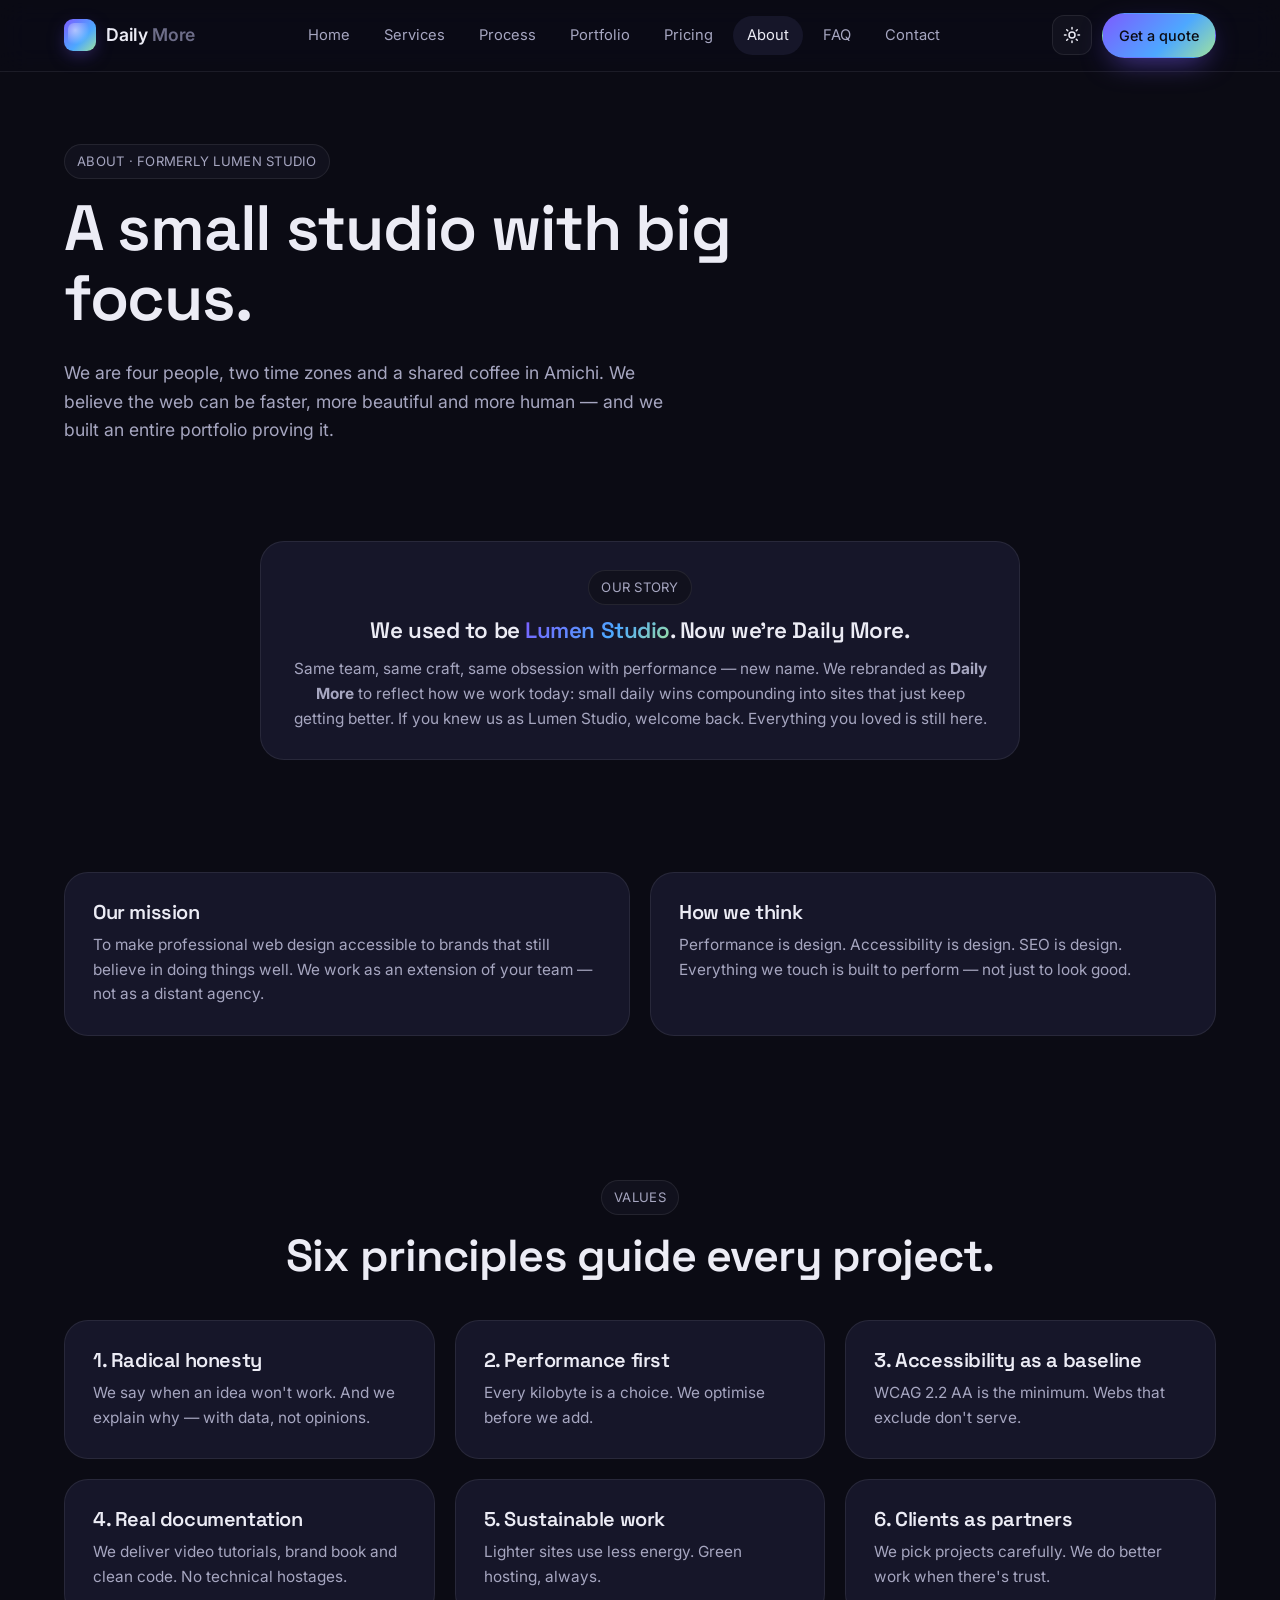
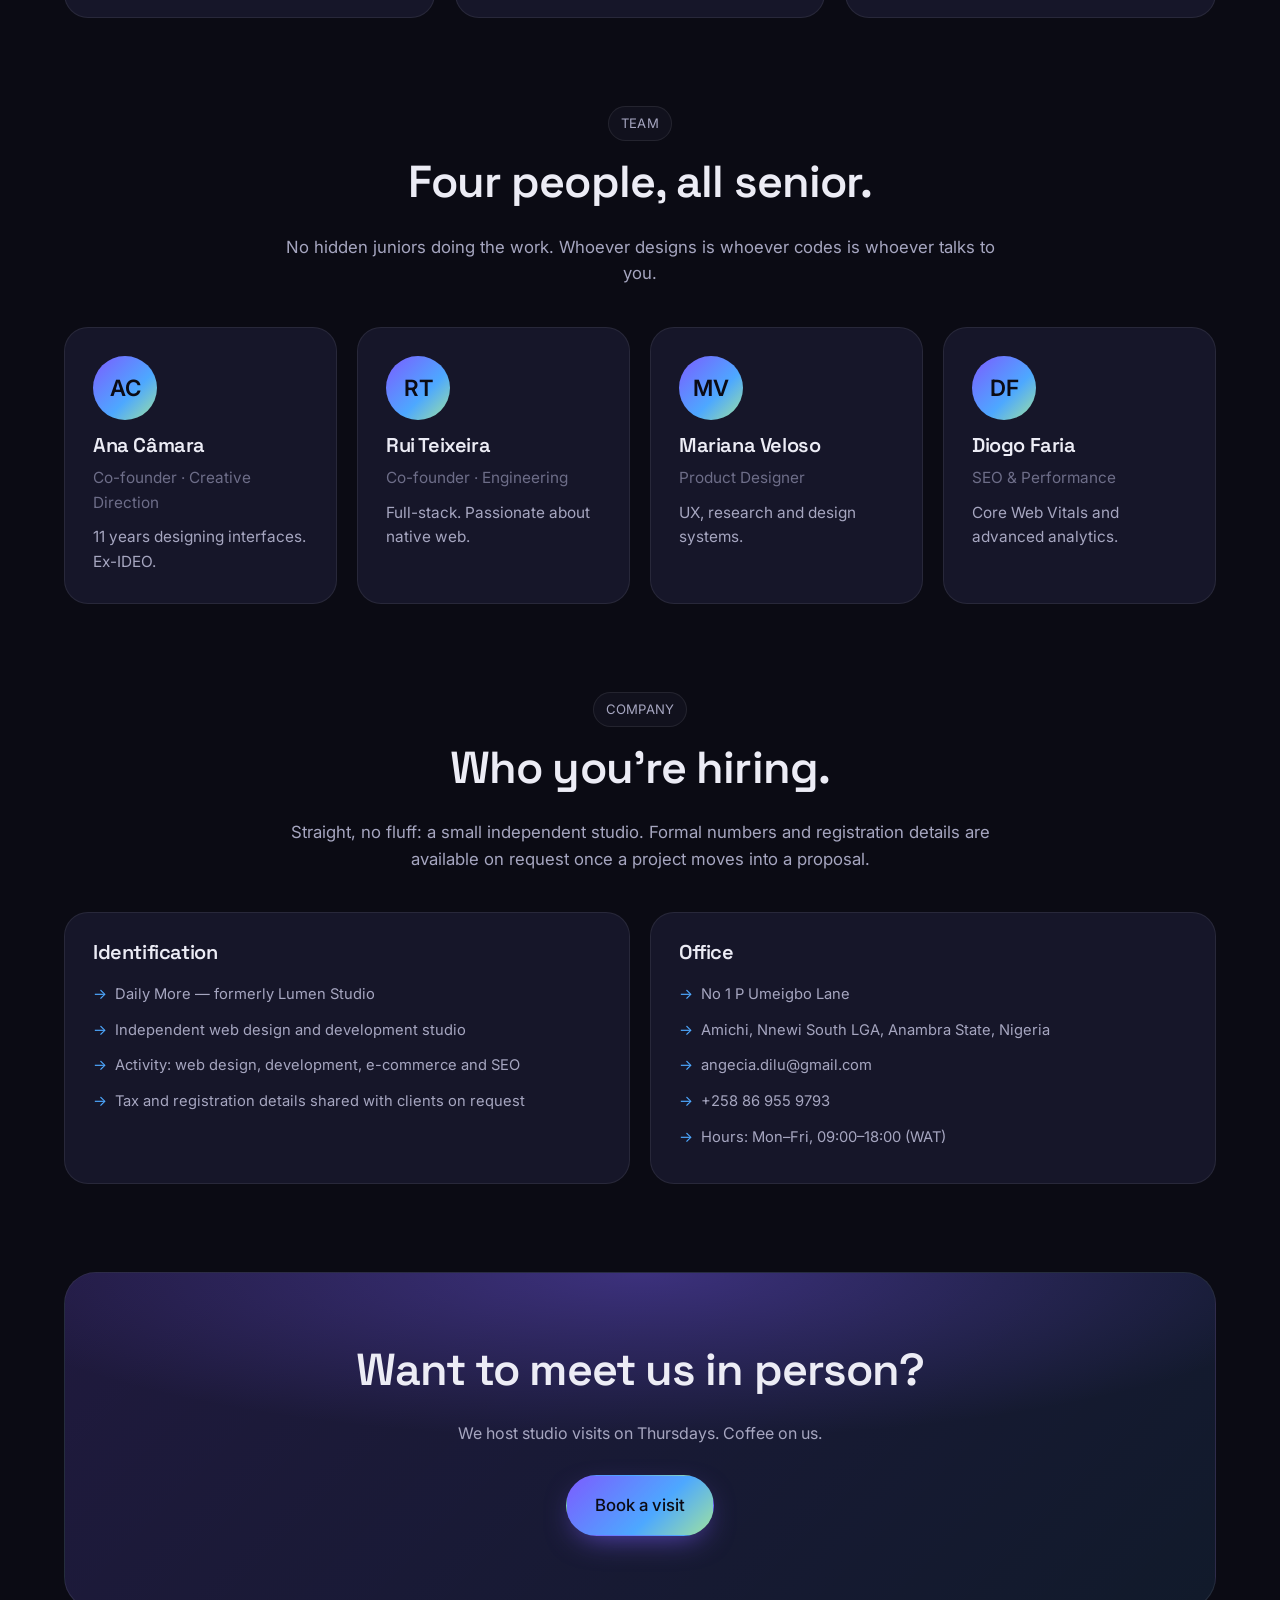
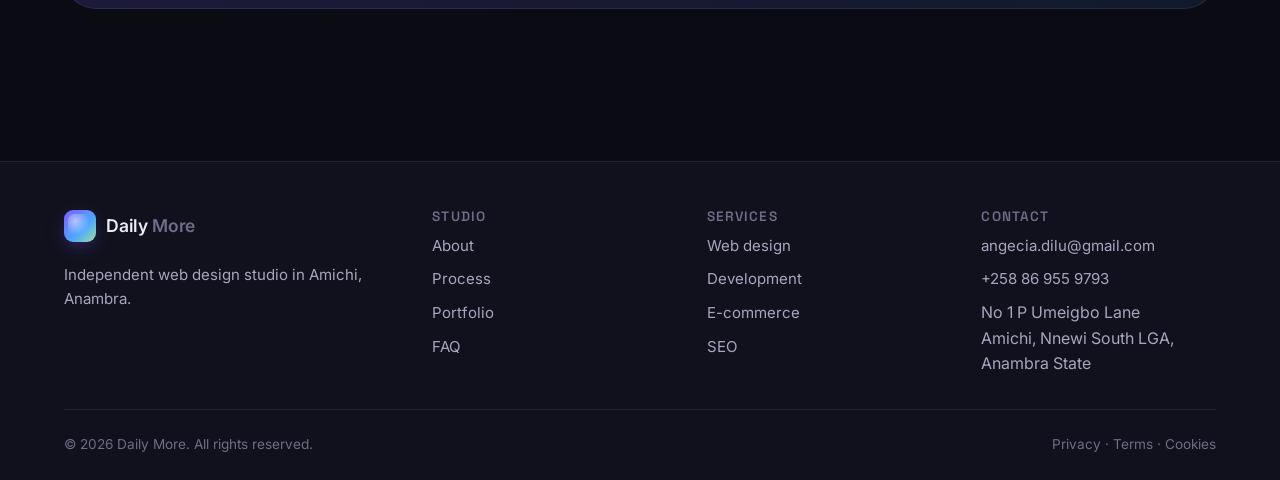
<file: sobre.html>
<!DOCTYPE html>
<html lang="en">
<head>
  <meta charset="UTF-8">
  <meta name="viewport" content="width=device-width, initial-scale=1.0">
  <title>About — Daily More</title>
  <meta name="description" content="Meet Daily More: team, values, process and mission. Custom web design and development in Amichi, Anambra, Nigeria.">
  <link rel="canonical" href="https://www.daily-more.info/sobre.html">
  <link rel="icon" type="image/svg+xml" href="assets/img/favicon.svg">
  <meta name="theme-color" content="#0b0b14">
  <link rel="preconnect" href="https://fonts.googleapis.com">
  <link rel="preconnect" href="https://fonts.gstatic.com" crossorigin>
  <link href="https://fonts.googleapis.com/css2?family=Inter:wght@400;500;600&family=Space+Grotesk:wght@500;600;700&display=swap" rel="stylesheet">
  <link rel="stylesheet" href="assets/css/styles.css">
</head>
<body>
  <a class="skip" href="#main">Skip to content</a>
  <header class="site-header">
    <div class="container">
      <a href="index.html" class="brand"><span class="brand-mark"></span><span>Daily<span class="muted"> More</span></span></a>
      <nav class="nav"><a href="index.html">Home</a><a href="servicos.html">Services</a><a href="processo.html">Process</a><a href="portfolio.html">Portfolio</a><a href="precos.html">Pricing</a><a href="sobre.html">About</a><a href="faq.html">FAQ</a><a href="contacto.html">Contact</a></nav>
      <div class="nav-actions">
        <button class="theme-toggle" data-theme-toggle aria-label="Toggle theme"><svg width="18" height="18" viewBox="0 0 24 24" fill="none" stroke="currentColor" stroke-width="2" stroke-linecap="round" stroke-linejoin="round"><circle cx="12" cy="12" r="4"/><path d="M12 2v2M12 20v2M4.93 4.93l1.41 1.41M17.66 17.66l1.41 1.41M2 12h2M20 12h2M4.93 19.07l1.41-1.41M17.66 6.34l1.41-1.41"/></svg></button>
        <a href="contacto.html" class="btn btn-primary btn-sm">Get a quote</a>
        <button class="menu-toggle" data-menu-toggle aria-label="Open menu"><svg width="20" height="20" viewBox="0 0 24 24" fill="none" stroke="currentColor" stroke-width="2"><path d="M3 6h18M3 12h18M3 18h18"/></svg></button>
      </div>
    </div>
  </header>

  <main id="main">
    <section class="page-head">
      <div class="container reveal">
        <span class="eyebrow">About · Formerly Lumen Studio</span>
        <h1>A small studio with big focus.</h1>
        <p>We are four people, two time zones and a shared coffee in Amichi. We believe the web can be faster, more beautiful and more human — and we built an entire portfolio proving it.</p>
      </div>
    </section>

    <section class="section-tight">
      <div class="container">
        <div class="card reveal" style="text-align:center;max-width:760px;margin:0 auto;">
          <span class="eyebrow" style="margin-bottom:14px;">Our story</span>
          <h2 style="font-size:1.4rem;">We used to be <span class="gradient-text">Lumen Studio</span>. Now we're Daily More.</h2>
          <p style="margin:0;">Same team, same craft, same obsession with performance — new name. We rebranded as <strong>Daily More</strong> to reflect how we work today: small daily wins compounding into sites that just keep getting better. If you knew us as Lumen Studio, welcome back. Everything you loved is still here.</p>
        </div>
      </div>
    </section>

    <section class="section-tight">
      <div class="container">
        <div class="cards cols-2">
          <div class="card reveal">
            <h3>Our mission</h3>
            <p>To make professional web design accessible to brands that still believe in doing things well. We work as an extension of your team — not as a distant agency.</p>
          </div>
          <div class="card reveal">
            <h3>How we think</h3>
            <p>Performance is design. Accessibility is design. SEO is design. Everything we touch is built to perform — not just to look good.</p>
          </div>
        </div>
      </div>
    </section>

    <section class="section">
      <div class="container">
        <div class="section-head reveal">
          <span class="eyebrow">Values</span>
          <h2>Six principles guide every project.</h2>
        </div>
        <div class="cards cols-3">
          <div class="card reveal"><h3>1. Radical honesty</h3><p>We say when an idea won't work. And we explain why — with data, not opinions.</p></div>
          <div class="card reveal"><h3>2. Performance first</h3><p>Every kilobyte is a choice. We optimise before we add.</p></div>
          <div class="card reveal"><h3>3. Accessibility as a baseline</h3><p>WCAG 2.2 AA is the minimum. Webs that exclude don't serve.</p></div>
          <div class="card reveal"><h3>4. Real documentation</h3><p>We deliver video tutorials, brand book and clean code. No technical hostages.</p></div>
          <div class="card reveal"><h3>5. Sustainable work</h3><p>Lighter sites use less energy. Green hosting, always.</p></div>
          <div class="card reveal"><h3>6. Clients as partners</h3><p>We pick projects carefully. We do better work when there's trust.</p></div>
        </div>
      </div>
    </section>

    <section class="section">
      <div class="container">
        <div class="section-head reveal">
          <span class="eyebrow">Team</span>
          <h2>Four people, all senior.</h2>
          <p>No hidden juniors doing the work. Whoever designs is whoever codes is whoever talks to you.</p>
        </div>
        <div class="cards cols-4">
          <div class="card reveal"><div class="avatar" style="width:64px;height:64px;font-size:1.4rem;">AC</div><h3 style="margin-top:14px;">Ana Câmara</h3><p class="muted" style="margin:0;">Co-founder · Creative Direction</p><p style="margin-top:10px;">11 years designing interfaces. Ex-IDEO.</p></div>
          <div class="card reveal"><div class="avatar" style="width:64px;height:64px;font-size:1.4rem;">RT</div><h3 style="margin-top:14px;">Rui Teixeira</h3><p class="muted" style="margin:0;">Co-founder · Engineering</p><p style="margin-top:10px;">Full-stack. Passionate about native web.</p></div>
          <div class="card reveal"><div class="avatar" style="width:64px;height:64px;font-size:1.4rem;">MV</div><h3 style="margin-top:14px;">Mariana Veloso</h3><p class="muted" style="margin:0;">Product Designer</p><p style="margin-top:10px;">UX, research and design systems.</p></div>
          <div class="card reveal"><div class="avatar" style="width:64px;height:64px;font-size:1.4rem;">DF</div><h3 style="margin-top:14px;">Diogo Faria</h3><p class="muted" style="margin:0;">SEO & Performance</p><p style="margin-top:10px;">Core Web Vitals and advanced analytics.</p></div>
        </div>
      </div>
    </section>

    <section class="section">
      <div class="container">
        <div class="section-head reveal">
          <span class="eyebrow">Company</span>
          <h2>Who you're hiring.</h2>
          <p>Straight, no fluff: a small independent studio. Formal numbers and registration details are available on request once a project moves into a proposal.</p>
        </div>
        <div class="cards cols-2">
          <div class="card reveal">
            <h3>Identification</h3>
            <ul>
              <li>Daily More — formerly Lumen Studio</li>
              <li>Independent web design and development studio</li>
              <li>Activity: web design, development, e-commerce and SEO</li>
              <li>Tax and registration details shared with clients on request</li>
            </ul>
          </div>
          <div class="card reveal">
            <h3>Office</h3>
            <ul>
              <li>No 1 P Umeigbo Lane</li>
              <li>Amichi, Nnewi South LGA, Anambra State, Nigeria</li>
              <li>angecia.dilu@gmail.com</li>
              <li>+258 86 955 9793</li>
              <li>Hours: Mon–Fri, 09:00–18:00 (WAT)</li>
            </ul>
          </div>
        </div>
      </div>
    </section>

    <section class="section">
      <div class="container">
        <div class="cta-banner reveal">
          <h2>Want to meet us in person?</h2>
          <p>We host studio visits on Thursdays. Coffee on us.</p>
          <div class="row center"><a href="contacto.html" class="btn btn-primary btn-lg">Book a visit</a></div>
        </div>
      </div>
    </section>
  </main>

  <footer class="site-footer">
    <div class="container">
      <div class="footer-grid">
        <div><a href="index.html" class="brand"><span class="brand-mark"></span><span>Daily<span class="muted"> More</span></span></a><p class="dim" style="margin-top:14px;">Independent web design studio in Amichi, Anambra.</p></div>
        <div><h4>Studio</h4><ul><li><a href="sobre.html">About</a></li><li><a href="processo.html">Process</a></li><li><a href="portfolio.html">Portfolio</a></li><li><a href="faq.html">FAQ</a></li></ul></div>
        <div><h4>Services</h4><ul><li><a href="servicos.html">Web design</a></li><li><a href="servicos.html">Development</a></li><li><a href="servicos.html">E-commerce</a></li><li><a href="servicos.html">SEO</a></li></ul></div>
        <div><h4>Contact</h4><ul><li><a href="mailto:angecia.dilu@gmail.com">angecia.dilu@gmail.com</a></li><li><a href="tel:+258869559793">+258 86 955 9793</a></li><li class="dim">No 1 P Umeigbo Lane<br>Amichi, Nnewi South LGA, Anambra State</li></ul></div>
      </div>
      <div class="legal-row">
        <span>© <span data-year>2026</span> Daily More. All rights reserved.</span>
        <span><a href="politica-privacidade.html">Privacy</a> · <a href="termos-servico.html">Terms</a> · <a href="politica-cookies.html">Cookies</a></span>
      </div>
    </div>
  </footer>
  <script src="assets/js/main.js" defer></script>
</body>
</html>
</file>
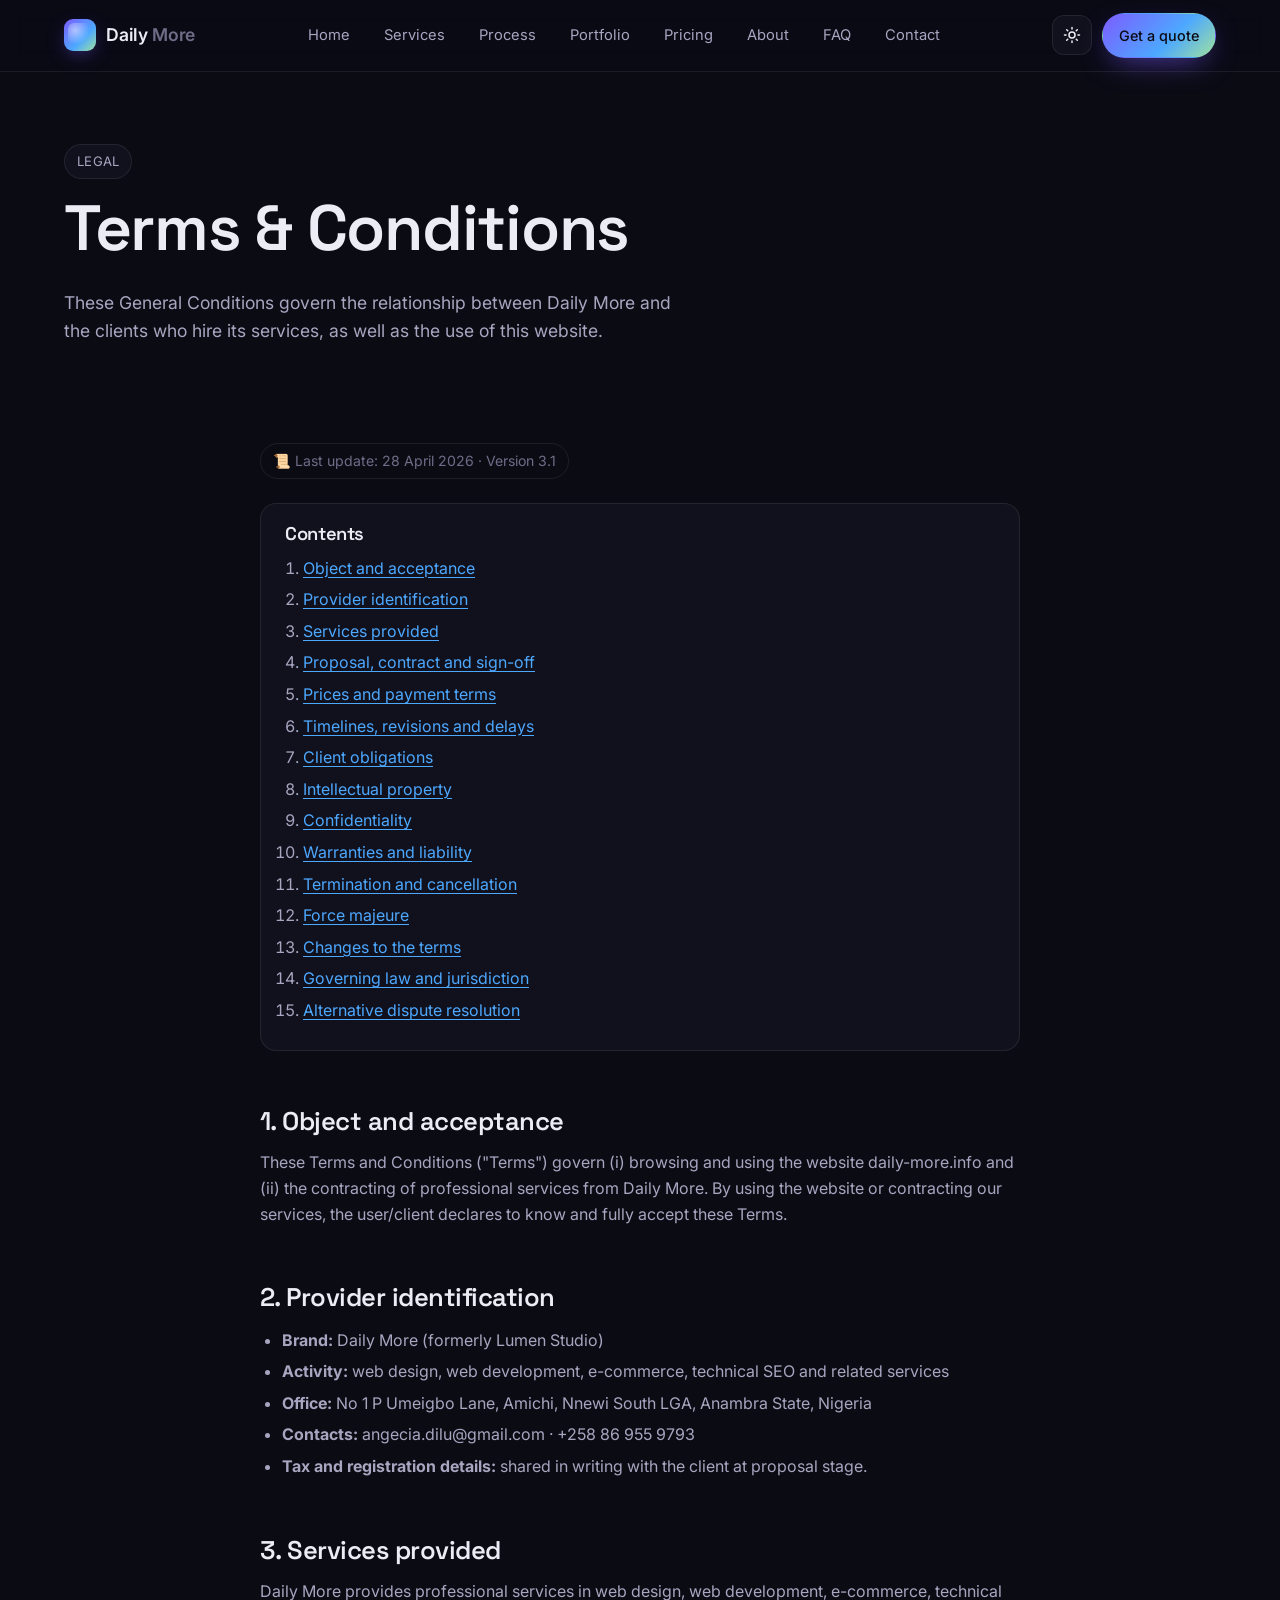
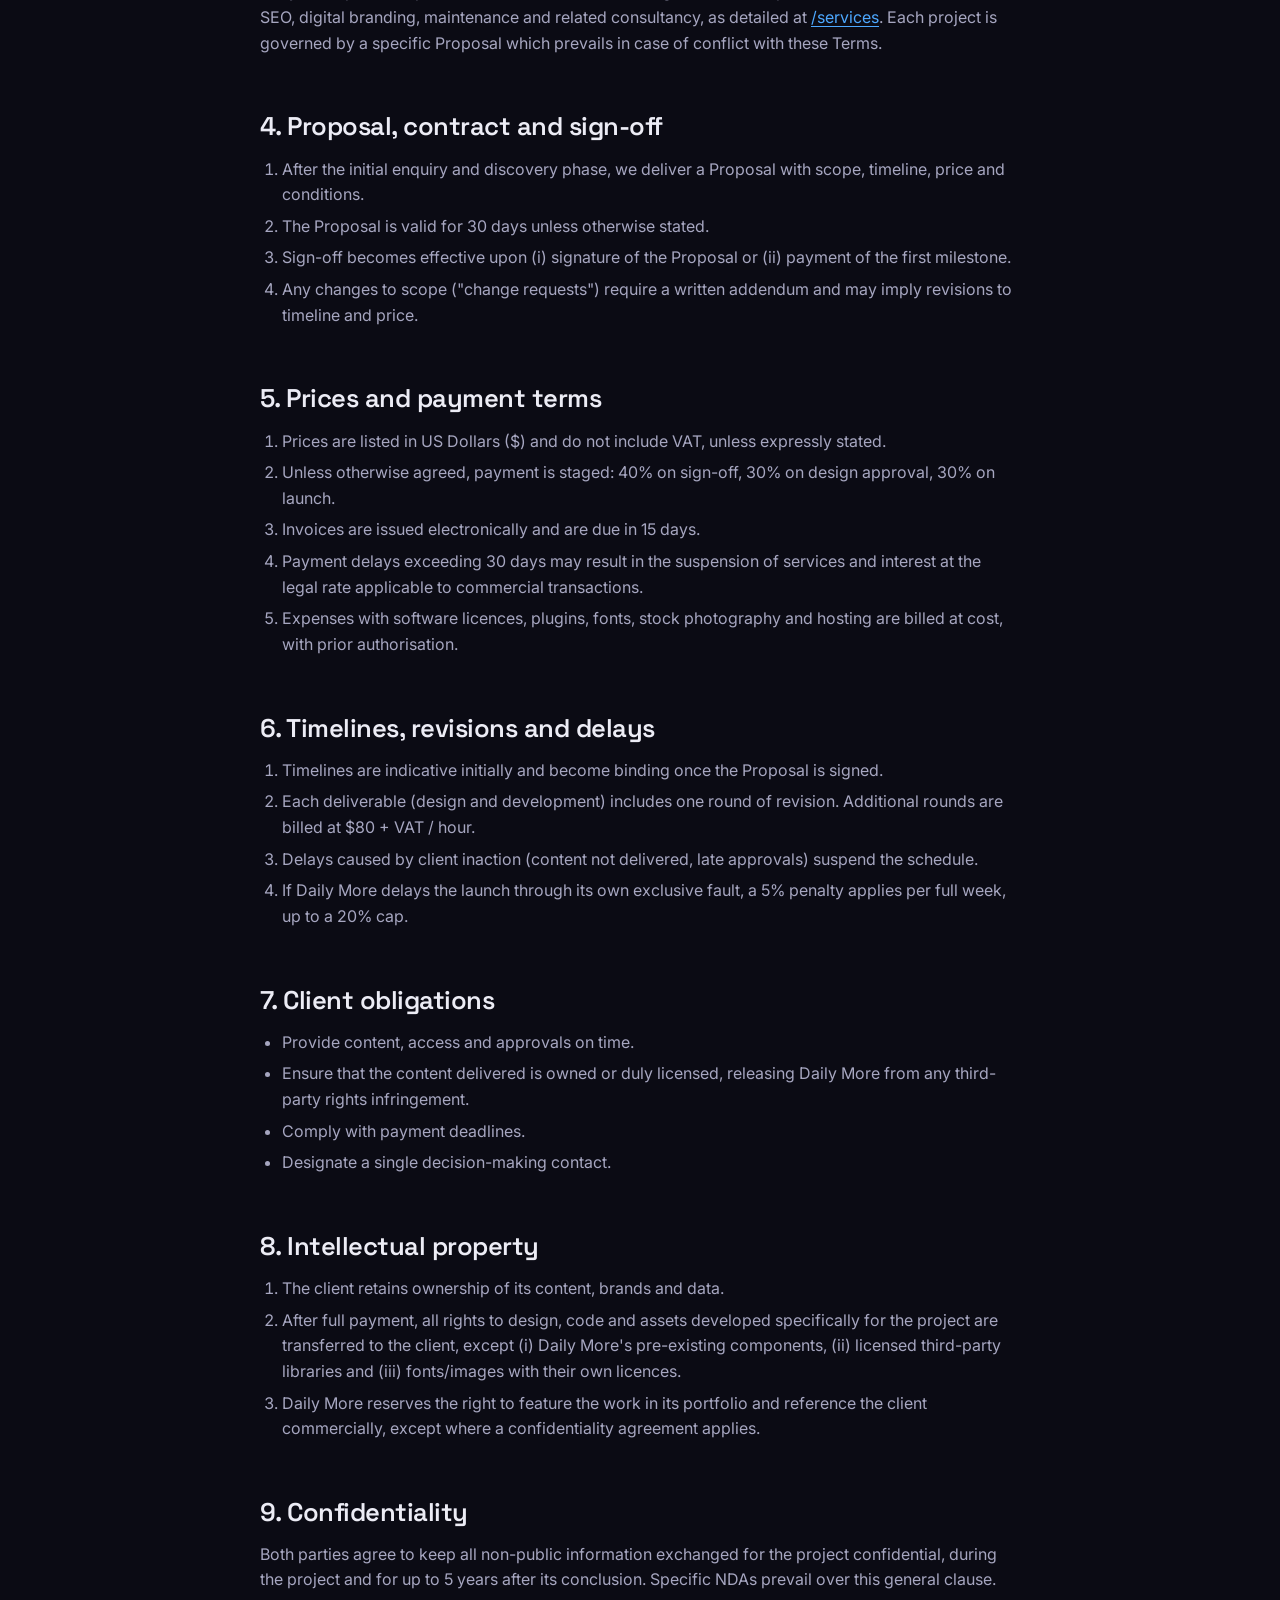
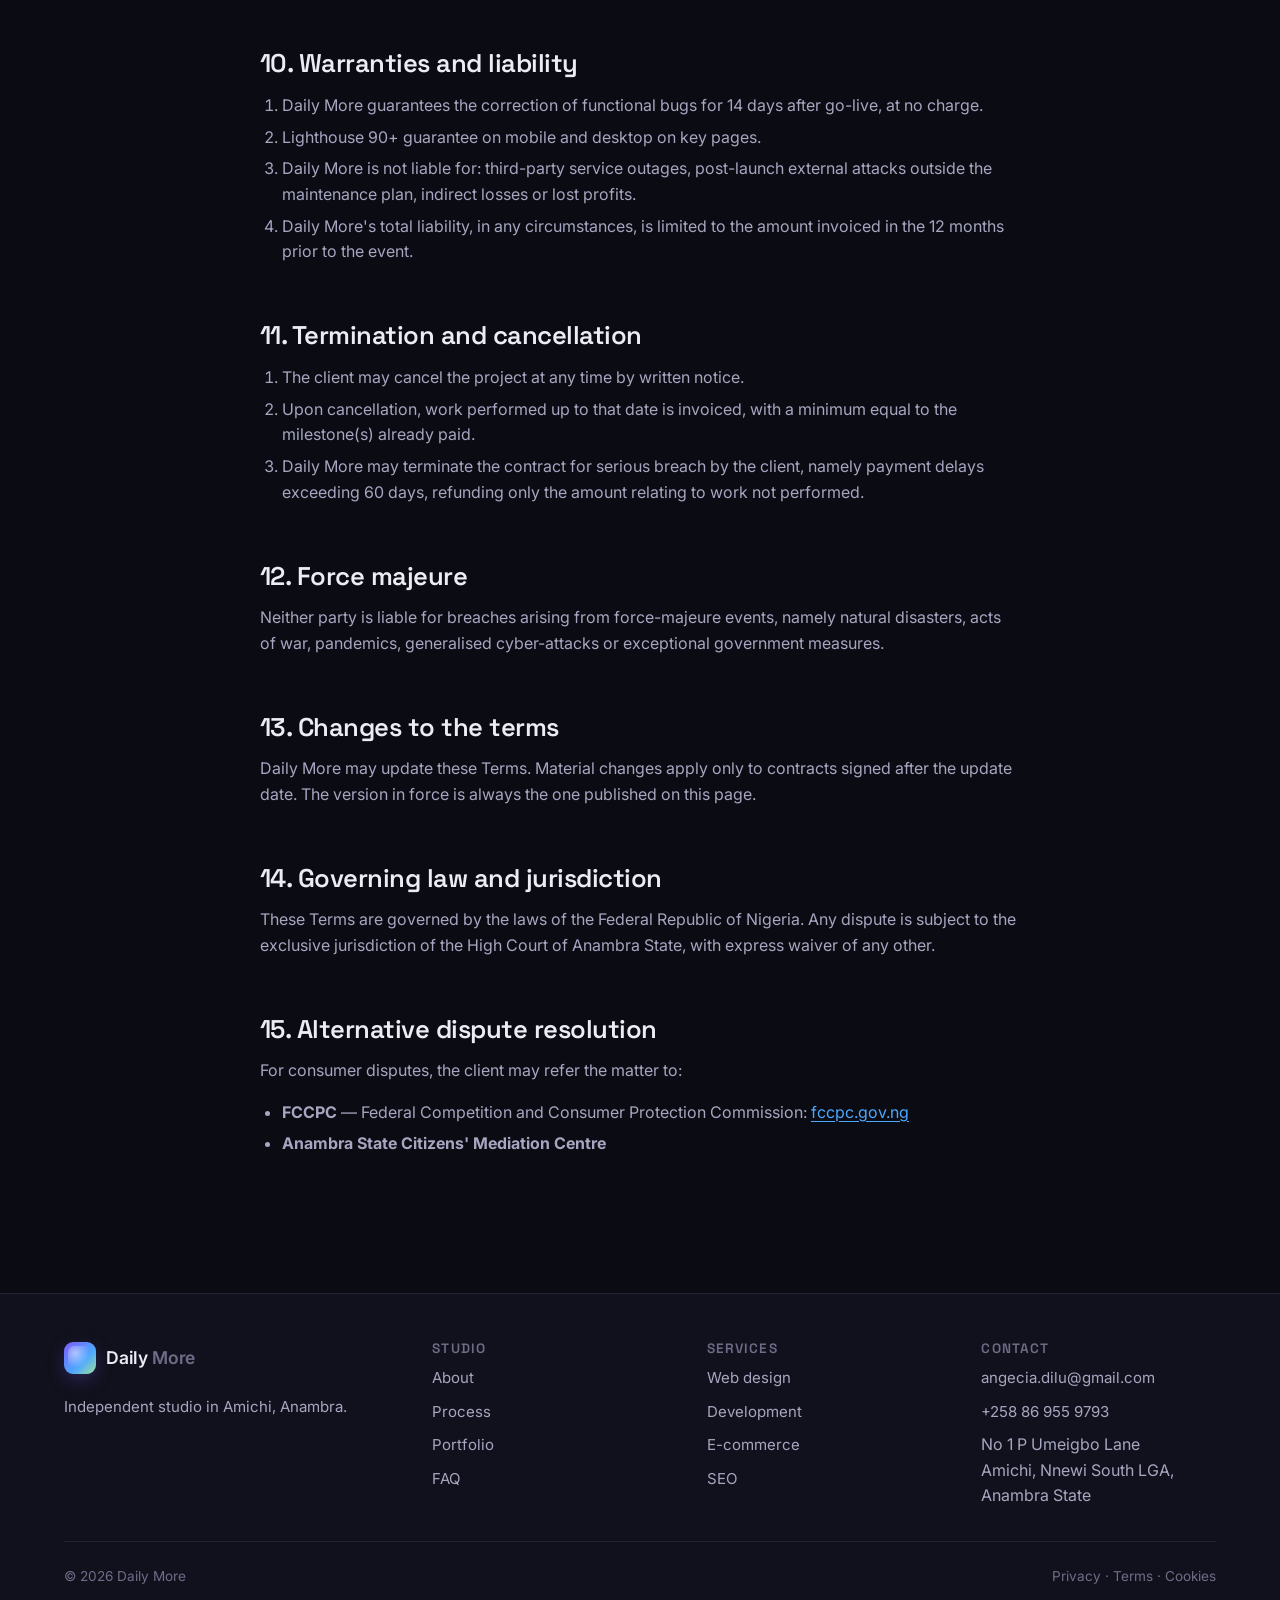
<file: termos-servico.html>
<!DOCTYPE html>
<html lang="en">
<head>
  <meta charset="UTF-8">
  <meta name="viewport" content="width=device-width, initial-scale=1.0">
  <title>Terms & Conditions — Daily More</title>
  <meta name="description" content="General Terms and Conditions for the supply of services by Daily More.">
  <link rel="canonical" href="https://www.daily-more.info/termos-servico.html">
  <link rel="icon" type="image/svg+xml" href="assets/img/favicon.svg">
  <meta name="theme-color" content="#0b0b14">
  <link rel="preconnect" href="https://fonts.googleapis.com">
  <link rel="preconnect" href="https://fonts.gstatic.com" crossorigin>
  <link href="https://fonts.googleapis.com/css2?family=Inter:wght@400;500;600&family=Space+Grotesk:wght@500;600;700&display=swap" rel="stylesheet">
  <link rel="stylesheet" href="assets/css/styles.css">
</head>
<body>
  <a class="skip" href="#main">Skip to content</a>
  <header class="site-header">
    <div class="container">
      <a href="index.html" class="brand"><span class="brand-mark"></span><span>Daily<span class="muted"> More</span></span></a>
      <nav class="nav"><a href="index.html">Home</a><a href="servicos.html">Services</a><a href="processo.html">Process</a><a href="portfolio.html">Portfolio</a><a href="precos.html">Pricing</a><a href="sobre.html">About</a><a href="faq.html">FAQ</a><a href="contacto.html">Contact</a></nav>
      <div class="nav-actions">
        <button class="theme-toggle" data-theme-toggle aria-label="Toggle theme"><svg width="18" height="18" viewBox="0 0 24 24" fill="none" stroke="currentColor" stroke-width="2" stroke-linecap="round" stroke-linejoin="round"><circle cx="12" cy="12" r="4"/><path d="M12 2v2M12 20v2M4.93 4.93l1.41 1.41M17.66 17.66l1.41 1.41M2 12h2M20 12h2M4.93 19.07l1.41-1.41M17.66 6.34l1.41-1.41"/></svg></button>
        <a href="contacto.html" class="btn btn-primary btn-sm">Get a quote</a>
        <button class="menu-toggle" data-menu-toggle aria-label="Open menu"><svg width="20" height="20" viewBox="0 0 24 24" fill="none" stroke="currentColor" stroke-width="2"><path d="M3 6h18M3 12h18M3 18h18"/></svg></button>
      </div>
    </div>
  </header>

  <main id="main">
    <section class="page-head">
      <div class="container reveal">
        <span class="eyebrow">Legal</span>
        <h1>Terms & Conditions</h1>
        <p>These General Conditions govern the relationship between Daily More and the clients who hire its services, as well as the use of this website.</p>
      </div>
    </section>

    <section class="section-tight">
      <div class="container">
        <article class="prose reveal">
          <span class="updated">📜 Last update: 28 April 2026 · Version 3.1</span>

          <div class="toc">
            <h3>Contents</h3>
            <ol>
              <li><a href="#object">Object and acceptance</a></li>
              <li><a href="#identification">Provider identification</a></li>
              <li><a href="#services">Services provided</a></li>
              <li><a href="#proposal">Proposal, contract and sign-off</a></li>
              <li><a href="#prices">Prices and payment terms</a></li>
              <li><a href="#timelines">Timelines, revisions and delays</a></li>
              <li><a href="#obligations">Client obligations</a></li>
              <li><a href="#ip">Intellectual property</a></li>
              <li><a href="#confidentiality">Confidentiality</a></li>
              <li><a href="#warranties">Warranties and liability</a></li>
              <li><a href="#cancellation">Termination and cancellation</a></li>
              <li><a href="#force-majeure">Force majeure</a></li>
              <li><a href="#changes">Changes to the terms</a></li>
              <li><a href="#law">Governing law and jurisdiction</a></li>
              <li><a href="#adr">Alternative dispute resolution</a></li>
            </ol>
          </div>

          <h2 id="object">1. Object and acceptance</h2>
          <p>These Terms and Conditions ("Terms") govern (i) browsing and using the website daily-more.info and (ii) the contracting of professional services from Daily More. By using the website or contracting our services, the user/client declares to know and fully accept these Terms.</p>

          <h2 id="identification">2. Provider identification</h2>
          <ul>
            <li><strong>Brand:</strong> Daily More (formerly Lumen Studio)</li>
            <li><strong>Activity:</strong> web design, web development, e-commerce, technical SEO and related services</li>
            <li><strong>Office:</strong> No 1 P Umeigbo Lane, Amichi, Nnewi South LGA, Anambra State, Nigeria</li>
            <li><strong>Contacts:</strong> angecia.dilu@gmail.com · +258 86 955 9793</li>
            <li><strong>Tax and registration details:</strong> shared in writing with the client at proposal stage.</li>
          </ul>

          <h2 id="services">3. Services provided</h2>
          <p>Daily More provides professional services in web design, web development, e-commerce, technical SEO, digital branding, maintenance and related consultancy, as detailed at <a href="servicos.html">/services</a>. Each project is governed by a specific Proposal which prevails in case of conflict with these Terms.</p>

          <h2 id="proposal">4. Proposal, contract and sign-off</h2>
          <ol>
            <li>After the initial enquiry and discovery phase, we deliver a Proposal with scope, timeline, price and conditions.</li>
            <li>The Proposal is valid for 30 days unless otherwise stated.</li>
            <li>Sign-off becomes effective upon (i) signature of the Proposal or (ii) payment of the first milestone.</li>
            <li>Any changes to scope ("change requests") require a written addendum and may imply revisions to timeline and price.</li>
          </ol>

          <h2 id="prices">5. Prices and payment terms</h2>
          <ol>
            <li>Prices are listed in US Dollars ($) and do not include VAT, unless expressly stated.</li>
            <li>Unless otherwise agreed, payment is staged: 40% on sign-off, 30% on design approval, 30% on launch.</li>
            <li>Invoices are issued electronically and are due in 15 days.</li>
            <li>Payment delays exceeding 30 days may result in the suspension of services and interest at the legal rate applicable to commercial transactions.</li>
            <li>Expenses with software licences, plugins, fonts, stock photography and hosting are billed at cost, with prior authorisation.</li>
          </ol>

          <h2 id="timelines">6. Timelines, revisions and delays</h2>
          <ol>
            <li>Timelines are indicative initially and become binding once the Proposal is signed.</li>
            <li>Each deliverable (design and development) includes one round of revision. Additional rounds are billed at $80 + VAT / hour.</li>
            <li>Delays caused by client inaction (content not delivered, late approvals) suspend the schedule.</li>
            <li>If Daily More delays the launch through its own exclusive fault, a 5% penalty applies per full week, up to a 20% cap.</li>
          </ol>

          <h2 id="obligations">7. Client obligations</h2>
          <ul>
            <li>Provide content, access and approvals on time.</li>
            <li>Ensure that the content delivered is owned or duly licensed, releasing Daily More from any third-party rights infringement.</li>
            <li>Comply with payment deadlines.</li>
            <li>Designate a single decision-making contact.</li>
          </ul>

          <h2 id="ip">8. Intellectual property</h2>
          <ol>
            <li>The client retains ownership of its content, brands and data.</li>
            <li>After full payment, all rights to design, code and assets developed specifically for the project are transferred to the client, except (i) Daily More's pre-existing components, (ii) licensed third-party libraries and (iii) fonts/images with their own licences.</li>
            <li>Daily More reserves the right to feature the work in its portfolio and reference the client commercially, except where a confidentiality agreement applies.</li>
          </ol>

          <h2 id="confidentiality">9. Confidentiality</h2>
          <p>Both parties agree to keep all non-public information exchanged for the project confidential, during the project and for up to 5 years after its conclusion. Specific NDAs prevail over this general clause.</p>

          <h2 id="warranties">10. Warranties and liability</h2>
          <ol>
            <li>Daily More guarantees the correction of functional bugs for 14 days after go-live, at no charge.</li>
            <li>Lighthouse 90+ guarantee on mobile and desktop on key pages.</li>
            <li>Daily More is not liable for: third-party service outages, post-launch external attacks outside the maintenance plan, indirect losses or lost profits.</li>
            <li>Daily More's total liability, in any circumstances, is limited to the amount invoiced in the 12 months prior to the event.</li>
          </ol>

          <h2 id="cancellation">11. Termination and cancellation</h2>
          <ol>
            <li>The client may cancel the project at any time by written notice.</li>
            <li>Upon cancellation, work performed up to that date is invoiced, with a minimum equal to the milestone(s) already paid.</li>
            <li>Daily More may terminate the contract for serious breach by the client, namely payment delays exceeding 60 days, refunding only the amount relating to work not performed.</li>
          </ol>

          <h2 id="force-majeure">12. Force majeure</h2>
          <p>Neither party is liable for breaches arising from force-majeure events, namely natural disasters, acts of war, pandemics, generalised cyber-attacks or exceptional government measures.</p>

          <h2 id="changes">13. Changes to the terms</h2>
          <p>Daily More may update these Terms. Material changes apply only to contracts signed after the update date. The version in force is always the one published on this page.</p>

          <h2 id="law">14. Governing law and jurisdiction</h2>
          <p>These Terms are governed by the laws of the Federal Republic of Nigeria. Any dispute is subject to the exclusive jurisdiction of the High Court of Anambra State, with express waiver of any other.</p>

          <h2 id="adr">15. Alternative dispute resolution</h2>
          <p>For consumer disputes, the client may refer the matter to:</p>
          <ul>
            <li><strong>FCCPC</strong> — Federal Competition and Consumer Protection Commission: <a href="https://fccpc.gov.ng" target="_blank" rel="noopener">fccpc.gov.ng</a></li>
            <li><strong>Anambra State Citizens' Mediation Centre</strong></li>
          </ul>
        </article>
      </div>
    </section>
  </main>

  <footer class="site-footer">
    <div class="container">
      <div class="footer-grid">
        <div><a href="index.html" class="brand"><span class="brand-mark"></span><span>Daily<span class="muted"> More</span></span></a><p class="dim" style="margin-top:14px;">Independent studio in Amichi, Anambra.</p></div>
        <div><h4>Studio</h4><ul><li><a href="sobre.html">About</a></li><li><a href="processo.html">Process</a></li><li><a href="portfolio.html">Portfolio</a></li><li><a href="faq.html">FAQ</a></li></ul></div>
        <div><h4>Services</h4><ul><li><a href="servicos.html">Web design</a></li><li><a href="servicos.html">Development</a></li><li><a href="servicos.html">E-commerce</a></li><li><a href="servicos.html">SEO</a></li></ul></div>
        <div><h4>Contact</h4><ul><li><a href="mailto:angecia.dilu@gmail.com">angecia.dilu@gmail.com</a></li><li><a href="tel:+258869559793">+258 86 955 9793</a></li><li class="dim">No 1 P Umeigbo Lane<br>Amichi, Nnewi South LGA, Anambra State</li></ul></div>
      </div>
      <div class="legal-row">
        <span>© <span data-year>2026</span> Daily More</span>
        <span><a href="politica-privacidade.html">Privacy</a> · <a href="termos-servico.html">Terms</a> · <a href="politica-cookies.html">Cookies</a></span>
      </div>
    </div>
  </footer>
  <script src="assets/js/main.js" defer></script>
</body>
</html>
</file>
<file: assets/css/styles.css>
/* ==========================================================================
   Daily More — Design System
   ========================================================================== */

:root {
  --bg: #0b0b14;
  --bg-soft: #11111d;
  --bg-elev: #161629;
  --surface: #1c1c33;
  --line: rgba(255, 255, 255, 0.08);
  --line-strong: rgba(255, 255, 255, 0.16);
  --text: #ECECF5;
  --text-dim: #A6A6C0;
  --text-muted: #6D6D88;
  --primary: #7C5CFF;
  --primary-2: #4DA8FF;
  --accent: #C8FF6E;
  --danger: #FF6B6B;
  --warn: #FFB347;
  --ok: #4ADE80;
  --grad: linear-gradient(135deg, #7C5CFF 0%, #4DA8FF 60%, #C8FF6E 120%);
  --grad-soft: linear-gradient(135deg, rgba(124,92,255,0.18), rgba(77,168,255,0.10));
  --shadow-lg: 0 30px 80px -20px rgba(0,0,0,0.6), 0 8px 30px -10px rgba(124,92,255,0.25);
  --shadow-md: 0 8px 24px -8px rgba(0,0,0,0.45);
  --radius-sm: 10px;
  --radius: 16px;
  --radius-lg: 24px;
  --radius-xl: 32px;
  --container: 1200px;
  --header-h: 72px;
  --ease: cubic-bezier(.22,.61,.36,1);
}

[data-theme="light"] {
  --bg: #FAFAFD;
  --bg-soft: #F2F2F7;
  --bg-elev: #FFFFFF;
  --surface: #FFFFFF;
  --line: rgba(10, 10, 30, 0.08);
  --line-strong: rgba(10, 10, 30, 0.16);
  --text: #0E0E1A;
  --text-dim: #4A4A66;
  --text-muted: #7A7A95;
  --shadow-lg: 0 30px 80px -20px rgba(60,40,140,0.18), 0 8px 30px -10px rgba(124,92,255,0.18);
  --shadow-md: 0 8px 24px -8px rgba(20,20,40,0.10);
}

* { box-sizing: border-box; }
html { scroll-behavior: smooth; -webkit-text-size-adjust: 100%; }
body {
  margin: 0;
  font-family: 'Inter', system-ui, -apple-system, 'Segoe UI', Roboto, Helvetica, Arial, sans-serif;
  background: var(--bg);
  color: var(--text);
  font-size: 16px;
  line-height: 1.6;
  -webkit-font-smoothing: antialiased;
  text-rendering: optimizeLegibility;
  overflow-x: hidden;
}
img, svg, video { max-width: 100%; display: block; }
a { color: inherit; text-decoration: none; transition: color .2s var(--ease), opacity .2s var(--ease); }
a:hover { color: var(--primary-2); }
button { font-family: inherit; cursor: pointer; }
::selection { background: var(--primary); color: #fff; }

h1, h2, h3, h4 {
  font-family: 'Space Grotesk', 'Inter', system-ui, sans-serif;
  font-weight: 600;
  letter-spacing: -0.02em;
  line-height: 1.1;
  margin: 0 0 .6em;
}
h1 { font-size: clamp(2.4rem, 5vw, 4.5rem); }
h2 { font-size: clamp(1.8rem, 3.5vw, 2.8rem); }
h3 { font-size: 1.25rem; }
p { margin: 0 0 1em; color: var(--text-dim); }

.container { max-width: var(--container); margin: 0 auto; padding: 0 24px; }
.section { padding: clamp(56px, 7vw, 88px) 0; }
.section-tight { padding: clamp(36px, 5vw, 56px) 0; }
.section + .section { padding-top: 0; }

/* Header */
.site-header {
  position: sticky; top: 0; z-index: 50;
  height: var(--header-h);
  display: flex; align-items: center;
  background: color-mix(in srgb, var(--bg) 80%, transparent);
  backdrop-filter: saturate(180%) blur(14px);
  -webkit-backdrop-filter: saturate(180%) blur(14px);
  border-bottom: 1px solid var(--line);
}
.site-header .container { display: flex; align-items: center; justify-content: space-between; width: 100%; }
.brand { display: inline-flex; align-items: center; gap: 10px; font-weight: 600; font-size: 1.1rem; letter-spacing: -0.01em; }
.brand-mark {
  width: 32px; height: 32px; border-radius: 9px;
  background: var(--grad); position: relative; overflow: hidden;
  box-shadow: 0 6px 20px -6px rgba(124,92,255,0.6);
}
.brand-mark::after {
  content: ""; position: absolute; inset: 4px; border-radius: 6px;
  background: radial-gradient(circle at 30% 30%, rgba(255,255,255,0.5), transparent 60%);
}
.nav { display: flex; gap: 6px; align-items: center; }
.nav a {
  padding: 8px 14px; border-radius: 999px; font-size: .92rem;
  color: var(--text-dim);
}
.nav a:hover { color: var(--text); background: var(--bg-soft); }
.nav a.active { color: var(--text); background: var(--bg-elev); }
.nav-actions { display: flex; align-items: center; gap: 10px; }
.theme-toggle, .menu-toggle {
  width: 40px; height: 40px; border-radius: 12px; border: 1px solid var(--line);
  background: var(--bg-soft); color: var(--text);
  display: inline-flex; align-items: center; justify-content: center;
}
.theme-toggle:hover, .menu-toggle:hover { border-color: var(--line-strong); }
.menu-toggle { display: none; }

@media (max-width: 880px) {
  .nav { display: none; position: absolute; top: var(--header-h); left: 0; right: 0;
    flex-direction: column; align-items: stretch; gap: 4px; padding: 16px;
    background: var(--bg); border-bottom: 1px solid var(--line); }
  .nav.open { display: flex; }
  .nav a { padding: 12px 16px; border-radius: 12px; }
  .menu-toggle { display: inline-flex; }
}

/* Buttons */
.btn {
  display: inline-flex; align-items: center; gap: 10px;
  padding: 14px 22px; border-radius: 999px;
  font-weight: 500; font-size: .98rem;
  border: 1px solid transparent; cursor: pointer;
  transition: transform .2s var(--ease), background .2s, border-color .2s, box-shadow .2s;
  text-decoration: none; white-space: nowrap;
}
.btn-primary { background: var(--grad); color: #0b0b14; box-shadow: 0 10px 30px -10px rgba(124,92,255,0.7); }
.btn-primary:hover { transform: translateY(-2px); color: #0b0b14; box-shadow: 0 14px 36px -10px rgba(124,92,255,0.85); }
.btn-ghost { background: transparent; color: var(--text); border-color: var(--line-strong); }
.btn-ghost:hover { background: var(--bg-soft); border-color: var(--text-dim); }
.btn-sm { padding: 10px 16px; font-size: .9rem; }
.btn-lg { padding: 16px 28px; font-size: 1.05rem; }

/* Pills / chips */
.eyebrow {
  display: inline-flex; align-items: center; gap: 8px;
  padding: 6px 12px; border-radius: 999px;
  background: var(--bg-soft); border: 1px solid var(--line);
  font-size: .82rem; color: var(--text-dim); letter-spacing: .02em; text-transform: uppercase;
}
.eyebrow .dot { width: 6px; height: 6px; border-radius: 50%; background: var(--accent); box-shadow: 0 0 12px var(--accent); }

/* Hero */
.hero {
  position: relative;
  padding: clamp(48px, 6vw, 80px) 0 clamp(32px, 4vw, 56px);
  overflow: hidden;
}
.hero::before {
  content: ""; position: absolute; inset: -10% -10% auto -10%; height: 70%;
  background:
    radial-gradient(50% 60% at 20% 30%, rgba(124,92,255,0.35), transparent 60%),
    radial-gradient(40% 50% at 80% 20%, rgba(77,168,255,0.30), transparent 60%),
    radial-gradient(40% 60% at 60% 80%, rgba(200,255,110,0.18), transparent 60%);
  filter: blur(20px); z-index: -1; opacity: .8;
}
.hero-grid { display: grid; grid-template-columns: 1.1fr .9fr; gap: 60px; align-items: center; }
.hero h1 span { background: var(--grad); -webkit-background-clip: text; background-clip: text; color: transparent; }
.hero p.lead { font-size: clamp(1.05rem, 1.4vw, 1.2rem); color: var(--text-dim); max-width: 56ch; }
.hero-cta { display: flex; gap: 14px; flex-wrap: wrap; margin-top: 28px; }
.hero-meta { margin-top: 36px; display: flex; gap: 28px; flex-wrap: wrap; color: var(--text-muted); font-size: .9rem; }
.hero-meta strong { display: block; color: var(--text); font-size: 1.6rem; font-family: 'Space Grotesk', sans-serif; }

.hero-art {
  position: relative; aspect-ratio: 1/1; max-width: 520px; margin-left: auto;
  border-radius: var(--radius-xl);
  background: var(--grad-soft);
  border: 1px solid var(--line);
  overflow: hidden;
}
.hero-art .browser {
  position: absolute; inset: 28px;
  background: var(--bg-elev); border: 1px solid var(--line);
  border-radius: 18px; box-shadow: var(--shadow-lg); overflow: hidden;
}
.hero-art .browser-bar { display: flex; gap: 6px; padding: 12px; border-bottom: 1px solid var(--line); }
.hero-art .browser-bar i { width: 10px; height: 10px; border-radius: 50%; background: var(--line-strong); }
.hero-art .browser-bar i:nth-child(1) { background: #ff6b6b; }
.hero-art .browser-bar i:nth-child(2) { background: #ffb347; }
.hero-art .browser-bar i:nth-child(3) { background: #4ade80; }
.hero-art .browser-body { padding: 22px; display: grid; gap: 14px; }
.hero-art .skel { height: 14px; border-radius: 6px; background: linear-gradient(90deg, var(--bg-soft), var(--surface), var(--bg-soft)); background-size: 200% 100%; animation: shimmer 2.4s linear infinite; }
.hero-art .skel.lg { height: 28px; width: 70%; }
.hero-art .skel.md { width: 88%; }
.hero-art .skel.sm { width: 50%; }
.hero-art .skel.block { height: 110px; border-radius: 12px; }
@keyframes shimmer { 0% { background-position: 200% 0; } 100% { background-position: -200% 0; } }

@media (max-width: 880px) {
  .hero-grid { grid-template-columns: 1fr; gap: 40px; }
  .hero-art { margin-left: 0; max-width: 100%; }
}

/* Marquee logos */
.logos {
  border-top: 1px solid var(--line);
  border-bottom: 1px solid var(--line);
  padding: 22px 0;
  background: var(--bg-soft);
  overflow: hidden;
}
.logos-track {
  display: flex; gap: 56px; align-items: center;
  animation: scroll 35s linear infinite;
  width: max-content;
}
.logos-track span {
  font-family: 'Space Grotesk', sans-serif; font-size: 1.4rem; font-weight: 500;
  color: var(--text-muted); white-space: nowrap; letter-spacing: -0.02em;
}
@keyframes scroll { 0% { transform: translateX(0); } 100% { transform: translateX(-50%); } }

/* Section header */
.section-head { text-align: center; max-width: 720px; margin: 0 auto 40px; }
.section-head .eyebrow { margin-bottom: 16px; }
.section-head p { color: var(--text-dim); font-size: 1.05rem; }

/* Cards */
.cards { display: grid; gap: 20px; }
.cards.cols-3 { grid-template-columns: repeat(3, 1fr); }
.cards.cols-2 { grid-template-columns: repeat(2, 1fr); }
.cards.cols-4 { grid-template-columns: repeat(4, 1fr); }
@media (max-width: 980px) { .cards.cols-3, .cards.cols-4 { grid-template-columns: repeat(2, 1fr); } }
@media (max-width: 640px)  { .cards.cols-2, .cards.cols-3, .cards.cols-4 { grid-template-columns: 1fr; } }

.card {
  background: var(--bg-elev);
  border: 1px solid var(--line);
  border-radius: var(--radius-lg);
  padding: 24px;
  transition: transform .25s var(--ease), border-color .25s, box-shadow .25s;
  position: relative; overflow: hidden;
}
@media (min-width: 880px) { .card { padding: 28px; } }
.card:hover { transform: translateY(-4px); border-color: var(--line-strong); box-shadow: var(--shadow-md); }
.card .icon {
  width: 48px; height: 48px; border-radius: 12px;
  background: var(--grad-soft); border: 1px solid var(--line);
  display: inline-flex; align-items: center; justify-content: center;
  color: var(--primary-2); margin-bottom: 18px;
}
.card h3 { margin-bottom: 10px; }
.card p { font-size: .96rem; margin: 0; }
.card ul { margin: 14px 0 0; padding: 0; list-style: none; }
.card ul li { padding: 6px 0; color: var(--text-dim); font-size: .92rem; display: flex; gap: 8px; align-items: flex-start; }
.card ul li::before { content: "→"; color: var(--primary-2); }

/* Stats */
.stats { display: grid; grid-template-columns: repeat(4, 1fr); gap: 20px; }
@media (max-width: 720px) { .stats { grid-template-columns: repeat(2, 1fr); } }
.stat {
  border: 1px solid var(--line); border-radius: var(--radius);
  padding: 24px; background: var(--bg-soft);
}
.stat strong { font-family: 'Space Grotesk', sans-serif; font-size: 2.4rem; display: block;
  background: var(--grad); -webkit-background-clip: text; background-clip: text; color: transparent; }
.stat span { color: var(--text-dim); font-size: .92rem; }

/* Process timeline */
.process { display: grid; grid-template-columns: repeat(4, 1fr); gap: 16px; counter-reset: step; }
@media (max-width: 980px) { .process { grid-template-columns: repeat(2, 1fr); } }
@media (max-width: 540px) { .process { grid-template-columns: 1fr; } }
.process-step {
  background: var(--bg-elev); border: 1px solid var(--line);
  padding: 24px; border-radius: var(--radius-lg); position: relative;
}
.process-step::before {
  counter-increment: step; content: counter(step, decimal-leading-zero);
  font-family: 'Space Grotesk', sans-serif; font-size: 1.2rem;
  background: var(--grad); -webkit-background-clip: text; background-clip: text; color: transparent;
  font-weight: 700; display: block; margin-bottom: 10px;
}

/* Pricing */
.pricing { display: grid; grid-template-columns: repeat(3, 1fr); gap: 20px; }
@media (max-width: 980px) { .pricing { grid-template-columns: 1fr; } }
.plan {
  border: 1px solid var(--line); border-radius: var(--radius-lg);
  padding: 28px; background: var(--bg-elev); display: flex; flex-direction: column;
}
@media (min-width: 880px) { .plan { padding: 32px; } }
.plan.featured { background: var(--grad-soft); border-color: rgba(124,92,255,0.4); position: relative; }
.plan.featured::after {
  content: "Most popular"; position: absolute; top: 16px; right: 16px;
  background: var(--grad); color: #0b0b14; padding: 4px 10px; border-radius: 999px;
  font-size: .75rem; font-weight: 600;
}
.plan h3 { font-size: 1.1rem; color: var(--text-dim); font-weight: 500; }
.plan .price { font-family: 'Space Grotesk', sans-serif; font-size: 3rem; line-height: 1; margin: 8px 0 4px; }
.plan .price small { font-size: .9rem; color: var(--text-muted); font-weight: 400; }
.plan .price-note { color: var(--text-muted); font-size: .85rem; margin-bottom: 22px; }
.plan ul { list-style: none; padding: 0; margin: 0 0 28px; flex: 1; }
.plan ul li { padding: 8px 0; border-bottom: 1px dashed var(--line); display: flex; gap: 10px; font-size: .94rem; color: var(--text-dim); }
.plan ul li::before { content: "✓"; color: var(--accent); font-weight: 700; }
.plan ul li.no::before { content: "—"; color: var(--text-muted); }

/* Portfolio grid */
.portfolio { display: grid; grid-template-columns: repeat(3, 1fr); gap: 20px; }
@media (max-width: 980px) { .portfolio { grid-template-columns: repeat(2, 1fr); } }
@media (max-width: 640px)  { .portfolio { grid-template-columns: 1fr; } }
.work {
  position: relative; aspect-ratio: 4/3; border-radius: var(--radius-lg);
  border: 1px solid var(--line); overflow: hidden; background: var(--bg-elev);
  display: flex; align-items: flex-end;
  transition: transform .3s var(--ease);
}
.work:hover { transform: translateY(-4px); }
.work .thumb { position: absolute; inset: 0; }
.work .thumb.g1 { background: linear-gradient(135deg, #7C5CFF, #4DA8FF); }
.work .thumb.g2 { background: linear-gradient(135deg, #FF6B6B, #FFB347); }
.work .thumb.g3 { background: linear-gradient(135deg, #4ADE80, #4DA8FF); }
.work .thumb.g4 { background: linear-gradient(135deg, #C8FF6E, #4ADE80); }
.work .thumb.g5 { background: linear-gradient(135deg, #FFB347, #FF6B6B); }
.work .thumb.g6 { background: linear-gradient(135deg, #4DA8FF, #C8FF6E); }
.work .thumb::after {
  content: ""; position: absolute; inset: 20%; border-radius: 18px;
  background: rgba(11,11,20,0.55); backdrop-filter: blur(2px);
  border: 1px solid rgba(255,255,255,0.15);
}
.work .meta {
  position: relative; padding: 22px; color: #fff; z-index: 1;
  background: linear-gradient(to top, rgba(0,0,0,0.7), transparent);
  width: 100%;
}
.work .meta small { display: block; opacity: .8; font-size: .8rem; margin-bottom: 4px; letter-spacing: .04em; text-transform: uppercase; }
.work .meta strong { font-family: 'Space Grotesk', sans-serif; font-size: 1.1rem; }

/* Testimonials */
.testimonial {
  background: var(--bg-elev); border: 1px solid var(--line);
  padding: 28px; border-radius: var(--radius-lg);
}
.testimonial blockquote { margin: 0 0 18px; font-size: 1.05rem; color: var(--text); line-height: 1.6; }
.testimonial blockquote::before { content: "“"; font-size: 3rem; color: var(--primary); line-height: 0; vertical-align: -0.4em; margin-right: 4px; font-family: 'Space Grotesk', sans-serif; }
.author { display: flex; gap: 12px; align-items: center; }
.avatar {
  width: 44px; height: 44px; border-radius: 50%;
  background: var(--grad); display: inline-flex; align-items: center; justify-content: center;
  font-weight: 600; color: #0b0b14;
}
.author small { color: var(--text-muted); }

/* CTA banner */
.cta-banner {
  background: var(--grad-soft); border: 1px solid var(--line);
  border-radius: var(--radius-xl); padding: clamp(40px, 6vw, 72px);
  text-align: center; position: relative; overflow: hidden;
}
.cta-banner::before {
  content: ""; position: absolute; inset: -50% -10% auto -10%; height: 100%;
  background: radial-gradient(closest-side, rgba(124,92,255,0.35), transparent);
  pointer-events: none;
}
.cta-banner h2 { position: relative; }
.cta-banner p { position: relative; max-width: 560px; margin: 0 auto 28px; }

/* Forms */
.form-grid { display: grid; gap: 18px; grid-template-columns: 1fr 1fr; }
@media (max-width: 720px) { .form-grid { grid-template-columns: 1fr; } }
.field { display: flex; flex-direction: column; gap: 6px; }
.field.full { grid-column: 1 / -1; }
.field label { font-size: .88rem; color: var(--text-dim); font-weight: 500; }
.field input, .field textarea, .field select {
  background: var(--bg-soft); border: 1px solid var(--line); color: var(--text);
  border-radius: 12px; padding: 14px 16px; font: inherit;
  transition: border-color .2s, background .2s;
}
.field input:focus, .field textarea:focus, .field select:focus {
  outline: none; border-color: var(--primary); background: var(--bg-elev);
}
.field textarea { min-height: 140px; resize: vertical; }
.field .hint { color: var(--text-muted); font-size: .82rem; }
.checkbox { display: flex; gap: 10px; align-items: flex-start; font-size: .92rem; color: var(--text-dim); }
.checkbox input { margin-top: 4px; accent-color: var(--primary); }
.form-status {
  margin-top: 16px; padding: 12px 16px; border-radius: 12px; font-size: .9rem;
  background: rgba(74,222,128,0.12); border: 1px solid rgba(74,222,128,0.3); color: var(--ok);
  display: none;
}

/* Page header (inner pages) */
.page-head { padding: clamp(48px, 6vw, 72px) 0 24px; }
.page-head .eyebrow { margin-bottom: 14px; }
.page-head h1 { max-width: 18ch; margin-bottom: .4em; }
.page-head p { max-width: 56ch; color: var(--text-dim); font-size: 1.1rem; }

/* FAQ */
.faq { display: grid; gap: 10px; max-width: 820px; margin: 0 auto; }
.faq details {
  background: var(--bg-elev); border: 1px solid var(--line); border-radius: var(--radius);
  padding: 20px 24px; transition: border-color .2s;
}
.faq details[open] { border-color: var(--line-strong); }
.faq summary {
  cursor: pointer; list-style: none;
  font-weight: 500; font-size: 1.02rem;
  display: flex; justify-content: space-between; align-items: center; gap: 16px;
}
.faq summary::-webkit-details-marker { display: none; }
.faq summary::after { content: "+"; font-size: 1.5rem; color: var(--text-muted); transition: transform .25s var(--ease); }
.faq details[open] summary::after { content: "−"; }
.faq details > p { margin: 14px 0 0; color: var(--text-dim); }

/* Legal pages typography */
.prose { max-width: 760px; margin: 0 auto; }
.prose h2 { margin-top: 2.2em; font-size: 1.6rem; }
.prose h3 { margin-top: 1.6em; font-size: 1.15rem; color: var(--text); }
.prose p, .prose li { color: var(--text-dim); }
.prose ul, .prose ol { padding-left: 22px; }
.prose ul li, .prose ol li { margin: 6px 0; }
.prose a { color: var(--primary-2); text-decoration: underline; text-underline-offset: 3px; }
.prose .toc {
  background: var(--bg-soft); border: 1px solid var(--line);
  border-radius: var(--radius); padding: 20px 24px; margin: 0 0 36px;
}
.prose .toc h3 { margin-top: 0; }
.prose .toc ol { margin: 0; padding-left: 18px; }
.prose .updated {
  display: inline-flex; gap: 8px; align-items: center;
  color: var(--text-muted); font-size: .88rem;
  border: 1px solid var(--line); padding: 6px 12px; border-radius: 999px; margin-bottom: 24px;
}

/* Footer */
.site-footer {
  border-top: 1px solid var(--line);
  background: var(--bg-soft);
  padding: 48px 0 24px;
  margin-top: 64px;
}
.footer-grid {
  display: grid; grid-template-columns: 1.4fr 1fr 1fr 1fr; gap: 40px;
  margin-bottom: 32px;
}
@media (max-width: 880px) { .footer-grid { grid-template-columns: 1fr 1fr; } }
@media (max-width: 540px) { .footer-grid { grid-template-columns: 1fr; } }
.footer-grid h4 { font-size: .85rem; text-transform: uppercase; letter-spacing: .08em; color: var(--text-muted); font-weight: 600; }
.footer-grid ul { list-style: none; padding: 0; margin: 0; display: grid; gap: 8px; }
.footer-grid ul a { color: var(--text-dim); font-size: .94rem; }
.footer-grid ul a:hover { color: var(--text); }
.footer-grid p { font-size: .94rem; }
.socials { display: flex; gap: 8px; margin-top: 16px; }
.socials a {
  width: 38px; height: 38px; border-radius: 10px; border: 1px solid var(--line);
  display: inline-flex; align-items: center; justify-content: center; color: var(--text-dim);
}
.socials a:hover { color: var(--text); border-color: var(--line-strong); }
.legal-row {
  display: flex; justify-content: space-between; gap: 16px; flex-wrap: wrap;
  padding-top: 24px; border-top: 1px solid var(--line);
  color: var(--text-muted); font-size: .85rem;
}
.legal-row a { color: var(--text-muted); }
.legal-row a:hover { color: var(--text); }

/* Cookie banner */
.cookie-banner {
  position: fixed; bottom: 16px; left: 16px; right: 16px;
  max-width: 520px; margin-left: auto;
  background: var(--bg-elev); border: 1px solid var(--line-strong);
  border-radius: var(--radius); padding: 20px;
  box-shadow: var(--shadow-lg);
  display: none; z-index: 100;
}
.cookie-banner.visible { display: block; animation: fadeUp .35s var(--ease) both; }
.cookie-banner h4 { margin: 0 0 8px; font-size: 1rem; }
.cookie-banner p { font-size: .88rem; margin: 0 0 14px; }
.cookie-banner .actions { display: flex; gap: 8px; flex-wrap: wrap; }
.cookie-banner .actions .btn { padding: 10px 16px; font-size: .85rem; }

@keyframes fadeUp { from { opacity: 0; transform: translateY(10px); } to { opacity: 1; transform: none; } }

/* Animations on scroll */
.reveal { opacity: 0; transform: translateY(18px); transition: opacity .8s var(--ease), transform .8s var(--ease); }
.reveal.in { opacity: 1; transform: none; }

/* Utility */
.center { text-align: center; }
.muted { color: var(--text-muted); }
.dim { color: var(--text-dim); }
.gradient-text { background: var(--grad); -webkit-background-clip: text; background-clip: text; color: transparent; }
.row { display: flex; gap: 12px; flex-wrap: wrap; }
.row.center { justify-content: center; align-items: center; }
.divider { height: 1px; background: var(--line); margin: 32px 0; border: 0; }
.tag-list { display: flex; flex-wrap: wrap; gap: 8px; }
.tag {
  font-size: .8rem; padding: 4px 10px; border-radius: 999px;
  background: var(--bg-soft); border: 1px solid var(--line); color: var(--text-dim);
}

/* Map placeholder */
.map {
  border-radius: var(--radius-lg); overflow: hidden; border: 1px solid var(--line);
  height: 320px; background:
    linear-gradient(135deg, rgba(124,92,255,0.18), rgba(77,168,255,0.10)),
    repeating-linear-gradient(0deg, transparent 0 23px, var(--line) 23px 24px),
    repeating-linear-gradient(90deg, transparent 0 23px, var(--line) 23px 24px),
    var(--bg-elev);
  position: relative;
}
.map .pin {
  position: absolute; left: 50%; top: 50%; transform: translate(-50%, -100%);
  display: flex; flex-direction: column; align-items: center; gap: 6px;
}
.map .pin .dot {
  width: 16px; height: 16px; border-radius: 50%;
  background: var(--primary); box-shadow: 0 0 0 8px rgba(124,92,255,0.25);
  animation: pulse 2s infinite;
}
.map .pin small { background: var(--bg-elev); border: 1px solid var(--line); padding: 4px 10px; border-radius: 999px; font-size: .8rem; }
@keyframes pulse {
  0% { box-shadow: 0 0 0 0 rgba(124,92,255,0.5); }
  70% { box-shadow: 0 0 0 16px rgba(124,92,255,0); }
  100% { box-shadow: 0 0 0 0 rgba(124,92,255,0); }
}

/* Skip link */
.skip {
  position: absolute; top: -100px; left: 16px; background: var(--bg-elev);
  color: var(--text); padding: 8px 14px; border-radius: 8px; border: 1px solid var(--line);
  z-index: 100; transition: top .2s;
}
.skip:focus { top: 16px; }

/* Selection focus rings */
:focus-visible { outline: 2px solid var(--primary-2); outline-offset: 3px; border-radius: 8px; }
</file>
